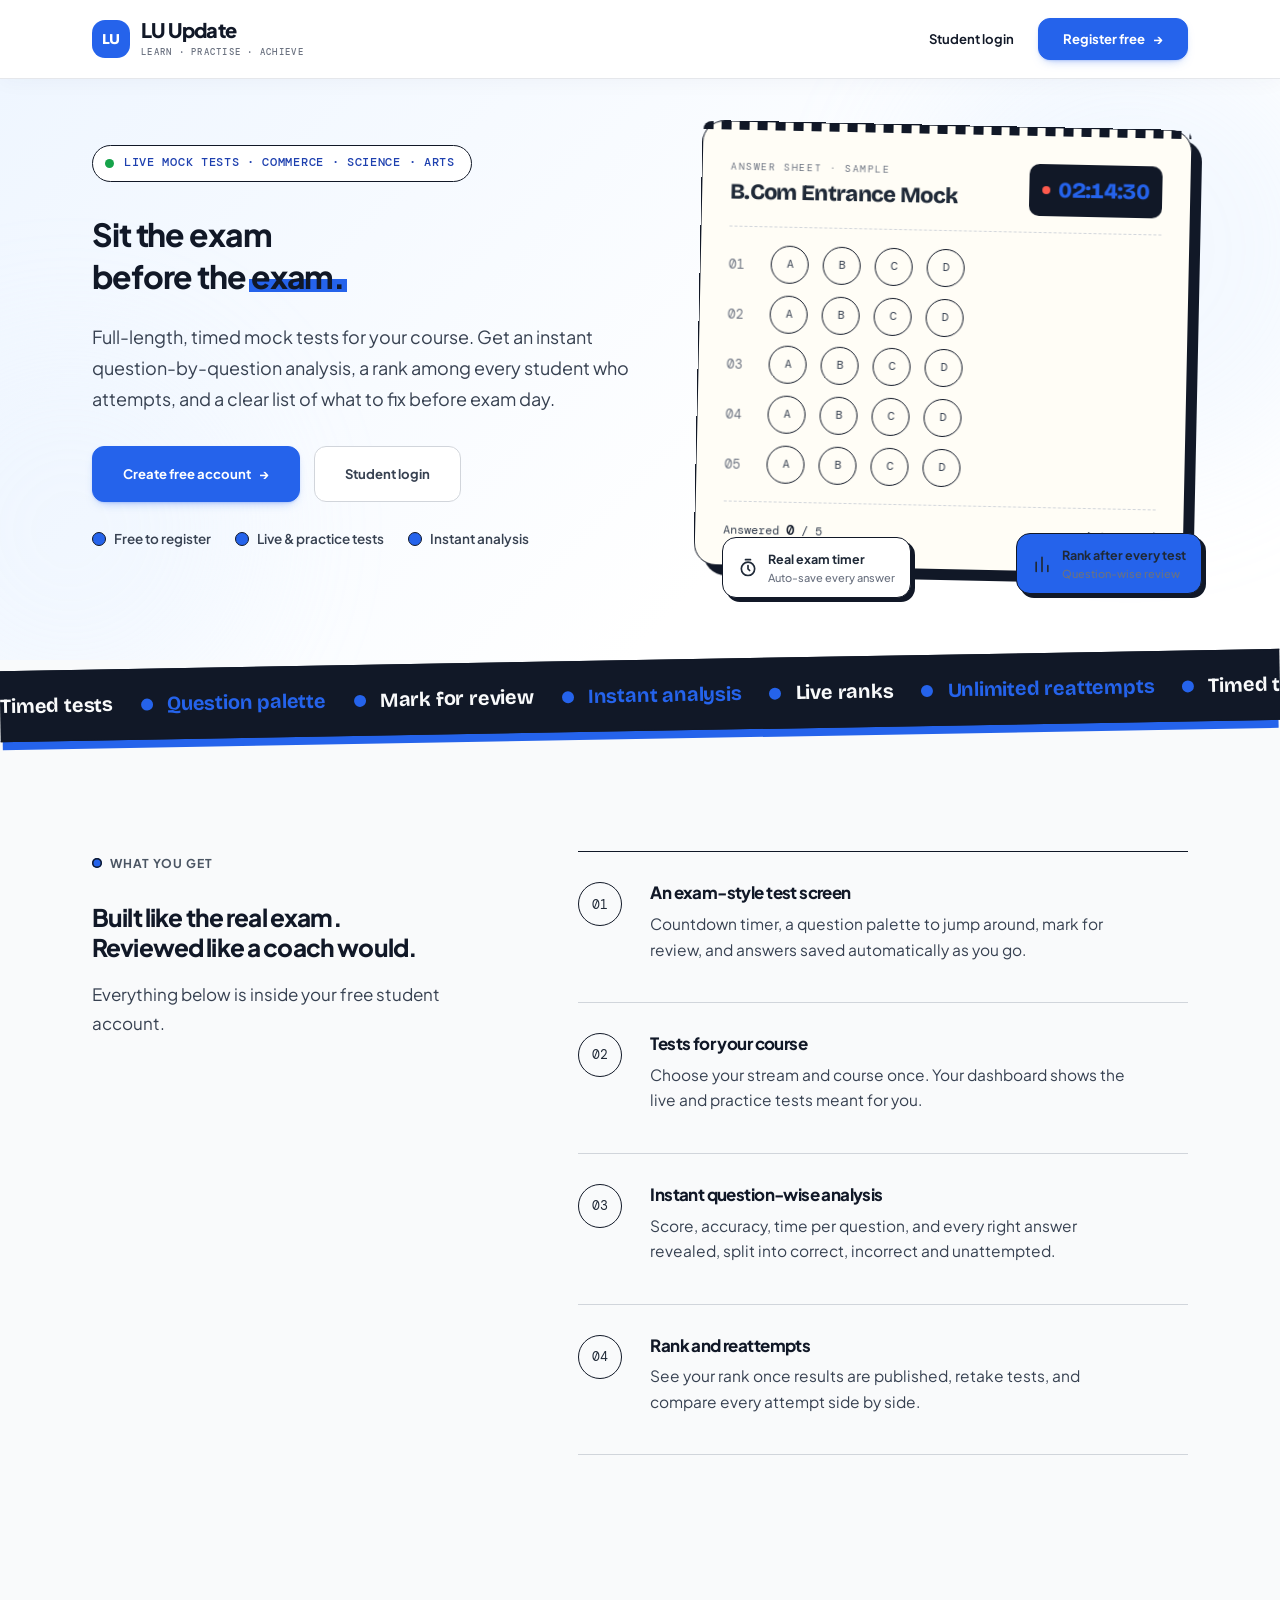
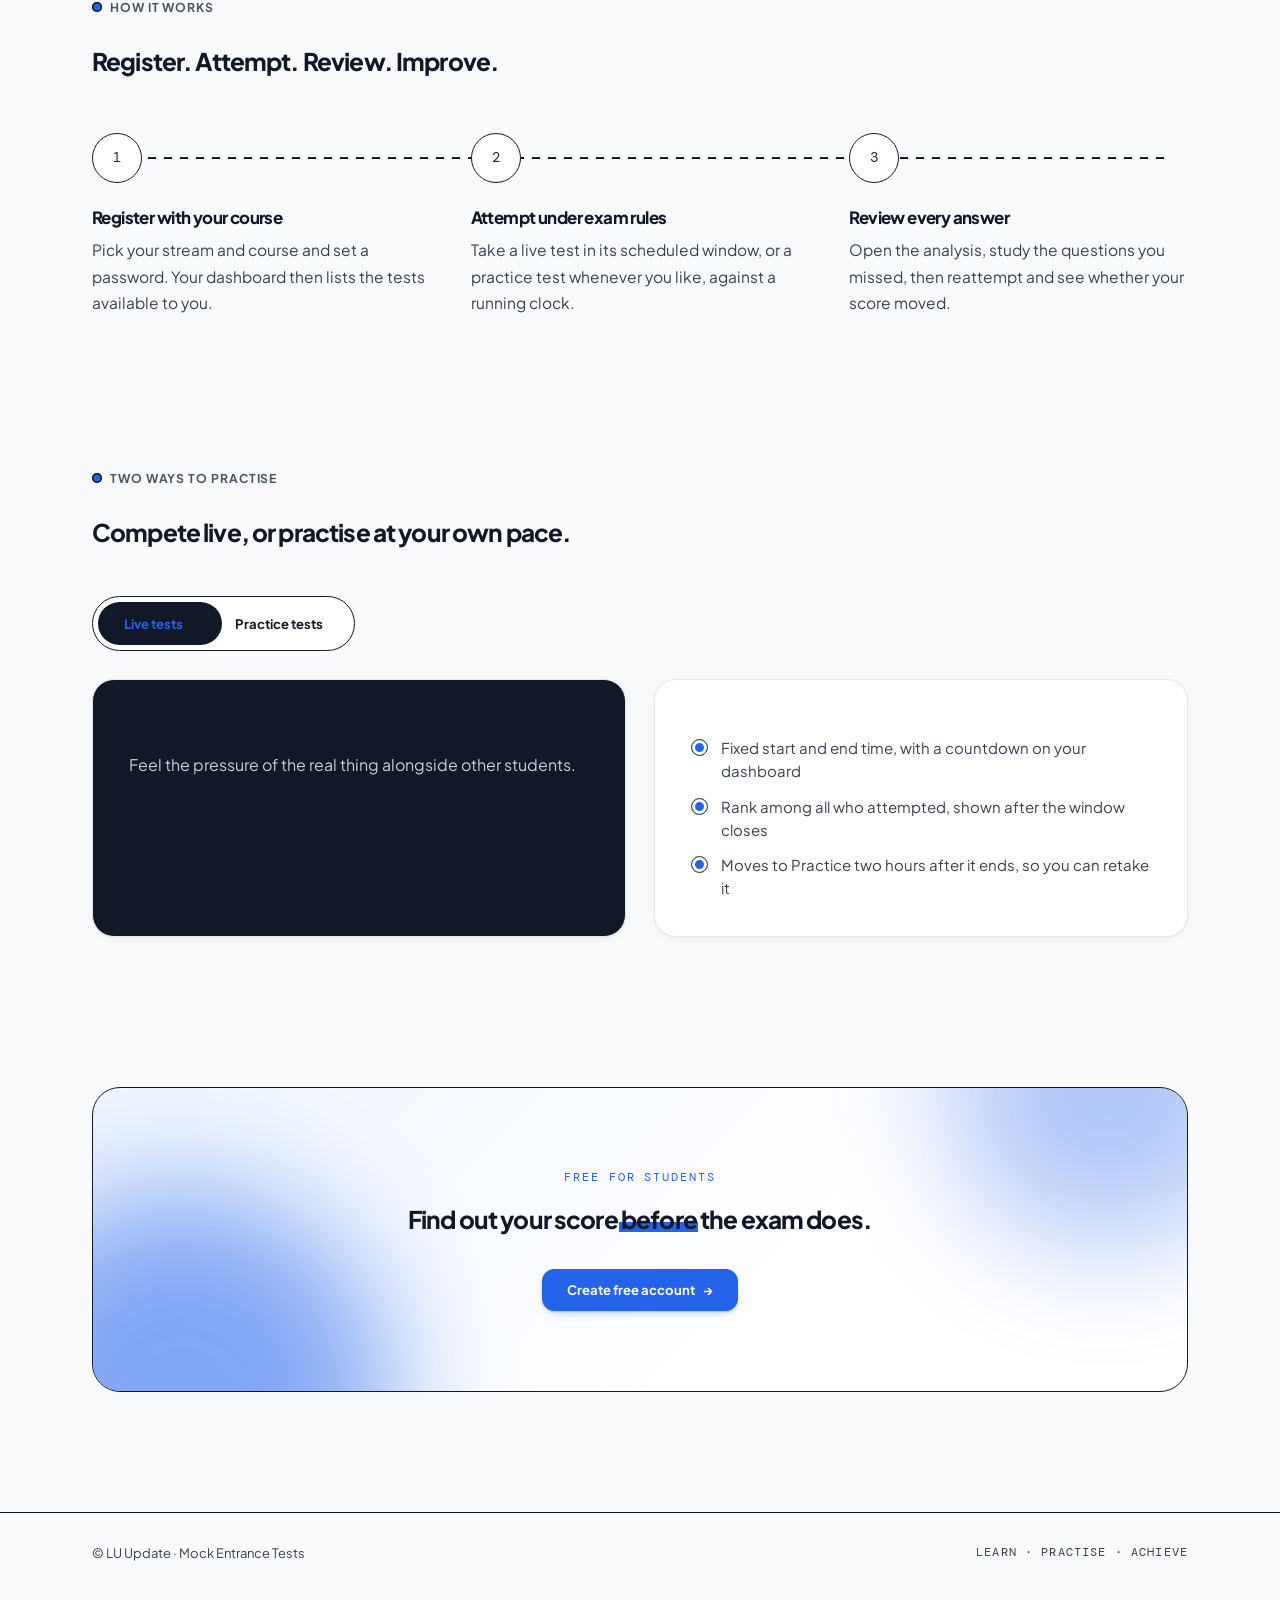
<file: index.html>
<!doctype html>
<html lang="en">
<head>
<meta charset="utf-8">
<meta name="viewport" content="width=device-width,initial-scale=1">
<meta name="theme-color" content="#f4efe3">
<meta name="description" content="Full-length timed mock tests for Commerce, Science and Arts entrance exams, with instant question-by-question analysis and ranks. Register free on LU Update.">
<title>LU Update | All India Mock Entrance Test</title>
<link rel="preconnect" href="https://fonts.googleapis.com">
<link rel="preconnect" href="https://fonts.gstatic.com" crossorigin>
<link href="https://fonts.googleapis.com/css2?family=Bricolage+Grotesque:opsz,wght@12..96,500;12..96,700;12..96,800&family=DM+Mono:wght@400;500&family=Plus+Jakarta+Sans:wght@400;500;600;700;800&display=swap" rel="stylesheet">
<link rel="stylesheet" href="style.css?v=sheet-1">
<link rel="stylesheet" href="theme.css?v=responsive-refresh-20261028-1">
<link rel="stylesheet" href="brand-system.css?v=blue-20261105-1">
<script>document.documentElement.classList.add("js")</script>
<script src="motion.js?v=lightweight-20261027-1" defer></script>
</head>
<body class="lp2">
<header class="lp2-header">
  <div class="lp2-wrap">
    <a class="brand" href="index.html" aria-label="LU Update home"><span class="brand-bubble">LU</span><span class="brand-text"><strong>LU Update</strong><small>LEARN · PRACTISE · ACHIEVE</small></span></a>
    <nav class="lp2-nav" aria-label="Student navigation"><a class="link" href="login.html">Student login</a><a class="btn primary" href="register.html">Register free <span aria-hidden="true">→</span></a></nav>
  </div>
</header>

<main>
<section class="lp2-hero">
  <div class="lp2-blob b1" aria-hidden="true"></div><div class="lp2-blob b2" aria-hidden="true"></div>
  <div class="lp2-wrap lp2-hero-grid">
    <div>
      <p class="lp2-pill"><i></i>LIVE MOCK TESTS · COMMERCE · SCIENCE · ARTS</p>
      <h1><span class="line"><span>Sit the exam</span></span><span class="line"><span>before the <span class="hl">exam.</span></span></span></h1>
      <p class="lp2-lead">Full-length, timed mock tests for your course. Get an instant question-by-question analysis, a rank among every student who attempts, and a clear list of what to fix before exam day.</p>
      <div class="lp2-actions"><a class="btn primary" href="register.html">Create free account <span aria-hidden="true">→</span></a><a class="btn secondary" href="login.html">Student login</a></div>
      <div class="lp2-trust"><span><i></i>Free to register</span><span><i></i>Live &amp; practice tests</span><span><i></i>Instant analysis</span></div>
    </div>

    <div class="omr-stage" aria-label="Animated preview of an answer sheet">
      <div class="omr" aria-hidden="true">
        <div class="omr-head"><div><small>ANSWER SHEET · SAMPLE</small><b>B.Com Entrance Mock</b></div><span class="omr-clock"><b>02:14:30</b></span></div>
        <div class="omr-rows">
          <div class="omr-row"><span class="q">01</span><i>A</i><i>B</i><i>C</i><i>D</i></div>
          <div class="omr-row"><span class="q">02</span><i>A</i><i>B</i><i>C</i><i>D</i></div>
          <div class="omr-row"><span class="q">03</span><i>A</i><i>B</i><i>C</i><i>D</i></div>
          <div class="omr-row"><span class="q">04</span><i>A</i><i>B</i><i>C</i><i>D</i></div>
          <div class="omr-row"><span class="q">05</span><i>A</i><i>B</i><i>C</i><i>D</i></div>
        </div>
        <div class="omr-foot"><span>Answered <b class="omr-count">0</b> / 5</span><span>Auto-saved</span></div>
        <div class="omr-stamp">SUBMITTED<small>RANK &amp; ANALYSIS READY</small></div>
      </div>
      <div class="omr-float f1" aria-hidden="true"><svg viewBox="0 0 24 24"><circle cx="12" cy="13" r="8"/><path d="M12 9v4l2 2M9 2h6"/></svg><span>Real exam timer<small>Auto-save every answer</small></span></div>
      <div class="omr-float f2" aria-hidden="true"><svg viewBox="0 0 24 24"><path d="M5 21V10M12 21V4M19 21v-7"/></svg><span>Rank after every test<small>Question-wise review</small></span></div>
    </div>
  </div>
</section>

<div class="lp2-marquee" aria-hidden="true"><div class="lp2-marquee-track">
  <span>Timed tests</span><span>Question palette</span><span>Mark for review</span><span>Instant analysis</span><span>Live ranks</span><span>Unlimited reattempts</span><span>Timed tests</span><span>Question palette</span><span>Mark for review</span><span>Instant analysis</span><span>Live ranks</span><span>Unlimited reattempts</span>
</div></div>

<section class="lp2-section">
  <div class="lp2-wrap lp2-split">
    <div class="sticky"><p class="eyebrow">WHAT YOU GET</p><h2>Built like the real exam. Reviewed like a coach would.</h2><p class="lp2-sub">Everything below is inside your free student account.</p></div>
    <div class="lp2-list">
      <article class="lp2-item"><span class="num">01</span><div><h3>An exam-style test screen</h3><p>Countdown timer, a question palette to jump around, mark for review, and answers saved automatically as you go.</p></div><span class="arr" aria-hidden="true">→</span></article>
      <article class="lp2-item"><span class="num">02</span><div><h3>Tests for your course</h3><p>Choose your stream and course once. Your dashboard shows the live and practice tests meant for you.</p></div><span class="arr" aria-hidden="true">→</span></article>
      <article class="lp2-item"><span class="num">03</span><div><h3>Instant question-wise analysis</h3><p>Score, accuracy, time per question, and every right answer revealed, split into correct, incorrect and unattempted.</p></div><span class="arr" aria-hidden="true">→</span></article>
      <article class="lp2-item"><span class="num">04</span><div><h3>Rank and reattempts</h3><p>See your rank once results are published, retake tests, and compare every attempt side by side.</p></div><span class="arr" aria-hidden="true">→</span></article>
    </div>
  </div>
</section>

<section class="lp2-section">
  <div class="lp2-wrap">
    <p class="eyebrow">HOW IT WORKS</p><h2>Register. Attempt. Review. Improve.</h2>
    <div class="lp2-steps">
      <article class="lp2-step"><span class="dot">1</span><h3>Register with your course</h3><p>Pick your stream and course and set a password. Your dashboard then lists the tests available to you.</p></article>
      <article class="lp2-step"><span class="dot">2</span><h3>Attempt under exam rules</h3><p>Take a live test in its scheduled window, or a practice test whenever you like, against a running clock.</p></article>
      <article class="lp2-step"><span class="dot">3</span><h3>Review every answer</h3><p>Open the analysis, study the questions you missed, then reattempt and see whether your score moved.</p></article>
    </div>
  </div>
</section>

<section class="lp2-section">
  <div class="lp2-wrap">
    <p class="eyebrow">TWO WAYS TO PRACTISE</p><h2>Compete live, or practise at your own pace.</h2>
    <div class="lp2-tabs" role="tablist"><span class="pill" aria-hidden="true"></span><button type="button" role="tab" aria-selected="true">Live tests</button><button type="button" role="tab" aria-selected="false">Practice tests</button></div>
    <div class="lp2-panels">
      <div class="lp2-panel on">
        <article class="lp2-card dark"><h3>Everyone, same window</h3><p>Feel the pressure of the real thing alongside other students.</p></article>
        <article class="lp2-card"><ul><li>Fixed start and end time, with a countdown on your dashboard</li><li>Rank among all who attempted, shown after the window closes</li><li>Moves to Practice two hours after it ends, so you can retake it</li></ul></article>
      </div>
      <div class="lp2-panel">
        <article class="lp2-card dark"><h3>Any time you are ready</h3><p>Open whenever you want, as many times as you want.</p></article>
        <article class="lp2-card"><ul><li>Same timer and same question palette as a live test</li><li>Resume an attempt if you were interrupted</li><li>Retake and compare attempts to see your progress</li></ul></article>
      </div>
    </div>
  </div>
</section>

<section class="lp2-cta-wrap"><div class="lp2-wrap"><div class="lp2-cta"><p class="kick">FREE FOR STUDENTS</p><h2>Find out your score <span class="hl">before</span> the exam does.</h2><a class="btn btn-gold" href="register.html">Create free account <span aria-hidden="true">→</span></a></div></div></section>
</main>

<footer class="lp2-footer"><div class="lp2-wrap"><span>© LU Update · Mock Entrance Tests</span><span class="mono">LEARN · PRACTISE · ACHIEVE</span></div></footer>
</body>
</html>
</file>
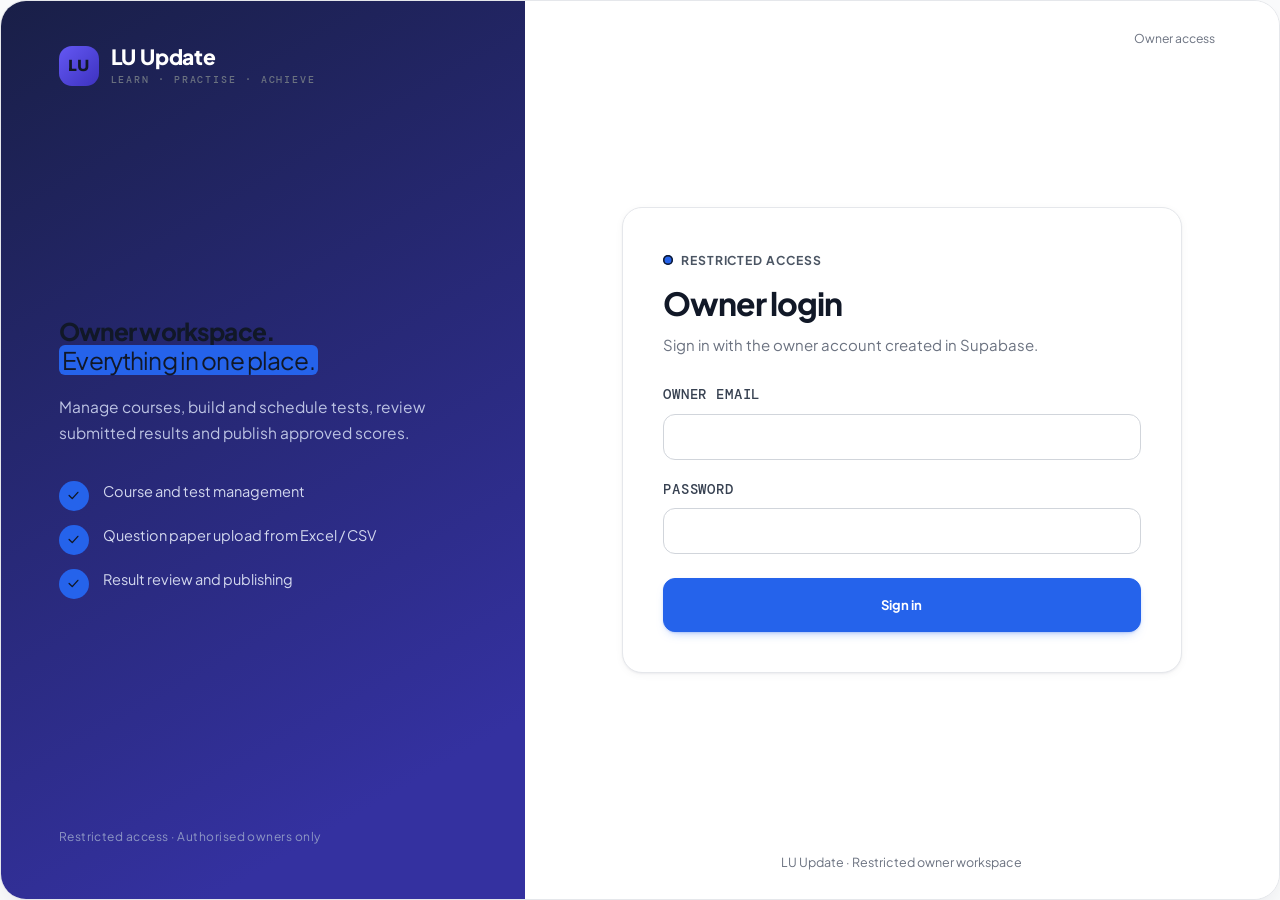
<file: admin.html>
<!doctype html><html lang="en"><head><meta charset="utf-8"><meta name="viewport" content="width=device-width,initial-scale=1"><meta name="theme-color" content="#f4efe3"><title>Owner Login | LU Update</title><link rel="preconnect" href="https://fonts.googleapis.com"><link rel="preconnect" href="https://fonts.gstatic.com" crossorigin><link href="https://fonts.googleapis.com/css2?family=Bricolage+Grotesque:opsz,wght@12..96,500;12..96,700;12..96,800&family=DM+Mono:wght@400;500&family=Plus+Jakarta+Sans:wght@400;500;600;700;800&display=swap" rel="stylesheet"><link rel="stylesheet" href="style.css?v=premium-1"><link rel="stylesheet" href="theme.css?v=responsive-refresh-20261028-1">
<link rel="stylesheet" href="brand-system.css?v=blue-20261105-1"><script>document.documentElement.classList.add("js")</script><script src="motion.js?v=sheet-1" defer></script><script src="config.js"></script><script type="module" src="app.js"></script></head><body class="auth-page"><div class="auth-shell"><aside class="auth-aside"><a class="brand" href="index.html"><span class="brand-mark">LU</span><span class="brand-text"><strong>LU Update</strong><small>LEARN · PRACTISE · ACHIEVE</small></span></a><div><h2>Owner workspace. <em>Everything in one place.</em></h2><p class="lede">Manage courses, build and schedule tests, review submitted results and publish approved scores.</p><ul class="auth-points"><li><span class="pt"><svg viewBox="0 0 24 24" aria-hidden="true"><path d="m5 12 5 5 9-10"></path></svg></span><span>Course and test management</span></li><li><span class="pt"><svg viewBox="0 0 24 24" aria-hidden="true"><path d="m5 12 5 5 9-10"></path></svg></span><span>Question paper upload from Excel / CSV</span></li><li><span class="pt"><svg viewBox="0 0 24 24" aria-hidden="true"><path d="m5 12 5 5 9-10"></path></svg></span><span>Result review and publishing</span></li></ul></div><p class="foot">Restricted access · Authorised owners only</p></aside><div class="auth-main"><div class="auth-top"><a class="brand mobile-brand" href="index.html"><span class="brand-mark">LU</span><span class="brand-text"><strong>LU Update</strong></span></a><span></span><span class="muted">Owner access</span></div><main class="auth-body"><form class="card auth-card" id="admin-login-form"><p class="eyebrow">RESTRICTED ACCESS</p><h1>Owner login</h1><p class="muted">Sign in with the owner account created in Supabase.</p><div id="message" class="status"></div><div class="field"><label for="email">Owner email</label><input id="email" type="email" required autocomplete="username"></div><div class="field"><label for="password">Password</label><input id="password" type="password" required autocomplete="current-password"></div><button class="btn primary full" type="submit">Sign in</button></form></main><footer>LU Update · Restricted owner workspace</footer></div></div></body></html>
</file>
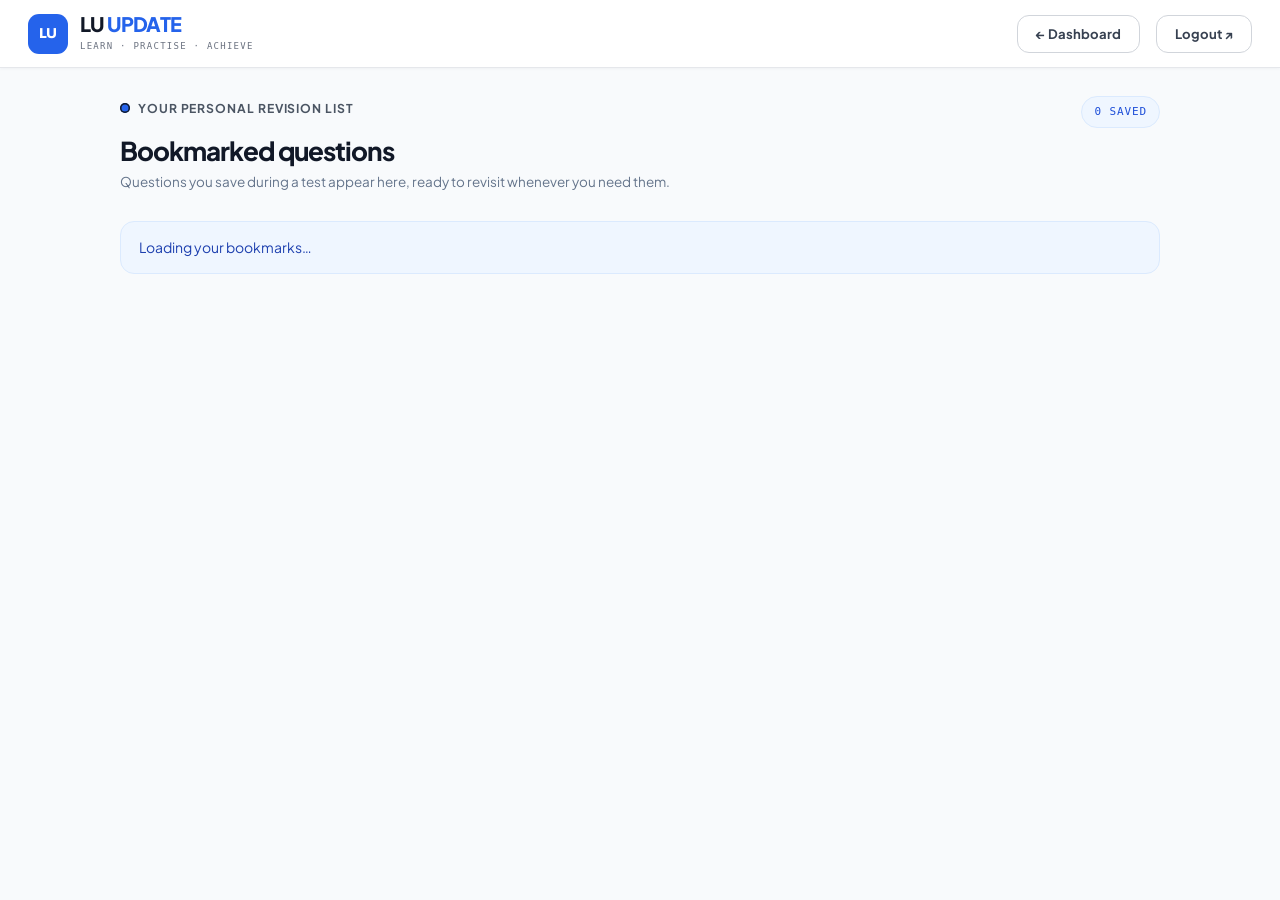
<file: bookmarks.html>
<!doctype html>
<html lang="en"><head><meta charset="utf-8"><meta name="viewport" content="width=device-width,initial-scale=1"><meta name="theme-color" content="#0d1430"><title>Bookmarked Questions | LU Update</title><link rel="preconnect" href="https://fonts.googleapis.com"><link rel="preconnect" href="https://fonts.gstatic.com" crossorigin><link href="https://fonts.googleapis.com/css2?family=Bricolage+Grotesque:opsz,wght@0,9..144,400;0,9..144,500;0,9..144,600;1,9..144,400&family=Plus+Jakarta+Sans:wght@400;500;600;700;800&display=swap" rel="stylesheet"><link rel="stylesheet" href="style.css?v=bookmarks-1"><link rel="stylesheet" href="theme.css?v=responsive-refresh-20261028-1">
<link rel="stylesheet" href="brand-system.css?v=blue-20261105-1"><link rel="stylesheet" href="student-clean.css?v=20261110-1"><script src="config.js?v=automatic-results-1"></script><script type="module" src="bookmarks.js?v=bookmarks-1"></script></head>
<body class="student-app"><header class="student-top"><a class="student-brand" href="dashboard.html"><span class="student-brand-mark">LU</span><span>LU <b>UPDATE</b><small>LEARN · PRACTISE · ACHIEVE</small></span></a><div class="student-top-actions"><a class="btn secondary" href="dashboard.html">← Dashboard</a><button class="btn secondary" id="logout">Logout ↗</button></div></header><main class="exam-wrap bookmarks-wrap"><div class="exam-title-row"><div><p class="eyebrow">YOUR PERSONAL REVISION LIST</p><h1>Bookmarked questions</h1><p class="exam-muted">Questions you save during a test appear here, ready to revisit whenever you need them.</p></div><span id="bookmark-count" class="student-chip">0 SAVED</span></div><div id="bookmark-message" class="exam-status">Loading your bookmarks…</div><section id="bookmark-list" class="bookmark-list"></section></main></body></html>
</file>
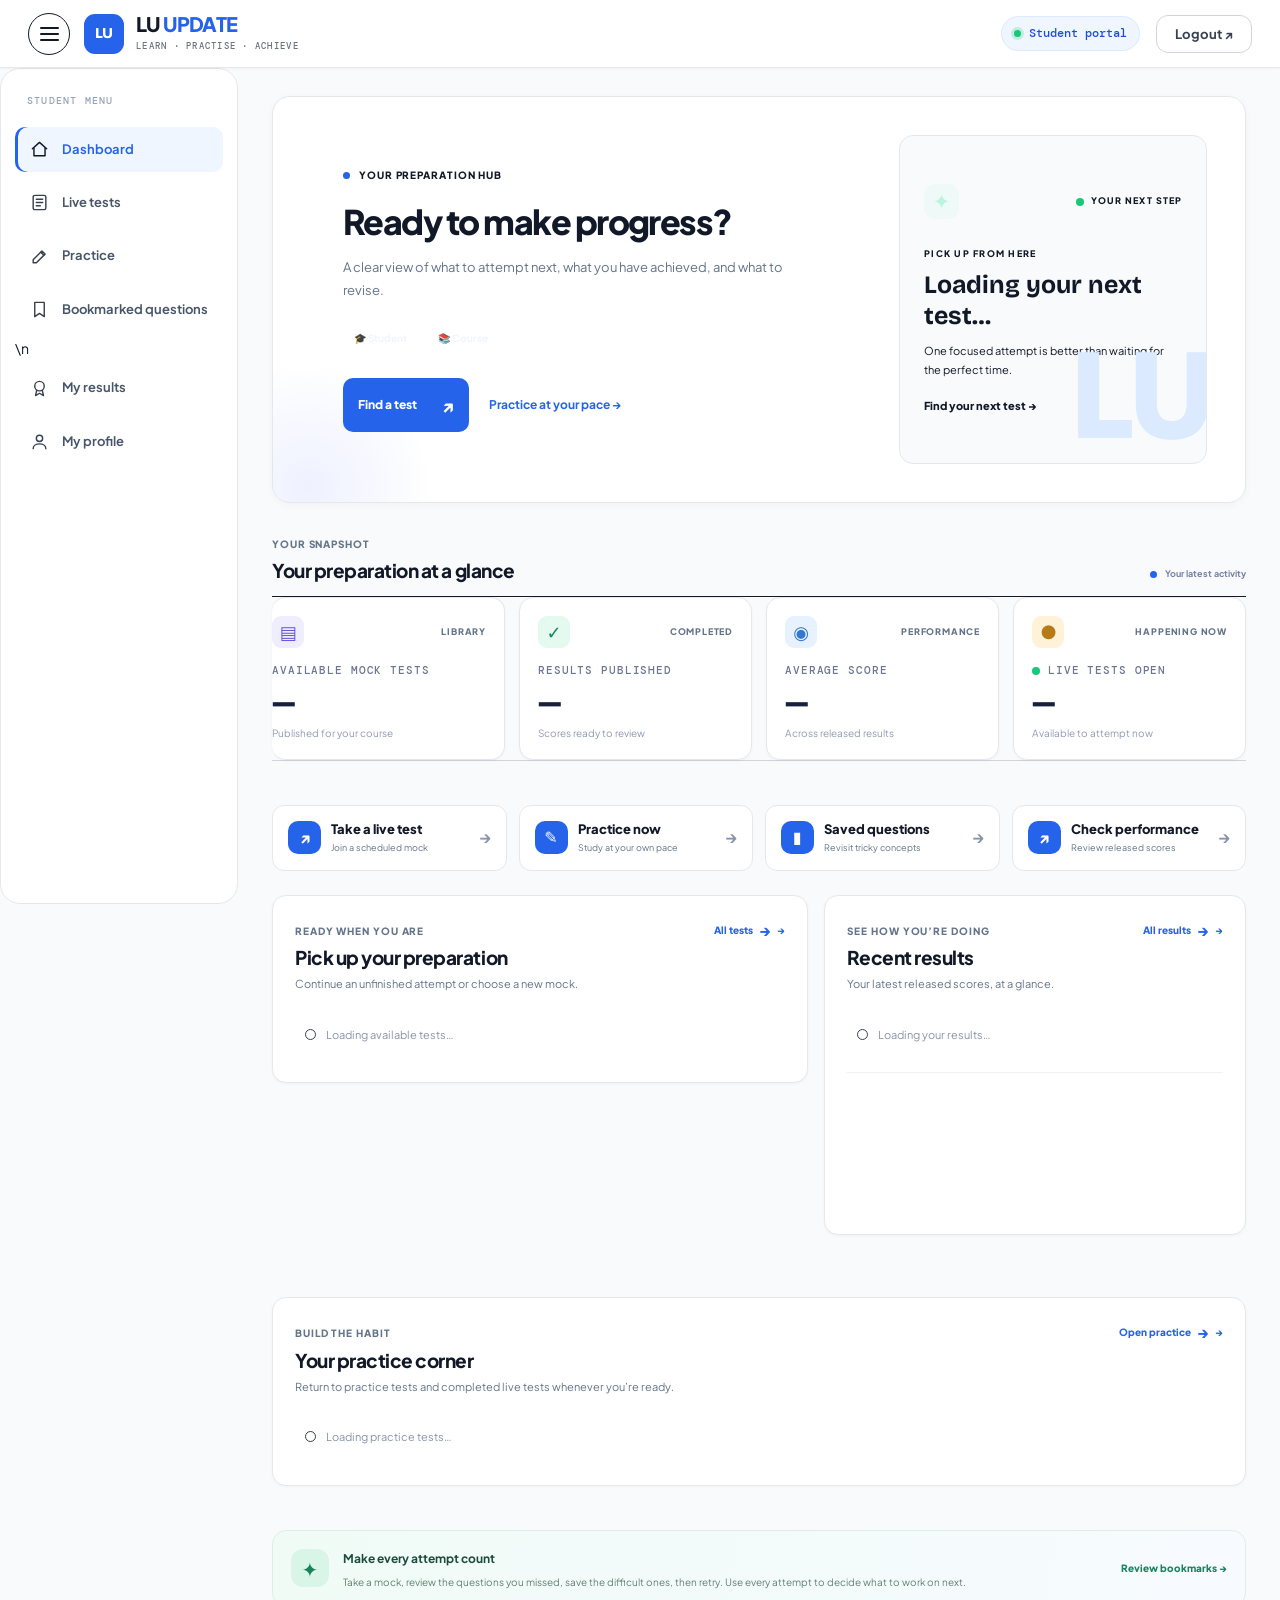
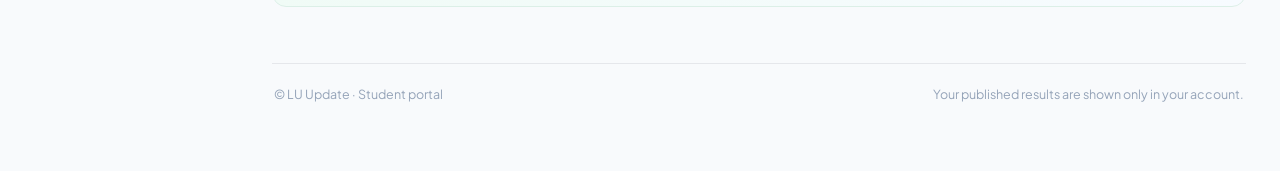
<file: dashboard.html>
<!doctype html>
<html lang="en">
<head>
<meta charset="utf-8"><meta name="viewport" content="width=device-width,initial-scale=1"><meta name="theme-color" content="#0d1430"><title>Student Dashboard | LU Update</title><link rel="preconnect" href="https://fonts.googleapis.com"><link rel="preconnect" href="https://fonts.gstatic.com" crossorigin><link href="https://fonts.googleapis.com/css2?family=Bricolage+Grotesque:opsz,wght@12..96,500;12..96,700;12..96,800&family=DM+Mono:wght@400;500&family=Fraunces:ital,opsz,wght@0,9..144,400;0,9..144,500;0,9..144,600;1,9..144,400&family=Plus+Jakarta+Sans:wght@400;500;600;700;800&display=swap" rel="stylesheet"><link rel="stylesheet" href="style.css?v=dashboard-command-centre-20261028-1"><link rel="stylesheet" href="theme.css?v=dashboard-refinement-20261028-2">
<link rel="stylesheet" href="brand-system.css?v=blue-20261105-1"><link rel="stylesheet" href="student-clean.css?v=20261110-1">
<script src="config.js?v=automatic-results-1"></script><script type="module" src="app.js?v=single-exam-window-20261027-1"></script>
</head>
<body class="student-app">
<header class="student-top"><button type="button" class="sidebar-toggle" id="student-sidebar-toggle" aria-label="Collapse sidebar" aria-controls="student-sidebar" aria-expanded="true"><span></span><span></span><span></span></button><a class="student-brand" href="index.html"><span class="student-brand-mark">LU</span><span>LU <b>UPDATE</b><small>LEARN · PRACTISE · ACHIEVE</small></span></a><div class="student-top-actions"><span class="student-online">Student portal</span><button class="btn secondary" id="logout">Logout ↗</button></div></header>
<div class="student-layout">
<aside class="student-sidebar" id="student-sidebar">
<div class="student-nav-title">STUDENT MENU</div>
<a class="student-nav active" href="#overview" data-view="overview"><span><svg class="ico" viewBox="0 0 24 24" aria-hidden="true"><path d="m3 11 9-8 9 8"/><path d="M5 10v10h14V10"/></svg></span> Dashboard</a>
<a class="student-nav" href="#tests" data-view="tests"><span><svg class="ico" viewBox="0 0 24 24" aria-hidden="true"><rect x="4" y="3" width="16" height="18" rx="2"/><path d="M8 8h8M8 12h8M8 16h5"/></svg></span> Live tests</a>
<a class="student-nav" href="#practice" data-view="practice"><span><svg class="ico" viewBox="0 0 24 24" aria-hidden="true"><path d="M4 20h4L19 9l-4-4L4 16v4Z"/><path d="m13.5 6.5 4 4"/></svg></span> Practice</a>
<a class="student-nav" href="bookmarks.html"><span><svg class="ico" viewBox="0 0 24 24" aria-hidden="true"><path d="M6 3h12v18l-6-4-6 4Z"/></svg></span> Bookmarked questions</a>\n<a class="student-nav" href="#results" data-view="results"><span><svg class="ico" viewBox="0 0 24 24" aria-hidden="true"><circle cx="12" cy="9" r="6"/><path d="m8.5 14-1.5 7 5-3 5 3-1.5-7"/></svg></span> My results</a>
<a class="student-nav" href="#profile" data-view="profile"><span><svg class="ico" viewBox="0 0 24 24" aria-hidden="true"><circle cx="12" cy="8" r="4"/><path d="M4 21c0-4 4-6 8-6s8 2 8 6"/></svg></span> My profile</a>
<div class="student-side-help"><strong>Keep moving forward</strong><p>Build a steady routine, attempt tests when available, and review your released results.</p></div>
</aside>
<main class="student-main">
<div id="message" class="status"></div>
<section class="student-view active" id="view-overview" data-view-panel="overview">
  <section id="student-overview" class="dash-welcome">
    <div class="dash-welcome-main">
      <div class="dash-kicker"><span class="dash-kicker-dot"></span> YOUR PREPARATION HUB</div>
      <h1 id="welcome">Ready to make progress?</h1>
      <p>A clear view of what to attempt next, what you have achieved, and what to revise.</p>
      <div class="dash-course-tags"><span id="hero-stream-badge">🎓 Student</span><span id="hero-course-badge">📚 Course</span></div>
      <div class="dash-welcome-actions"><a href="#tests" data-open-view="tests" class="dash-primary-action">Find a test <span>↗</span></a><a href="#practice" data-open-view="practice" class="dash-text-action">Practice at your pace →</a></div>
    </div>
    <div class="dash-focus-card">
      <div class="dash-focus-top"><span class="dash-focus-symbol">✦</span><span id="hero-live-label" class="dash-focus-label"><span class="live-status-dot" aria-hidden="true"></span><span id="hero-live-text">YOUR NEXT STEP</span></span></div>
      <span class="dash-focus-caption">PICK UP FROM HERE</span>
      <strong id="hero-course">Loading your next test…</strong>
      <p>One focused attempt is better than waiting for the perfect time.</p>
      <a href="#tests" id="hero-cta" data-open-view="tests">Find your next test →</a>
      <div class="dash-focus-decoration" aria-hidden="true">LU</div>
    </div>
  </section>

  <section class="dash-section-heading"><div><span class="dash-section-eyebrow">YOUR SNAPSHOT</span><h2>Your preparation at a glance</h2></div><span class="dash-live-note"><i></i> Your latest activity</span></section>
  <section class="student-stat-grid dashboard-stats dash-stats">
    <article class="student-stat dash-stat-card"><div class="dash-stat-top"><span class="dash-stat-icon dash-violet">▤</span><span class="dash-stat-tag">LIBRARY</span></div><span>Available mock tests</span><strong id="stat-tests">—</strong><small>Published for your course</small></article>
    <article class="student-stat dash-stat-card"><div class="dash-stat-top"><span class="dash-stat-icon dash-mint">✓</span><span class="dash-stat-tag">COMPLETED</span></div><span>Results published</span><strong id="stat-results">—</strong><small>Scores ready to review</small></article>
    <article class="student-stat dash-stat-card"><div class="dash-stat-top"><span class="dash-stat-icon dash-blue">◉</span><span class="dash-stat-tag">PERFORMANCE</span></div><span>Average score</span><strong id="stat-average">—</strong><small>Across released results</small></article>
    <article class="student-stat dash-stat-card dash-stat-live"><div class="dash-stat-top"><span class="dash-stat-icon dash-amber">●</span><span class="dash-stat-tag">HAPPENING NOW</span></div><span>Live tests open</span><strong id="stat-live">—</strong><small>Available to attempt now</small></article>
  </section>

  <section class="dash-quick-actions" aria-label="Quick actions">
    <a href="#tests" data-open-view="tests" class="dash-quick-link"><span class="dash-quick-icon">↗</span><span><strong>Take a live test</strong><small>Join a scheduled mock</small></span><b>→</b></a>
    <a href="#practice" data-open-view="practice" class="dash-quick-link"><span class="dash-quick-icon dash-quick-green">✎</span><span><strong>Practice now</strong><small>Study at your own pace</small></span><b>→</b></a>
    <a href="bookmarks.html" class="dash-quick-link"><span class="dash-quick-icon dash-quick-orange">▮</span><span><strong>Saved questions</strong><small>Revisit tricky concepts</small></span><b>→</b></a>
    <a href="#results" data-open-view="results" class="dash-quick-link"><span class="dash-quick-icon dash-quick-blue">↗</span><span><strong>Check performance</strong><small>Review released scores</small></span><b>→</b></a>
  </section>

  <div class="student-grid dashboard-overview-grid dash-content-grid">
    <section class="student-panel dash-panel"><div class="student-panel-head"><div><span class="dash-section-eyebrow">READY WHEN YOU ARE</span><h2>Pick up your preparation</h2><p>Continue an unfinished attempt or choose a new mock.</p></div><a href="#tests" data-open-view="tests" class="student-panel-link">All tests <span>→</span></a></div><div id="overview-tests"><div class="student-results-empty">Loading available tests…</div></div></section>
    <section class="student-panel dash-panel dash-results-panel"><div class="student-panel-head"><div><span class="dash-section-eyebrow">SEE HOW YOU’RE DOING</span><h2>Recent results</h2><p>Your latest released scores, at a glance.</p></div><a href="#results" data-open-view="results" class="student-panel-link">All results <span>→</span></a></div><div id="overview-results"><div class="student-results-empty">Loading your results…</div></div><div id="results-chart" class="results-mini-chart" aria-label="Recent result percentages"></div></section>
  </div>

  <section class="student-panel practice-overview-panel dash-panel dash-practice-panel"><div class="student-panel-head"><div><span class="dash-section-eyebrow">BUILD THE HABIT</span><h2>Your practice corner</h2><p>Return to practice tests and completed live tests whenever you’re ready.</p></div><a href="#practice" data-open-view="practice" class="student-panel-link">Open practice <span>→</span></a></div><div id="overview-practice" class="practice-overview-grid"><div class="student-results-empty">Loading practice tests…</div></div></section>
  <section class="dash-study-nudge"><span class="dash-nudge-icon">✦</span><div><strong>Make every attempt count</strong><p>Take a mock, review the questions you missed, save the difficult ones, then retry. Use every attempt to decide what to work on next.</p></div><a href="bookmarks.html">Review bookmarks →</a></section>
</section>
<section class="student-view" id="view-tests" data-view-panel="tests">
<section id="tests-section" class="student-panel"><div class="student-panel-head"><div><div class="student-label">TEST CENTRE</div><h2>Live tests</h2><p>Upcoming and recently completed live tests appear here. Tests move to Practice two hours after their scheduled end.</p></div><span class="student-chip">LIVE TESTS</span></div><div class="student-filter-row"><input id="test-search" type="search" placeholder="Search live tests…" aria-label="Search live tests"><select id="test-subject-filter" aria-label="Filter live tests by subject"><option value="all">All subjects</option></select></div><div id="tests"><div class="item">Loading tests…</div></div><div id="test-filter-empty" class="student-results-empty" hidden>No tests match your search. Try another title or filter.</div></section>
</section>
<section class="student-view" id="view-practice" data-view-panel="practice">
 <section class="practice-hero">
  <div class="practice-hero-copy"><span class="practice-eyebrow">SELF-PACED PREPARATION</span><h1>Practice tests</h1><p>All published practice tests and completed live tests are available here. Attempt them at your own pace and review your performance.</p></div>
  <div class="practice-hero-stats"><div><strong id="practice-count-total">—</strong><span>Total tests</span></div><div><strong id="practice-count-practice">—</strong><span>Practice</span></div><div><strong id="practice-count-past">—</strong><span>Past live tests</span></div></div>
 </section>
 <section id="practice-section" class="practice-content-panel">
  <div class="practice-toolbar"><div class="practice-tabs" role="group" aria-label="Filter practice tests"><button type="button" class="practice-tab active" data-practice-filter="all">All tests <span id="practice-tab-total">—</span></button><button type="button" class="practice-tab" data-practice-filter="practice">Practice <span id="practice-tab-practice">—</span></button><button type="button" class="practice-tab" data-practice-filter="past">Past live tests <span id="practice-tab-past">—</span></button></div><label class="practice-search"><span aria-hidden="true"><svg class="ico" viewBox="0 0 24 24" aria-hidden="true"><circle cx="11" cy="11" r="7"/><path d="m20 20-3.5-3.5"/></svg></span><input id="practice-search" type="search" placeholder="Search tests" aria-label="Search practice tests"></label><select id="practice-subject-filter" class="practice-subject-filter" aria-label="Filter practice tests by subject"><option value="all">All subjects</option></select></div>
  <div id="practice-tests"><div class="item">Loading published practice tests…</div></div><div id="practice-empty-filter" class="student-results-empty" hidden>No tests match this filter. Try another search.</div>
 </section>
</section>
<section class="student-view" id="view-results" data-view-panel="results">
<section id="results-section" class="student-panel"><div class="student-panel-head"><div><div class="student-label">PERFORMANCE</div><h2>My published results</h2><p>Your released scores and ranks appear here.</p></div><span class="student-chip">MY RESULTS</span></div><div id="results"><div class="student-results-empty">Loading your published results…</div></div></section>
</section>
<section class="student-view" id="view-profile" data-view-panel="profile">
<div class="profile-breadcrumb"><span>Dashboard</span><b>/</b><strong>My profile</strong></div>
<section class="profile-hero">
 <div class="profile-hero-cover"></div>
 <div class="profile-hero-main">
  <div class="profile-avatar" id="profile-avatar">S</div>
  <div class="profile-identity"><span class="profile-eyebrow">ACCOUNT DETAILS</span><h1 id="profile-banner-name">My profile</h1><p id="profile-line">Your course · Stream · City</p></div>
  <div class="profile-completion"><div class="profile-ring"><strong id="profile-completion-percent">—</strong></div><div><strong>Profile complete</strong><span id="profile-completion-count">Checking your details</span></div></div>
  <button class="btn primary profile-edit-hero" type="button" id="edit-profile-btn"><svg class="ico" viewBox="0 0 24 24" aria-hidden="true"><path d="M4 20h4L19 9l-4-4L4 16v4Z"/></svg> Edit profile</button>
 </div>
 <div class="profile-hero-foot">Review your registration details and keep your information up to date.</div>
</section>
<div class="profile-columns">
 <div class="profile-primary-column">
  <section class="student-panel profile-info-panel"><div class="student-panel-head"><div><h2>Personal information</h2></div></div>
   <div id="profile-view" class="student-profile-grid profile-detail-grid">
    <div class="student-profile-field"><span>Full name</span><strong id="profile-name">Loading…</strong></div>
    <div class="student-profile-field"><span>Date of birth <em>🔒 Locked</em></span><strong id="profile-dob">—</strong></div>
    <div class="student-profile-field"><span>City</span><strong id="profile-city">—</strong></div>
    <div class="student-profile-field"><span>State</span><strong id="profile-state">—</strong></div>
   </div>
  </section>
  <section class="student-panel profile-info-panel"><div class="student-panel-head"><div><h2>Academic details</h2></div></div>
   <div class="student-profile-grid profile-detail-grid">
    <div class="student-profile-field"><span>Course / entrance exam</span><strong id="profile-course">—</strong></div>
    <div class="student-profile-field"><span>Stream</span><strong id="profile-stream">—</strong></div>
    <div class="student-profile-field"><span>Highest qualification</span><strong id="profile-qualification">—</strong></div>
   </div>
  </section>
  <form id="profile-edit-form" hidden class="student-panel profile-edit-panel">
   <div class="student-panel-head"><div><h2>Edit profile details</h2><p>Update your personal and academic information below.</p></div></div>
   <div class="student-profile-form-grid">
    <label>Full name<input id="edit-full-name" maxlength="120" required></label>
    <label>Mobile number (cannot edit)<input id="edit-mobile" disabled></label>
    <label>Date of birth (cannot edit)<input id="edit-dob" type="date" disabled></label>
    <label>Stream<select id="edit-stream" required><option value="Commerce">Commerce</option><option value="Science">Science</option><option value="Arts">Arts</option></select></label>
    <label>Search course<input id="edit-course-search" type="search" placeholder="Type to find your course" autocomplete="off"></label>
    <label>Course / entrance exam<select id="edit-course" required disabled><option value="">Choose stream first</option></select></label>
    <label>Highest qualification<input id="edit-qualification" maxlength="100" required></label>
    <label>City<input id="edit-city" maxlength="100" required></label>
    <label>State<input id="edit-state" maxlength="100" required></label>
    <label class="student-consent"><input id="edit-marketing" type="checkbox"> I agree to receive LU Update announcements and learning updates.</label>
   </div>
   <div class="student-profile-form-actions"><button class="btn primary" type="submit" id="save-profile-btn">Save changes</button><button class="btn secondary" type="button" id="cancel-profile-btn">Cancel</button></div>
   <p class="student-profile-note">Mobile number and date of birth cannot be changed here because they are linked to your login.</p>
  </form>
 </div>
 <aside class="profile-secondary-column">
  <section class="student-panel profile-side-card"><div class="profile-side-title"><span><svg class="ico" viewBox="0 0 24 24" aria-hidden="true"><circle cx="12" cy="8" r="4"/><path d="M4 21c0-4 4-6 8-6s8 2 8 6"/></svg></span><h2>Login details</h2></div>
   <div class="profile-login-label">Mobile number <em>Locked</em></div><strong class="profile-login-value" id="profile-mobile">—</strong>
   <div class="profile-profile-note">Your mobile number and date of birth are protected account details and cannot be edited here.</div>
  </section>
  <section class="student-panel profile-side-card"><div class="profile-side-title"><span><svg class="ico" viewBox="0 0 24 24" aria-hidden="true"><rect x="3" y="5" width="18" height="14" rx="2"/><path d="m3 7 9 6 9-6"/></svg></span><h2>Communications</h2></div>
   <div class="profile-communication-row"><div><strong>LU Update communications</strong><span id="profile-marketing">—</span></div><span class="profile-status-pill" id="profile-communication-status">—</span></div>
   <p class="profile-communication-help">Manage learning updates and announcements using Edit profile.</p>
  </section>
  <section class="profile-tip-card"><strong>Keep moving forward</strong><p>Build a steady routine, attempt tests regularly and review your results.</p></section>
 </aside>
</div>
</section>
<footer class="student-footer"><span>© LU Update · Student portal</span><span>Your published results are shown only in your account.</span></footer>
</main></div>
<script>
(function(){
 const search=document.getElementById('test-search'),filter=document.getElementById('test-filter'),subjectFilter=document.getElementById('test-subject-filter'),list=document.getElementById('tests'),empty=document.getElementById('test-filter-empty');
 function applyFilter(){if(!list)return;const q=(search?.value||'').trim().toLowerCase(),kind=filter?.value||'all',subject=subjectFilter?.value||'all';let shown=0;[...list.children].forEach(card=>{const text=(card.textContent||'').toLowerCase();const isPractice=text.includes('practice');const matchesText=text.includes(q);const matchesType=kind==='all'||(kind==='practice'?isPractice:!isPractice);const matchesSubject=subject==='all'||(card.querySelector('.student-test-card-head')?.textContent||'').includes(subject);const visible=matchesText&&matchesType&&matchesSubject;card.hidden=!visible;if(visible&&!text.includes('loading tests')&&!text.includes('no published tests'))shown++});if(empty)empty.hidden=shown>0||(!q&&kind==='all')}
 if(search)search.addEventListener('input',applyFilter);if(filter)filter.addEventListener('change',applyFilter);if(subjectFilter)subjectFilter.addEventListener('change',applyFilter);
 if(list){new MutationObserver(applyFilter).observe(list,{childList:true,subtree:true});}
 function showView(name){document.querySelectorAll('[data-view-panel]').forEach(panel=>panel.classList.toggle('active',panel.dataset.viewPanel===name));document.querySelectorAll('.student-nav').forEach(link=>link.classList.toggle('active',link.dataset.view===name));window.scrollTo({top:0,behavior:'smooth'});history.replaceState(null,'','#'+name)}document.addEventListener('click',function(e){const link=e.target.closest('[data-view],[data-open-view]');if(!link)return;const name=link.dataset.view||link.dataset.openView;if(!name)return;e.preventDefault();showView(name)});
})();
</script>
</body></html>
</file>
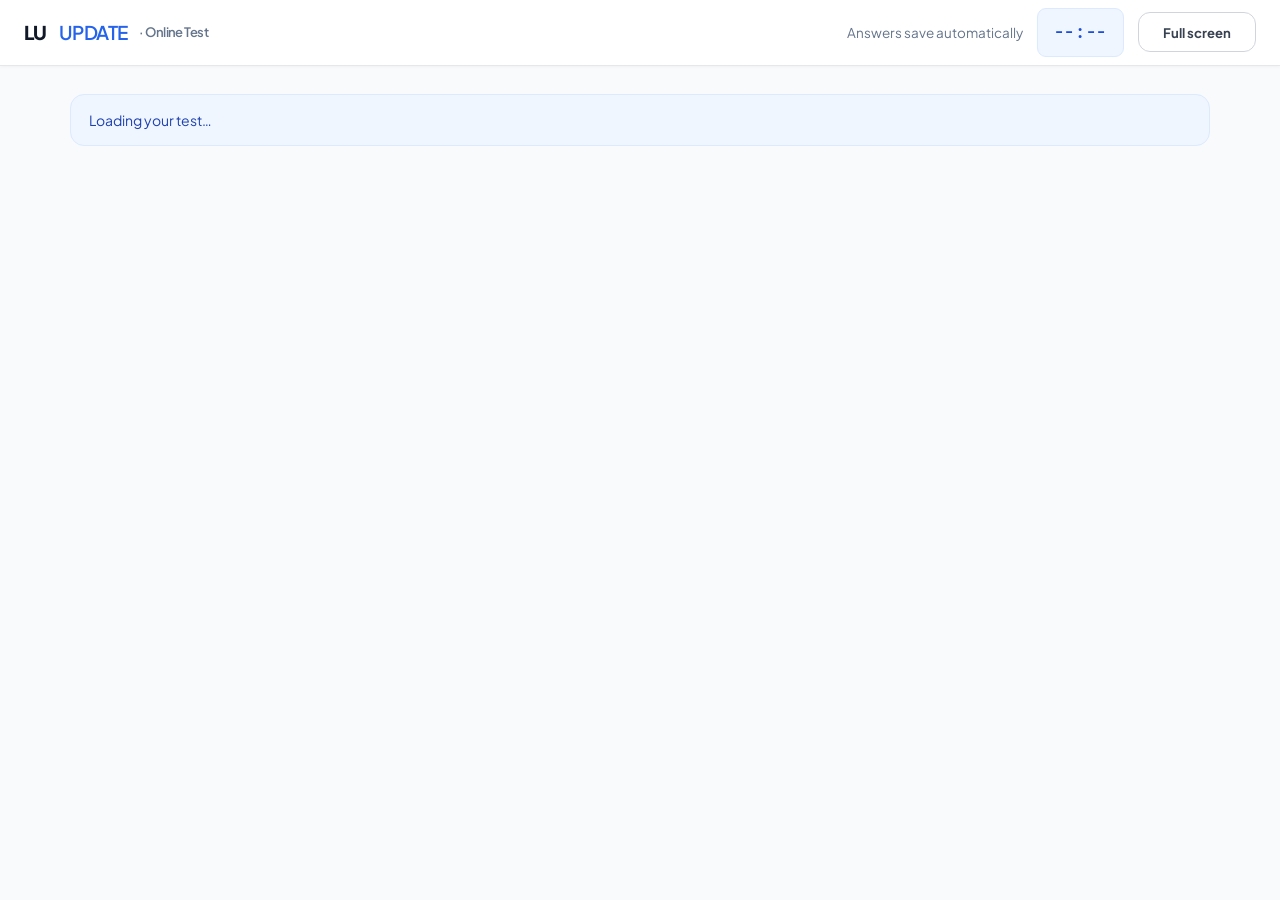
<file: exam.html>
<!doctype html>
<html lang="en"><head><meta charset="utf-8"><meta name="viewport" content="width=device-width,initial-scale=1"><meta name="theme-color" content="#0d1430"><title>LU Update | Online Test</title><link rel="preconnect" href="https://fonts.googleapis.com"><link rel="preconnect" href="https://fonts.gstatic.com" crossorigin><link href="https://fonts.googleapis.com/css2?family=Bricolage+Grotesque:opsz,wght@12..96,500;12..96,700;12..96,800&family=DM+Mono:wght@400;500&family=Fraunces:ital,opsz,wght@0,9..144,400;0,9..144,500;0,9..144,600;1,9..144,400&family=Plus+Jakarta+Sans:wght@400;500;600;700;800&display=swap" rel="stylesheet"><link rel="stylesheet" href="style.css?v=question-time-visible-20261027-3"><link rel="stylesheet" href="theme.css?v=responsive-refresh-20261028-1">
<link rel="stylesheet" href="brand-system.css?v=blue-20261105-1"><link rel="stylesheet" href="student-clean.css?v=20261110-1"><script src="config.js?v=automatic-results-1"></script><script type="module" src="exam.js?v=loading-stage-diagnostics-20261028-1"></script></head>
<body class="exam-app"><header class="exam-top"><a class="exam-brand" href="dashboard.html">LU <b>UPDATE</b> <span class="exam-muted">· Online Test</span></a><div class="exam-top-meta"><span id="save-status" class="exam-muted">Answers save automatically</span><span id="exam-clock" class="exam-clock">--:--</span><button id="exam-fullscreen" class="btn secondary" type="button">Full screen</button><button id="top-submit-test" class="btn primary exam-hidden" type="button">Submit test</button></div></header>
<main class="exam-wrap"><div id="exam-message" class="exam-status">Loading your test…</div>
<section id="exam-workspace" class="exam-hidden"><div class="exam-title-row"><div><h1 id="exam-test-title">Test</h1><div id="exam-test-meta" class="exam-muted"></div></div><div id="exam-progress" class="exam-muted"></div></div>
<div class="exam-grid"><section class="exam-card" id="question-area"><div id="question-kicker" class="exam-question-kicker"></div><div id="question-time-taken" class="exam-muted question-time-taken">Time on this question: 0m 0s</div><div id="tab-switch-warning" class="exam-status exam-hidden" role="alert" aria-live="polite"></div><h2 id="question-text" class="exam-question-text"></h2><div id="question-table"></div><div id="question-options" class="exam-options"></div><div class="exam-actions"><button id="previous-question" class="btn secondary" type="button">← Previous</button><button id="clear-answer" class="btn secondary" type="button">Clear answer</button><button id="mark-review" class="btn secondary" type="button">Mark for review</button><button id="bookmark-question" class="btn secondary bookmark-question" type="button" aria-pressed="false">☆ Bookmark question</button><button id="next-question" class="btn primary" type="button">Next →</button></div></section>
<aside class="exam-card exam-question-panel"><h2>Question panel</h2><p class="exam-muted">Select a number to jump to that question.</p><div id="question-numbers" class="exam-number-grid"></div><div class="exam-legend"><span>Current question</span><span>Answered</span><span style="color:#8a4d00">Marked for review</span></div><button id="submit-test" class="btn primary exam-submit" type="button">Submit test</button><p class="exam-muted">You can submit at any time. Unanswered questions receive no marks.</p></aside></div></section>
<section id="analysis-workspace" class="exam-card exam-hidden"><div class="exam-title-row"><div><h1 id="analysis-title">Test analysis</h1><p class="exam-muted">Your submitted answers compared with the correct answers.</p></div><a href="dashboard.html" class="btn secondary">Back to dashboard</a></div><div id="analysis-score" class="analysis-score"></div><div id="analysis-stats" class="analysis-stats"></div><section class="analysis-chart-card analysis-time-card"><div class="analysis-chart-heading"><div><span class="analysis-chart-eyebrow">TIME MANAGEMENT</span><h2>How you used your time</h2></div><span class="analysis-chart-badge">Pacing</span></div><div id="analysis-time-management"></div></section><section class="analysis-chart-card analysis-comparison-card"><div class="analysis-chart-heading"><div><span class="analysis-chart-eyebrow">ATTEMPT COMPARISON</span><h2>Progress since your previous attempt</h2></div><span class="analysis-chart-badge">Same test</span></div><div id="analysis-comparison-summary"></div></section><div class="analysis-insights"><section class="analysis-chart-card"><div class="analysis-chart-heading"><div><span class="analysis-chart-eyebrow">ANSWER BREAKDOWN</span><h2>How you performed</h2></div><span class="analysis-chart-badge">This attempt</span></div><div id="analysis-breakdown-chart" class="analysis-breakdown-chart"></div><div id="analysis-breakdown-legend" class="analysis-breakdown-legend"></div></section><section class="analysis-chart-card"><div class="analysis-chart-heading"><div><span class="analysis-chart-eyebrow">PROGRESS TRACKER</span><h2>Score across attempts</h2></div><span class="analysis-chart-badge">Same test</span></div><div id="analysis-score-trend" class="analysis-score-trend"></div></section></div><h2 class="analysis-history-title">Compare all attempts</h2><p class="exam-muted">Each submission is saved separately. Select an earlier attempt to compare performance.</p><div id="analysis-history" class="analysis-history"></div><div class="analysis-grid"><section class="exam-card analysis-detail"><div id="analysis-question-kicker" class="exam-question-kicker"></div><h2 id="analysis-question-text"></h2><div id="analysis-question-time" class="exam-muted question-time-taken">Time spent on this question: 0s</div><div id="analysis-question-table"></div><div id="analysis-question-options"></div><div id="analysis-question-note" class="analysis-note"></div><div class="exam-actions"><button id="analysis-previous" class="btn secondary" type="button">← Previous</button><button id="analysis-next" class="btn primary" type="button">Next →</button></div></section><aside class="exam-card analysis-question-panel"><h2>Question analysis</h2><p class="exam-muted">Green: correct · Red: incorrect · Purple: unattempted. Select a number to review.</p><div id="analysis-numbers" class="analysis-numbers"></div><div class="exam-legend"><span>Current question</span><span>Correct answer</span></div></aside></div></section>
</main></body></html>
</file>
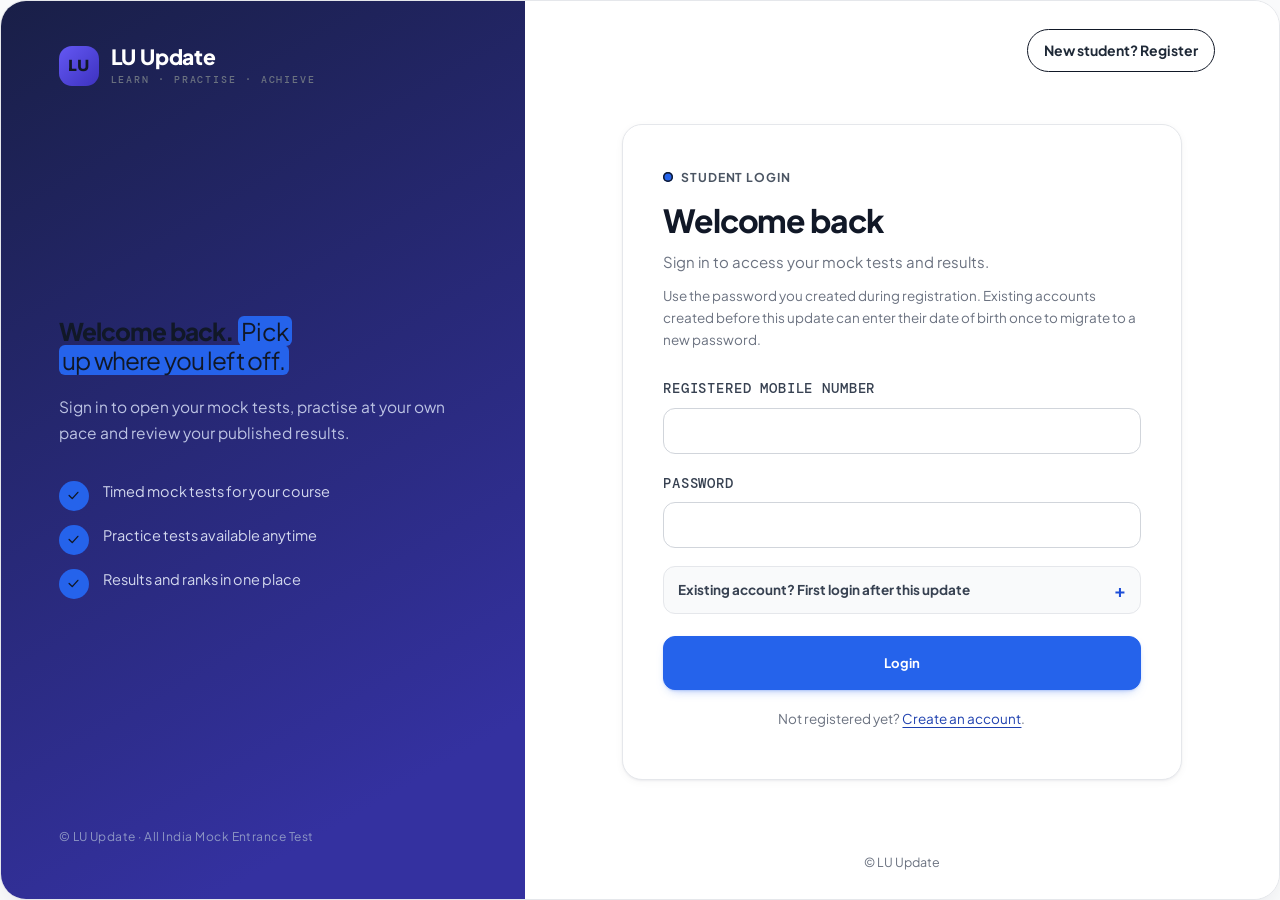
<file: login.html>
<!doctype html><html lang="en"><head><meta charset="utf-8"><meta name="viewport" content="width=device-width,initial-scale=1"><meta name="theme-color" content="#f4efe3"><title>Student Login | LU Update</title><link rel="preconnect" href="https://fonts.googleapis.com"><link rel="preconnect" href="https://fonts.gstatic.com" crossorigin><link href="https://fonts.googleapis.com/css2?family=Bricolage+Grotesque:opsz,wght@12..96,500;12..96,700;12..96,800&family=DM+Mono:wght@400;500&family=Plus+Jakarta+Sans:wght@400;500;600;700;800&display=swap" rel="stylesheet"><link rel="stylesheet" href="style.css?v=premium-1"><link rel="stylesheet" href="theme.css?v=responsive-refresh-20261028-1">
<link rel="stylesheet" href="brand-system.css?v=blue-20261105-1"><script src="config.js"></script><script type="module" src="app.js?v=student-password-1"></script></head><body class="auth-page"><div class="auth-shell"><aside class="auth-aside"><a class="brand" href="index.html"><span class="brand-mark">LU</span><span class="brand-text"><strong>LU Update</strong><small>LEARN · PRACTISE · ACHIEVE</small></span></a><div><h2>Welcome back. <em>Pick up where you left off.</em></h2><p class="lede">Sign in to open your mock tests, practise at your own pace and review your published results.</p><ul class="auth-points"><li><span class="pt"><svg viewBox="0 0 24 24" aria-hidden="true"><path d="m5 12 5 5 9-10"></path></svg></span><span>Timed mock tests for your course</span></li><li><span class="pt"><svg viewBox="0 0 24 24" aria-hidden="true"><path d="m5 12 5 5 9-10"></path></svg></span><span>Practice tests available anytime</span></li><li><span class="pt"><svg viewBox="0 0 24 24" aria-hidden="true"><path d="m5 12 5 5 9-10"></path></svg></span><span>Results and ranks in one place</span></li></ul></div><p class="foot">© LU Update · All India Mock Entrance Test</p></aside><div class="auth-main"><div class="auth-top"><a class="brand mobile-brand" href="index.html"><span class="brand-mark">LU</span><span class="brand-text"><strong>LU Update</strong></span></a><span></span><a class="alt" href="register.html">New student? Register</a></div><main class="auth-body"><form class="card auth-card" id="login-form"><p class="eyebrow">STUDENT LOGIN</p><h1>Welcome back</h1><p class="muted">Sign in to access your mock tests and results.</p><p class="small muted">Use the password you created during registration. Existing accounts created before this update can enter their date of birth once to migrate to a new password.</p><div id="message" class="status"></div><div class="field"><label for="mobile">Registered mobile number</label><input id="mobile" inputmode="numeric" pattern="[0-9]{10}" maxlength="10" required autocomplete="tel-national"></div><div class="field"><label for="password">Password</label><input id="password" type="password" autocomplete="current-password" required></div><details class="small muted" style="margin:0 0 16px"><summary>Existing account? First login after this update</summary><div class="field" style="margin-top:12px"><label for="legacy-dob">Date of birth (for older accounts only)</label><input id="legacy-dob" type="date" autocomplete="bday"></div></details><button class="btn primary full" type="submit">Login</button><p class="small muted">Not registered yet? <a href="register.html">Create an account</a>.</p></form></main><footer>© LU Update</footer></div></div></body></html>
</file>
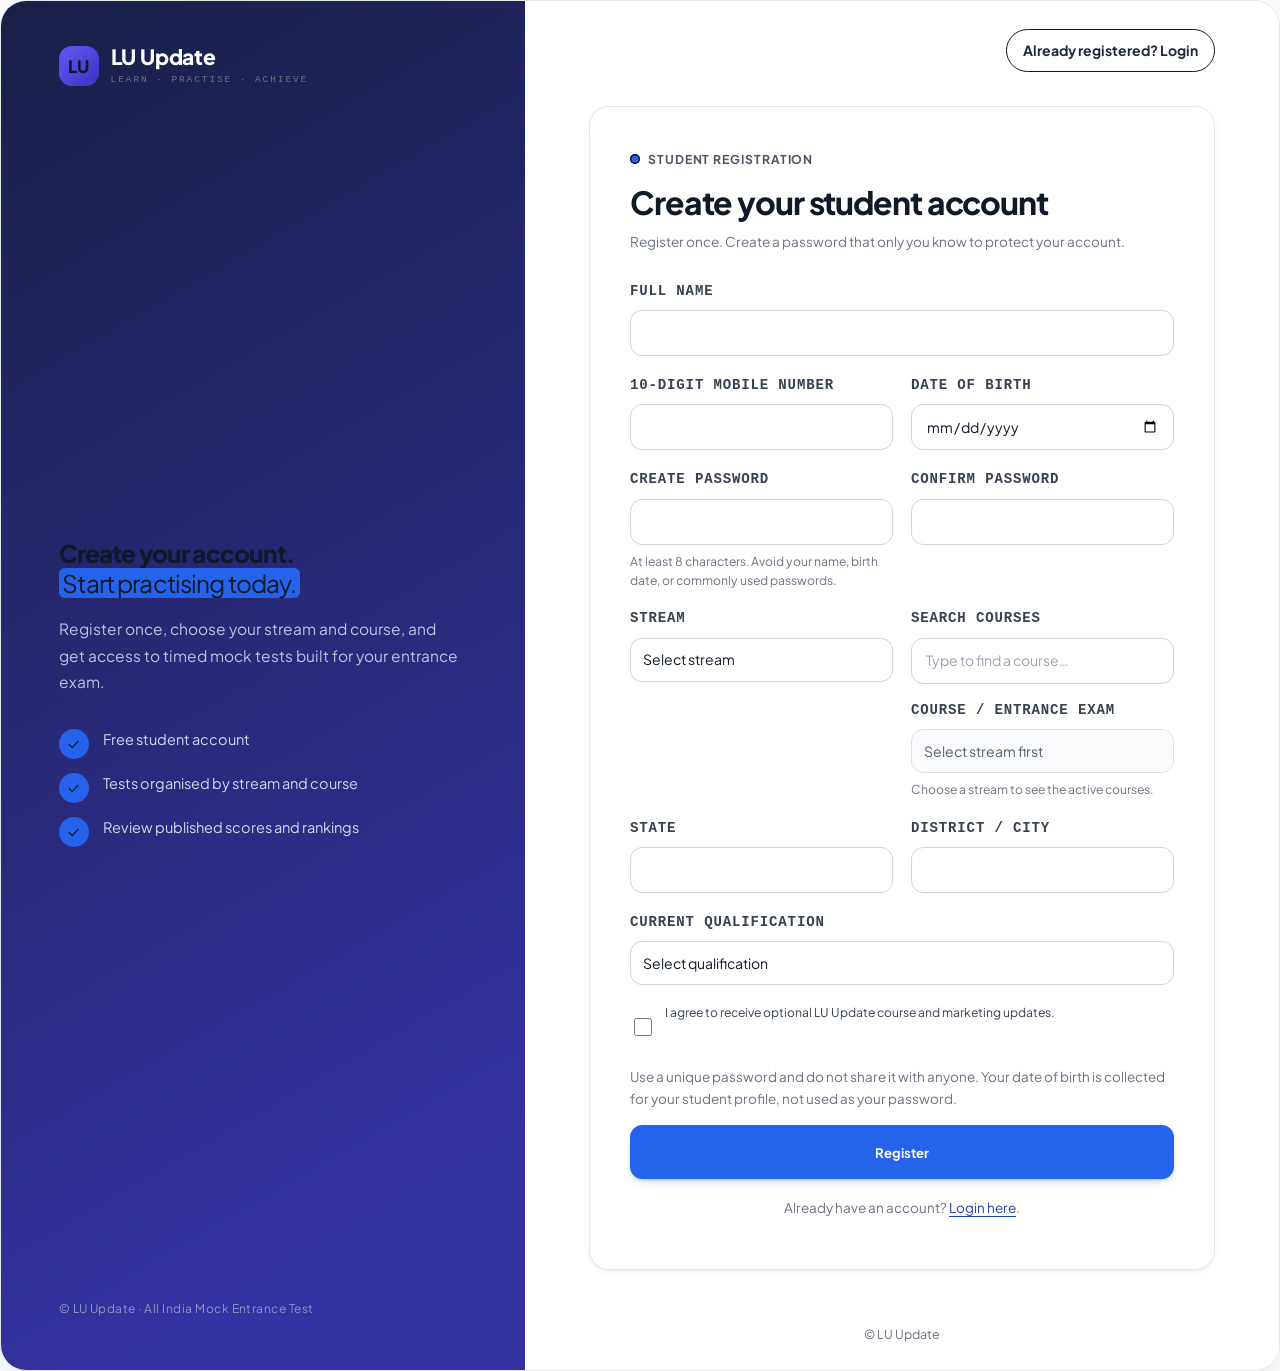
<file: register.html>
<!doctype html><html lang="en"><head><meta charset="utf-8"><meta name="viewport" content="width=device-width,initial-scale=1"><meta name="theme-color" content="#0d1430"><title>Register | LU Update</title><link rel="preconnect" href="https://fonts.googleapis.com"><link rel="preconnect" href="https://fonts.gstatic.com" crossorigin><link href="https://fonts.googleapis.com/css2?family=Fraunces:ital,opsz,wght@0,9..144,400;0,9..144,500;0,9..144,600;1,9..144,400&family=Plus+Jakarta+Sans:wght@400;500;600;700;800&display=swap" rel="stylesheet"><link rel="stylesheet" href="style.css?v=searchable-courses-1"><link rel="stylesheet" href="theme.css?v=responsive-refresh-20261028-1">
<link rel="stylesheet" href="brand-system.css?v=blue-20261105-1"><script src="config.js?v=course-dropdown-fix-2"></script><script type="module" src="app.js?v=student-name-search-2"></script></head><body class="auth-page"><div class="auth-shell"><aside class="auth-aside"><a class="brand" href="index.html"><span class="brand-mark">LU</span><span class="brand-text"><strong>LU Update</strong><small>LEARN · PRACTISE · ACHIEVE</small></span></a><div><h2>Create your account. <em>Start practising today.</em></h2><p class="lede">Register once, choose your stream and course, and get access to timed mock tests built for your entrance exam.</p><ul class="auth-points"><li><span class="pt"><svg viewBox="0 0 24 24" aria-hidden="true"><path d="m5 12 5 5 9-10"></path></svg></span><span>Free student account</span></li><li><span class="pt"><svg viewBox="0 0 24 24" aria-hidden="true"><path d="m5 12 5 5 9-10"></path></svg></span><span>Tests organised by stream and course</span></li><li><span class="pt"><svg viewBox="0 0 24 24" aria-hidden="true"><path d="m5 12 5 5 9-10"></path></svg></span><span>Review published scores and rankings</span></li></ul></div><p class="foot">© LU Update · All India Mock Entrance Test</p></aside><div class="auth-main"><div class="auth-top"><a class="brand mobile-brand" href="index.html"><span class="brand-mark">LU</span><span class="brand-text"><strong>LU Update</strong></span></a><span></span><a class="alt" href="login.html">Already registered? Login</a></div><main class="auth-body"><form class="card auth-card wide" id="register-form"><p class="eyebrow">STUDENT REGISTRATION</p><h1>Create your student account</h1><p class="muted small">Register once. Create a password that only you know to protect your account.</p><div id="message" class="status"></div><div class="field"><label for="full_name">Full name</label><input id="full_name" required maxlength="100" autocomplete="name"></div><div class="form-grid"><div class="field"><label for="mobile">10-digit mobile number</label><input id="mobile" inputmode="numeric" pattern="[0-9]{10}" maxlength="10" required autocomplete="tel-national"></div><div class="field"><label for="dob">Date of birth</label><input id="dob" type="date" required autocomplete="bday"></div><div class="field"><label for="password">Create password</label><input id="password" type="password" required minlength="8" autocomplete="new-password" aria-describedby="password-help"><small class="muted small" id="password-help">At least 8 characters. Avoid your name, birth date, or commonly used passwords.</small></div><div class="field"><label for="confirm-password">Confirm password</label><input id="confirm-password" type="password" required minlength="8" autocomplete="new-password"></div><div class="field"><label for="stream">Stream</label><select id="stream" required><option value="">Select stream</option><option>Commerce</option><option>Science</option><option>Arts</option></select></div><div class="field"><label for="course-search">Search courses</label><input id="course-search" type="search" placeholder="Type to find a course…" autocomplete="off"><label for="course">Course / entrance exam</label><select id="course" required disabled><option value="">Select stream first</option></select><small class="muted small" id="course-help">Choose a stream to see the active courses.</small></div><div class="field"><label for="state">State</label><input id="state" required></div><div class="field"><label for="city">District / city</label><input id="city" required></div></div><div class="field"><label for="qualification">Current qualification</label><select id="qualification" required><option value="">Select qualification</option><option>Class 10</option><option>Class 12</option><option>Undergraduate</option><option>Graduate</option><option>Postgraduate</option><option>Other</option></select></div><label class="small"><input id="marketing" type="checkbox"> I agree to receive optional LU Update course and marketing updates.</label><p class="small muted">Use a unique password and do not share it with anyone. Your date of birth is collected for your student profile, not used as your password.</p><button class="btn primary full" type="submit">Register</button><p class="small muted">Already have an account? <a href="login.html">Login here</a>.</p></form></main><footer>© LU Update</footer></div></div></body></html>
</file>
<file: style.css>
/* =====================================================================
   LU Update — Premium design system
   Ink navy · brass gold · warm ivory. Visual layer only: every ID,
   class hook, data-attribute and script in the project is unchanged.
   ===================================================================== */

/* ---------- 1. Tokens ---------- */
:root{
  --ink-950:#080d20;--ink-900:#0d1430;--ink-800:#141c42;--ink-700:#1f2958;--ink-600:#2d3873;
  --canvas:#f6f4ee;--canvas-2:#efece3;--surface:#ffffff;--surface-2:#faf9f5;
  --line:#e8e4d9;--line-2:#dad5c6;
  --text:#171e3d;--text-2:#485073;--muted:#7a8098;
  --brand:#4b43dc;--brand-700:#3b34b8;--brand-100:#e3e1fb;--brand-50:#f0effd;
  --gold:#c18a2e;--gold-400:#d9a64a;--gold-300:#e8c27c;--gold-100:#f6e8c8;--gold-50:#fbf4e2;
  --ok:#0f7d58;--ok-50:#e4f5ed;--ok-line:#b6e3cd;
  --warn:#a45a08;--warn-50:#fdf0db;--warn-line:#f1d3a1;
  --bad:#b1261d;--bad-50:#fdecea;--bad-line:#f2c2bd;
  --r-xs:8px;--r-sm:11px;--r-md:15px;--r-lg:20px;--r-xl:28px;
  --shadow-1:0 1px 2px rgb(13 20 48/.04),0 6px 18px -6px rgb(13 20 48/.08);
  --shadow-2:0 2px 4px rgb(13 20 48/.04),0 20px 44px -16px rgb(13 20 48/.22);
  --shadow-gold:0 8px 22px -8px rgb(193 138 46/.55);
  --font-display:"Fraunces","Iowan Old Style",Georgia,serif;
  --font-ui:"Plus Jakarta Sans",ui-sans-serif,system-ui,-apple-system,"Segoe UI",Roboto,sans-serif;
  --ease:cubic-bezier(.2,.7,.2,1);
  color-scheme:light;
}

/* ---------- 2. Base ---------- */
*,*::before,*::after{box-sizing:border-box}
html{-webkit-text-size-adjust:100%;scroll-behavior:smooth}
body{margin:0;min-height:100vh;font-family:var(--font-ui);font-size:15px;line-height:1.6;color:var(--text);background:var(--canvas);-webkit-font-smoothing:antialiased;text-rendering:optimizeLegibility;font-synthesis:none}
h1,h2,h3,h4{margin:0;line-height:1.2;color:var(--text)}
p{margin:0}
a{color:var(--brand);text-underline-offset:3px}
img,svg{max-width:100%}
button,input,select,textarea{font:inherit;color:inherit}
:focus-visible{outline:2px solid var(--brand);outline-offset:2px;border-radius:6px}
::selection{background:var(--gold-100);color:var(--ink-900)}
[hidden]{display:none!important}
.hidden{display:none!important}
.muted{color:var(--muted)}
.small{font-size:13px;line-height:1.6}
.full{width:100%}
.row{display:flex;justify-content:space-between;align-items:center;gap:14px}
.ico{width:18px;height:18px;flex:none;fill:none;stroke:currentColor;stroke-width:1.8;stroke-linecap:round;stroke-linejoin:round}
@media(prefers-reduced-motion:reduce){*,*::before,*::after{animation-duration:.01ms!important;animation-iteration-count:1!important;transition-duration:.01ms!important;scroll-behavior:auto!important}}

/* ---------- 3. Buttons ---------- */
.btn{display:inline-flex;align-items:center;justify-content:center;gap:8px;min-height:44px;padding:0 20px;border:1px solid transparent;border-radius:var(--r-sm);font-size:14px;font-weight:700;letter-spacing:.005em;line-height:1;text-decoration:none;white-space:nowrap;cursor:pointer;transition:transform .18s var(--ease),box-shadow .18s var(--ease),background .18s,border-color .18s,color .18s}
.btn:active{transform:translateY(1px)}
.btn.primary,.primary{background:linear-gradient(180deg,var(--brand),var(--brand-700));color:#fff;box-shadow:0 1px 0 rgb(255 255 255/.18) inset,0 8px 18px -8px rgb(75 67 220/.7)}
.btn.primary:hover{transform:translateY(-1px);box-shadow:0 1px 0 rgb(255 255 255/.18) inset,0 12px 22px -8px rgb(75 67 220/.75)}
.btn.secondary,.secondary{background:var(--surface);color:var(--ink-800);border-color:var(--line-2)}
.btn.secondary:hover{border-color:var(--ink-700);background:var(--surface-2);transform:translateY(-1px)}
.btn.success,.success{background:linear-gradient(180deg,#14956a,var(--ok));color:#fff}
.btn:disabled,.btn[disabled]{opacity:.5;cursor:not-allowed;transform:none!important;box-shadow:none!important}
.btn.full{width:100%}
.btn-sm{min-height:36px;padding:0 14px;font-size:13px}

/* ---------- 4. Forms ---------- */
.field{display:flex;flex-direction:column;gap:7px;margin-bottom:18px;min-width:0}
.field>label,.field>span{font-size:13px;font-weight:700;color:var(--text)}
.field small{font-size:12.5px;line-height:1.5}
input:not([type=checkbox]):not([type=radio]):not([type=file]):not([type=range]),select,textarea{width:100%;min-height:46px;padding:11px 14px;border:1px solid var(--line-2);border-radius:var(--r-sm);background:var(--surface);font-size:15px;color:var(--text);transition:border-color .15s,box-shadow .15s,background .15s;appearance:none;-webkit-appearance:none}
select{background-image:url("data:image/svg+xml,%3Csvg xmlns='http://www.w3.org/2000/svg' width='14' height='14' viewBox='0 0 24 24' fill='none' stroke='%237a8098' stroke-width='2.2' stroke-linecap='round' stroke-linejoin='round'%3E%3Cpath d='m6 9 6 6 6-6'/%3E%3C/svg%3E");background-repeat:no-repeat;background-position:right 14px center;padding-right:38px}
select[multiple]{background-image:none;padding-right:14px}
input::placeholder,textarea::placeholder{color:#a3a8bb}
input:hover:not(:disabled),select:hover:not(:disabled),textarea:hover:not(:disabled){border-color:#bfbaa8}
input:focus,select:focus,textarea:focus{outline:none;border-color:var(--brand);box-shadow:0 0 0 4px rgb(75 67 220/.14)}
input:disabled,select:disabled,textarea:disabled{background:var(--canvas);color:var(--muted);cursor:not-allowed}
input[type=checkbox],input[type=radio]{width:18px;height:18px;accent-color:var(--brand);flex:none;cursor:pointer}
input[type=file]{width:100%;padding:12px;border:1.5px dashed var(--line-2);border-radius:var(--r-sm);background:var(--surface-2);font-size:13px;cursor:pointer}
input[type=file]::file-selector-button{margin-right:12px;padding:8px 14px;border:0;border-radius:8px;background:var(--ink-800);color:#fff;font-weight:700;font-size:12.5px;cursor:pointer}
.form-grid{display:grid;grid-template-columns:1fr 1fr;gap:0 18px}
label.small{display:flex;align-items:flex-start;gap:10px;margin:4px 0 14px;color:var(--text-2)}
label.small input{margin-top:2px}
details{border:1px solid var(--line);border-radius:var(--r-sm);background:var(--surface-2);padding:12px 14px}
details>summary{cursor:pointer;font-weight:700;color:var(--text-2);list-style:none;display:flex;align-items:center;justify-content:space-between;gap:10px}
details>summary::-webkit-details-marker{display:none}
details>summary::after{content:"+";font-size:18px;line-height:1;color:var(--gold)}
details[open]>summary::after{content:"–"}

/* ---------- 5. Status, items, cards ---------- */
.status{display:none;padding:13px 16px;border-radius:var(--r-sm);margin:0 0 18px;font-size:14px;line-height:1.55;overflow-wrap:anywhere;border:1px solid transparent}
.status.show{display:block}
.status.ok{background:var(--ok-50);color:var(--ok);border-color:var(--ok-line)}
.status.error{background:var(--bad-50);color:var(--bad);border-color:var(--bad-line)}
.status form{margin-top:12px;color:var(--text)}
.status .field{margin-bottom:12px}
.card{background:var(--surface);border:1px solid var(--line);border-radius:var(--r-lg);padding:clamp(24px,4vw,40px);box-shadow:var(--shadow-2)}
.item{padding:18px 20px;border:1px solid var(--line);border-radius:var(--r-md);background:var(--surface);margin:10px 0;box-shadow:0 1px 2px rgb(13 20 48/.03)}
.item h3{font-size:15px;font-weight:700;margin:0 0 5px}
.item p{font-size:13.5px}
.eyebrow{display:inline-flex;align-items:center;gap:8px;margin:0 0 14px;font-size:11.5px;font-weight:800;letter-spacing:.16em;text-transform:uppercase;color:var(--gold)}
.eyebrow::before{content:"";width:18px;height:1.5px;background:currentColor;border-radius:2px}
footer{text-align:center;padding:26px;color:var(--muted);font-size:12.5px}

/* =====================================================================
   6. Brand mark (shared)
   ===================================================================== */
.brand-mark{display:grid;place-items:center;width:40px;height:40px;border-radius:12px;background:linear-gradient(145deg,var(--ink-700),var(--ink-950));color:var(--gold-300);font-family:var(--font-display);font-size:17px;font-weight:600;letter-spacing:.01em;box-shadow:inset 0 0 0 1px rgb(232 194 124/.35),0 6px 14px -6px rgb(13 20 48/.5);flex:none}
.brand{display:inline-flex;align-items:center;gap:12px;text-decoration:none;color:var(--text)}
.brand-text{display:flex;flex-direction:column;line-height:1.1}
.brand-text strong{font-family:var(--font-display);font-size:21px;font-weight:600;letter-spacing:-.01em}
.brand-text small{margin-top:5px;font-size:9.5px;font-weight:800;letter-spacing:.2em;color:var(--gold)}

/* =====================================================================
   7. Public landing page
   ===================================================================== */
.lp{background:var(--canvas)}
.lp-hero{position:relative;overflow:hidden;color:#fff;background:radial-gradient(900px 520px at 85% 8%,#2b3580 0%,transparent 60%),radial-gradient(700px 480px at 0% 100%,#1a2250 0%,transparent 60%),var(--ink-900)}
.lp-hero::before{content:"";position:absolute;inset:0;background-image:linear-gradient(rgb(255 255 255/.045) 1px,transparent 1px),linear-gradient(90deg,rgb(255 255 255/.045) 1px,transparent 1px);background-size:56px 56px;mask-image:radial-gradient(ellipse at 70% 30%,#000 0%,transparent 70%);-webkit-mask-image:radial-gradient(ellipse at 70% 30%,#000 0%,transparent 70%);pointer-events:none}
.lp-ring{position:absolute;border:1px solid rgb(232 194 124/.16);border-radius:50%;pointer-events:none}
.lp-ring.one{width:720px;height:720px;right:-260px;top:-300px}
.lp-ring.two{width:480px;height:480px;right:-140px;top:-170px;border-color:rgb(255 255 255/.08)}
.lp-header{position:relative;z-index:2;max-width:1220px;margin:0 auto;padding:26px 32px;display:flex;align-items:center;justify-content:space-between;gap:24px}
.lp-header .brand{color:#fff}
.lp-header .brand-text strong{color:#fff}
.lp-nav{display:flex;align-items:center;gap:10px}
.lp-nav .link{padding:10px 16px;border-radius:999px;color:#d6daf0;font-size:14px;font-weight:700;text-decoration:none;transition:color .15s,background .15s}
.lp-nav .link:hover{color:#fff;background:rgb(255 255 255/.08)}
.btn-gold{background:linear-gradient(180deg,var(--gold-300),var(--gold-400));color:var(--ink-900);border-color:rgb(255 255 255/.25);box-shadow:var(--shadow-gold),inset 0 1px 0 rgb(255 255 255/.5)}
.btn-gold:hover{transform:translateY(-2px);box-shadow:0 14px 28px -10px rgb(193 138 46/.7),inset 0 1px 0 rgb(255 255 255/.5)}
.btn-ghost{background:rgb(255 255 255/.06);color:#fff;border:1px solid rgb(255 255 255/.28);backdrop-filter:blur(6px)}
.btn-ghost:hover{background:rgb(255 255 255/.13);border-color:rgb(255 255 255/.5);transform:translateY(-2px)}
.btn-lg{min-height:54px;padding:0 28px;font-size:15px;border-radius:14px}
.btn-pill{border-radius:999px}
.lp-hero-inner{position:relative;z-index:1;max-width:1220px;margin:0 auto;padding:54px 32px 92px;display:grid;grid-template-columns:minmax(0,1.08fr) minmax(340px,.92fr);align-items:center;gap:72px}
.lp-copy{display:flex;flex-direction:column;align-items:flex-start;gap:26px}
.lp-pill{display:inline-flex;align-items:center;gap:10px;padding:8px 16px 8px 12px;border:1px solid rgb(232 194 124/.35);border-radius:999px;background:rgb(232 194 124/.08);color:var(--gold-300);font-size:11.5px;font-weight:800;letter-spacing:.14em}
.lp-pill i{width:7px;height:7px;border-radius:50%;background:var(--gold-300);box-shadow:0 0 0 4px rgb(232 194 124/.2)}
.lp-copy h1{max-width:720px;font-family:var(--font-display);font-weight:500;font-size:clamp(42px,5.6vw,76px);line-height:1.02;letter-spacing:-.022em;word-spacing:.06em;color:#fff}
.lp-copy h1 em{font-style:italic;font-weight:400;background:linear-gradient(95deg,var(--gold-300),#f4dca8 60%,var(--gold-400));-webkit-background-clip:text;background-clip:text;color:transparent;padding-right:.08em}
.lp-lead{max-width:560px;font-size:17.5px;line-height:1.75;color:#c6cbe6}
.lp-actions{display:flex;flex-wrap:wrap;gap:14px}
.lp-trust{display:flex;flex-wrap:wrap;gap:12px 26px;margin-top:6px;color:#b4bad9;font-size:13.5px;font-weight:600}
.lp-trust span{display:inline-flex;align-items:center;gap:9px}
.lp-trust svg{width:16px;height:16px;stroke:var(--gold-300);fill:none;stroke-width:2.4;stroke-linecap:round;stroke-linejoin:round}

/* hero exam card */
.lp-stage{position:relative;display:grid;place-items:center;padding:20px 0}
.lp-stage::before{content:"";position:absolute;width:420px;height:420px;border-radius:50%;background:radial-gradient(circle,rgb(99 91 255/.45),transparent 65%);filter:blur(30px)}
.lp-card{position:relative;width:100%;max-width:470px;padding:26px;background:linear-gradient(180deg,#fffefb,#f8f5ec);color:var(--ink-900);border-radius:24px;box-shadow:0 2px 0 rgb(255 255 255/.6) inset,0 50px 90px -30px rgb(3 6 20/.85),0 0 0 1px rgb(255 255 255/.5);display:flex;flex-direction:column;gap:20px;transform:rotate(1.2deg)}
.lp-card-top{display:flex;align-items:center;justify-content:space-between;gap:12px;font-size:11px;font-weight:800;letter-spacing:.16em;color:var(--muted)}
.lp-timed{display:inline-flex;align-items:center;gap:8px;padding:8px 14px;border-radius:999px;background:var(--ink-900);color:var(--gold-300);font-size:12.5px;letter-spacing:.02em;font-variant-numeric:tabular-nums}
.lp-timed svg{width:15px;height:15px;fill:none;stroke:currentColor;stroke-width:2;stroke-linecap:round;stroke-linejoin:round}
.lp-q{display:flex;flex-direction:column;gap:10px}
.lp-q i{display:block;height:12px;border-radius:6px;background:#dcd7c8}
.lp-q i:nth-child(1){width:94%}.lp-q i:nth-child(2){width:68%}
.lp-opts{display:flex;flex-direction:column;gap:10px}
.lp-opt{display:flex;align-items:center;gap:14px;padding:12px 14px;border:1.5px solid #ddd8c9;background:#fffdf8;border-radius:13px}
.lp-opt b{display:grid;place-items:center;width:28px;height:28px;border-radius:9px;border:1.5px solid #c5c0b0;color:#6d7391;font-size:12px;font-weight:800;flex:none}
.lp-opt span{height:9px;border-radius:5px;background:#e6e1d3;flex:1;max-width:64%}
.lp-opt:nth-child(3) span{max-width:78%}.lp-opt:nth-child(4) span{max-width:52%}
.lp-opt.sel{background:var(--ink-900);border-color:var(--ink-900);box-shadow:0 10px 20px -10px rgb(13 20 48/.7)}
.lp-opt.sel b{background:var(--gold-300);border-color:var(--gold-300);color:var(--ink-900)}
.lp-opt.sel span{background:rgb(255 255 255/.4);max-width:50%}
.lp-palette{display:grid;grid-template-columns:repeat(10,1fr);gap:6px}
.lp-palette i{aspect-ratio:1;border-radius:7px;background:#e2ddce}
.lp-palette i.done{background:var(--ink-800)}
.lp-palette i.flag{background:var(--gold-300)}
.lp-palette i.now{background:var(--brand);box-shadow:0 0 0 3px rgb(75 67 220/.25)}
.lp-card-foot{display:flex;justify-content:space-between;gap:12px;font-size:11.5px;font-weight:700;color:var(--muted)}
.lp-chip{position:absolute;display:flex;align-items:center;gap:11px;padding:12px 16px;border-radius:16px;background:rgb(20 28 66/.88);backdrop-filter:blur(14px);border:1px solid rgb(255 255 255/.14);box-shadow:0 20px 40px -14px rgb(3 6 20/.7);color:#fff;font-size:12.5px;font-weight:700}
.lp-chip small{display:block;margin-top:2px;font-size:11px;font-weight:500;color:#aab1d6}
.lp-chip .dot{display:grid;place-items:center;width:34px;height:34px;border-radius:11px;background:rgb(232 194 124/.16);color:var(--gold-300)}
.lp-chip .dot svg{width:17px;height:17px;fill:none;stroke:currentColor;stroke-width:2;stroke-linecap:round;stroke-linejoin:round}
.lp-chip{z-index:2}.lp-chip.a{top:-14px;left:-26px}.lp-chip.b{bottom:-20px;right:-18px}
.lp-hero-foot{position:relative;z-index:1;max-width:1220px;margin:0 auto;padding:20px 32px 26px;border-top:1px solid rgb(255 255 255/.1);display:flex;justify-content:space-between;gap:16px;color:#98a0c8;font-size:11.5px;font-weight:800;letter-spacing:.18em}
.lp-hero-foot i{font-style:normal;color:var(--gold-300);padding:0 8px}

/* sections */
.lp-section{max-width:1220px;margin:0 auto;padding:96px 32px 24px}
.lp-head{display:flex;align-items:flex-end;justify-content:space-between;gap:24px;margin-bottom:44px}
.lp-head h2{margin-top:6px;font-family:var(--font-display);font-weight:500;font-size:clamp(32px,4vw,50px);line-height:1.08;letter-spacing:-.03em;color:var(--ink-900)}
.lp-head p.side{max-width:300px;color:var(--text-2);font-size:14px;font-weight:600}
.lp-features{display:grid;grid-template-columns:repeat(4,minmax(0,1fr));gap:18px}
.lp-feature{padding:28px 24px 26px;background:var(--surface);border:1px solid var(--line);border-radius:var(--r-lg);box-shadow:var(--shadow-1);transition:transform .25s var(--ease),box-shadow .25s var(--ease),border-color .25s}
.lp-feature:hover{transform:translateY(-4px);box-shadow:var(--shadow-2);border-color:var(--gold-300)}
.lp-feature .tile{display:grid;place-items:center;width:50px;height:50px;border-radius:15px;background:var(--ink-900);color:var(--gold-300);margin-bottom:22px;box-shadow:inset 0 0 0 1px rgb(232 194 124/.3)}
.lp-feature .tile svg{width:24px;height:24px;fill:none;stroke:currentColor;stroke-width:1.7;stroke-linecap:round;stroke-linejoin:round}
.lp-feature h3{font-size:17px;font-weight:800;margin-bottom:6px;letter-spacing:-.01em}
.lp-feature p{color:var(--text-2);font-size:14px;line-height:1.6}
.lp-steps-wrap{max-width:1220px;margin:0 auto;padding:72px 32px 24px}
.lp-steps-head{max-width:680px;margin-bottom:42px}
.lp-steps-head h2{margin-top:6px;font-family:var(--font-display);font-weight:500;font-size:clamp(32px,4vw,50px);line-height:1.08;letter-spacing:-.03em;color:var(--ink-900)}
.lp-steps{display:grid;grid-template-columns:repeat(3,minmax(0,1fr));gap:20px}
.lp-step{position:relative;overflow:hidden;display:flex;flex-direction:column;align-items:flex-start;gap:14px;padding:34px 30px 32px;background:var(--surface);border:1px solid var(--line);border-radius:var(--r-lg)}
.lp-step .no{font-family:var(--font-display);font-size:62px;line-height:.9;font-weight:400;letter-spacing:-.04em;color:var(--gold);opacity:.9}
.lp-step h3{font-size:19px;font-weight:800;letter-spacing:-.01em}
.lp-step p{color:var(--text-2);font-size:14.5px;line-height:1.7}
.lp-step.dark{background:linear-gradient(160deg,var(--ink-800),var(--ink-950));border-color:var(--ink-900);box-shadow:var(--shadow-2)}
.lp-step.dark h3{color:#fff}.lp-step.dark p{color:#c0c6e4}.lp-step.dark .no{color:var(--gold-300)}
.lp-step.dark::after{content:"";position:absolute;right:-70px;bottom:-70px;width:200px;height:200px;border:1px solid rgb(232 194 124/.2);border-radius:50%;box-shadow:0 0 0 30px rgb(232 194 124/.04)}
.lp-cta-wrap{max-width:1220px;margin:0 auto;padding:72px 32px 100px}
.lp-cta{position:relative;overflow:hidden;display:flex;align-items:center;justify-content:space-between;gap:32px;padding:58px 54px;border-radius:var(--r-xl);background:radial-gradient(600px 300px at 100% 0%,#2f3a86,transparent 70%),var(--ink-900);color:#fff;box-shadow:var(--shadow-2)}
.lp-cta::before{content:"";position:absolute;left:0;right:0;top:0;height:3px;background:linear-gradient(90deg,transparent,var(--gold-300),transparent)}
.lp-cta .kick{font-size:11.5px;font-weight:800;letter-spacing:.18em;color:var(--gold-300)}
.lp-cta h2{margin-top:14px;max-width:620px;font-family:var(--font-display);font-weight:500;font-size:clamp(30px,4vw,48px);line-height:1.08;letter-spacing:-.03em;color:#fff}
.lp-footer{background:var(--ink-950);color:#aab1d6;padding:30px max(32px,calc((100vw - 1156px)/2));display:flex;align-items:center;justify-content:space-between;gap:18px;font-size:12.5px}
.lp-footer .brand-text strong{font-size:19px;color:#fff}
.lp-footer .tag{color:var(--gold-300);font-weight:800;letter-spacing:.12em;font-size:11.5px}
@keyframes rise{from{opacity:0;transform:translateY(18px)}to{opacity:1;transform:none}}
.lp-copy>*{animation:rise .7s var(--ease) both}
.lp-copy>*:nth-child(2){animation-delay:.07s}.lp-copy>*:nth-child(3){animation-delay:.14s}.lp-copy>*:nth-child(4){animation-delay:.21s}.lp-copy>*:nth-child(5){animation-delay:.28s}
.lp-stage{animation:rise .9s .15s var(--ease) both}

/* =====================================================================
   8. Auth pages (login, register, owner login)
   ===================================================================== */
.auth-page{background:var(--canvas)}
.auth-shell{display:grid;grid-template-columns:minmax(380px,.82fr) minmax(0,1.18fr);min-height:100vh}
.auth-aside{position:relative;overflow:hidden;display:flex;flex-direction:column;justify-content:space-between;gap:48px;padding:44px clamp(32px,4.5vw,68px);color:#fff;background:radial-gradient(700px 460px at 100% 0%,#2b3580 0%,transparent 62%),radial-gradient(500px 400px at 0% 100%,#18214f,transparent 70%),var(--ink-900)}
.auth-aside::before{content:"";position:absolute;inset:0;background-image:linear-gradient(rgb(255 255 255/.04) 1px,transparent 1px),linear-gradient(90deg,rgb(255 255 255/.04) 1px,transparent 1px);background-size:52px 52px;mask-image:linear-gradient(180deg,#000,transparent 80%);-webkit-mask-image:linear-gradient(180deg,#000,transparent 80%);pointer-events:none}
.auth-aside::after{content:"";position:absolute;width:520px;height:520px;right:-240px;bottom:-200px;border:1px solid rgb(232 194 124/.18);border-radius:50%;box-shadow:0 0 0 46px rgb(232 194 124/.03)}
.auth-aside>*{position:relative;z-index:1}
.auth-aside .brand{color:#fff}.auth-aside .brand-text strong{color:#fff}
.auth-aside h2{max-width:420px;font-family:var(--font-display);font-weight:500;font-size:clamp(32px,3.4vw,46px);line-height:1.08;letter-spacing:-.03em;color:#fff}
.auth-aside h2 em{font-style:italic;font-weight:400;color:var(--gold-300)}
.auth-aside .lede{max-width:400px;margin-top:18px;color:#bcc3e3;font-size:15.5px;line-height:1.7}
.auth-points{display:grid;gap:14px;margin:34px 0 0;padding:0;list-style:none}
.auth-points li{display:flex;align-items:flex-start;gap:14px;color:#d3d8ee;font-size:14.5px;line-height:1.5}
.auth-points .pt{display:grid;place-items:center;width:30px;height:30px;border-radius:10px;background:rgb(232 194 124/.12);border:1px solid rgb(232 194 124/.3);color:var(--gold-300);flex:none}
.auth-points .pt svg{width:15px;height:15px;fill:none;stroke:currentColor;stroke-width:2.2;stroke-linecap:round;stroke-linejoin:round}
.auth-aside .foot{font-size:12px;color:#8e97c4;letter-spacing:.04em}
.auth-main{display:flex;flex-direction:column;min-width:0;padding:28px clamp(20px,5vw,72px) 0}
.auth-top{display:flex;justify-content:space-between;align-items:center;gap:16px;font-size:14px;color:var(--text-2)}
.auth-top .mobile-brand{display:none}
.auth-top a.alt{font-weight:700;text-decoration:none;padding:9px 16px;border:1px solid var(--line-2);border-radius:999px;background:var(--surface);color:var(--ink-800);transition:border-color .15s,transform .15s}
.auth-top a.alt:hover{border-color:var(--ink-700);transform:translateY(-1px)}
.auth-body{flex:1;display:flex;align-items:center;justify-content:center;padding:34px 0}
.auth-card{width:100%;max-width:560px}
.auth-card.wide{max-width:720px}
.auth-card h1{font-family:var(--font-display);font-weight:500;font-size:clamp(30px,3.4vw,40px);letter-spacing:-.03em;line-height:1.1;margin-bottom:10px}
.auth-card>.muted{font-size:15px;line-height:1.65;color:var(--text-2)}
.auth-card>.muted.small{font-size:13.5px}
.auth-card .status{margin-top:20px}
.auth-card .status+.field,.auth-card .status+.form-grid{margin-top:26px}.auth-card .status:not(.show){margin:0}.auth-card>.muted{margin-top:0}.auth-card>.small.muted{margin-top:10px}
.auth-card .btn.primary.full{min-height:52px;font-size:15px;margin-top:6px}
.auth-card>.small.muted:last-child{margin-top:18px;text-align:center}
.auth-card details{margin:0 0 18px}
.auth-note{display:flex;gap:12px;padding:14px 16px;margin:20px 0 4px;border-radius:var(--r-sm);background:var(--gold-50);border:1px solid var(--gold-100);color:#6f5316;font-size:13px;line-height:1.6}
.auth-note svg{width:18px;height:18px;flex:none;margin-top:2px;fill:none;stroke:var(--gold);stroke-width:2;stroke-linecap:round;stroke-linejoin:round}
.auth-main footer{padding:20px 0 26px}

/* =====================================================================
   9. Application shells (student + owner)
   ===================================================================== */
.student-app,.owner-app{background:var(--canvas)}
.student-top,.owner-topbar{position:sticky;top:0;z-index:30;height:68px;padding:0 clamp(16px,3vw,36px);display:flex;align-items:center;justify-content:space-between;gap:16px;background:rgb(255 255 255/.86);backdrop-filter:saturate(1.6) blur(14px);-webkit-backdrop-filter:saturate(1.6) blur(14px);border-bottom:1px solid var(--line)}
.student-brand,.owner-brand{display:flex;align-items:center;gap:12px;text-decoration:none;color:var(--text);font-family:var(--font-display);font-size:20px;font-weight:600;letter-spacing:-.01em;line-height:1.1}
.student-brand b,.owner-brand b{font-weight:600;color:var(--gold)}
.student-brand small,.owner-brand small{display:block;margin-top:5px;font-family:var(--font-ui);font-size:9px;font-weight:800;letter-spacing:.2em;color:var(--muted)}
.student-brand-mark,.owner-brand-mark{display:grid;place-items:center;width:40px;height:40px;border-radius:12px;background:linear-gradient(145deg,var(--ink-700),var(--ink-950));color:var(--gold-300);font-family:var(--font-display);font-size:17px;font-weight:600;box-shadow:inset 0 0 0 1px rgb(232 194 124/.35),0 6px 14px -6px rgb(13 20 48/.5)}
.student-top-actions,.owner-top-actions{display:flex;align-items:center;gap:16px}
.student-online,.owner-secure{display:inline-flex;align-items:center;gap:8px;padding:7px 13px;border-radius:999px;background:var(--ok-50);color:var(--ok);font-size:12.5px;font-weight:700}
.student-online::before{content:"";width:7px;height:7px;border-radius:50%;background:#18c77a;box-shadow:0 0 0 3px rgb(24 199 122/.22)}
.owner-secure i{width:7px;height:7px;border-radius:50%;background:#18c77a;box-shadow:0 0 0 3px rgb(24 199 122/.22)}
.student-top .btn,.owner-topbar .btn{min-height:38px;padding:0 16px;font-size:13px}

.student-layout,.owner-layout{display:grid;grid-template-columns:252px minmax(0,1fr);min-height:calc(100vh - 68px)}
.student-layout{max-width:1640px;margin:0 auto}
.student-sidebar,.owner-sidebar{position:sticky;top:68px;height:calc(100vh - 68px);display:flex;flex-direction:column;gap:4px;padding:26px 14px 20px;background:var(--ink-900);background-image:radial-gradient(260px 260px at 0% 0%,rgb(75 67 220/.22),transparent 70%);overflow:auto}
.student-layout,.owner-layout{background:linear-gradient(90deg,var(--ink-900) 0,var(--ink-900) 252px,transparent 252px)}
.student-nav-title,.owner-side-label{padding:0 14px 12px;font-size:10.5px;font-weight:800;letter-spacing:.2em;color:#6f78a8}
.student-nav,.owner-nav{position:relative;display:flex;align-items:center;gap:13px;width:100%;padding:12px 14px;border:0;border-radius:12px;background:transparent;color:#aeb5da;font-size:14px;font-weight:600;text-align:left;text-decoration:none;cursor:pointer;transition:background .18s,color .18s}
.student-nav span,.owner-nav span{display:grid;place-items:center;width:20px;height:20px;flex:none;color:#7f88bb;transition:color .18s}
.student-nav svg,.owner-nav svg{width:19px;height:19px;fill:none;stroke:currentColor;stroke-width:1.8;stroke-linecap:round;stroke-linejoin:round}
.student-nav:hover,.owner-nav:hover{background:rgb(255 255 255/.06);color:#fff}
.student-nav:hover span,.owner-nav:hover span{color:var(--gold-300)}
.student-nav.active,.owner-nav.active{background:rgb(255 255 255/.1);color:#fff;box-shadow:inset 0 0 0 1px rgb(255 255 255/.06)}
.student-nav.active span,.owner-nav.active span{color:var(--gold-300)}
.student-nav.active::before,.owner-nav.active::before{content:"";position:absolute;left:-14px;top:10px;bottom:10px;width:3px;border-radius:0 3px 3px 0;background:var(--gold-300)}
.student-side-help{margin-top:auto;padding:18px;border-radius:16px;background:linear-gradient(160deg,rgb(255 255 255/.09),rgb(255 255 255/.03));border:1px solid rgb(232 194 124/.22)}
.student-side-help strong{display:block;font-family:var(--font-display);font-size:16px;font-weight:500;color:var(--gold-300)}
.student-side-help p{margin-top:8px;font-size:12.5px;line-height:1.65;color:#a9b1d8}
.owner-side-bottom{margin-top:auto;display:flex;align-items:center;gap:12px;padding:16px 8px 0;border-top:1px solid rgb(255 255 255/.1)}
.owner-avatar{display:grid;place-items:center;width:38px;height:38px;border-radius:12px;background:rgb(232 194 124/.14);color:var(--gold-300);font-weight:800;font-size:12px;border:1px solid rgb(232 194 124/.3)}
.owner-side-bottom strong{display:block;color:#fff;font-size:13px}
.owner-side-bottom small{display:block;margin-top:2px;color:#8d96c4;font-size:11.5px}

.student-main,.owner-main{width:100%;min-width:0;margin:0 auto;padding:34px clamp(18px,3.2vw,48px) 20px}
.student-main{max-width:1380px}
.owner-main{max-width:1500px}
.student-view{display:none}
.student-view.active{display:block;animation:rise .45s var(--ease) both}
.student-footer,.owner-footer{display:flex;justify-content:space-between;gap:12px;margin-top:28px;padding:20px 2px 26px;border-top:1px solid var(--line);color:var(--muted);font-size:12.5px}

/* ---- student hero ---- */
.student-hero{position:relative;overflow:hidden;display:flex;align-items:center;justify-content:space-between;gap:28px;padding:36px 40px;margin-bottom:22px;border-radius:var(--r-xl);color:#fff;background:radial-gradient(520px 300px at 92% 0%,#3a46a0,transparent 70%),radial-gradient(400px 260px at 0% 120%,#242f78,transparent 70%),var(--ink-900);box-shadow:var(--shadow-2)}
.student-hero::before{content:"";position:absolute;width:420px;height:420px;right:6%;top:-250px;border:1px solid rgb(232 194 124/.22);border-radius:50%;box-shadow:0 0 0 44px rgb(255 255 255/.025),0 0 0 92px rgb(255 255 255/.02);pointer-events:none}
.student-hero::after{content:"";position:absolute;left:0;right:0;top:0;height:2px;background:linear-gradient(90deg,transparent,var(--gold-300),transparent);opacity:.7}
.student-hero-copy{position:relative;z-index:1;min-width:0}
.student-hero-badges{display:flex;flex-wrap:wrap;gap:8px;margin-bottom:18px}
.student-hero-badges span{padding:6px 13px;border-radius:999px;background:rgb(255 255 255/.1);border:1px solid rgb(255 255 255/.16);color:#e8ebfb;font-size:12px;font-weight:700}
.student-hero .eyebrow{display:none}
.student-hero h1{font-family:var(--font-display);font-weight:500;font-size:clamp(26px,3vw,38px);line-height:1.1;letter-spacing:-.03em;color:#fff;margin-bottom:12px}
.student-hero p{max-width:520px;color:#bdc4e6;font-size:15px;line-height:1.7}
.student-course-pill{position:relative;z-index:1;flex:none;min-width:240px;padding:20px 22px;border-radius:var(--r-lg);background:rgb(255 255 255/.08);border:1px solid rgb(255 255 255/.16);backdrop-filter:blur(10px);box-shadow:inset 0 1px 0 rgb(255 255 255/.12)}
.student-course-pill small{display:flex;align-items:center;gap:8px;font-size:10.5px;font-weight:800;letter-spacing:.16em;color:var(--gold-300)}
.student-course-pill strong{display:block;margin-top:9px;font-family:var(--font-display);font-weight:500;font-size:21px;line-height:1.25;color:#fff}
.student-course-pill a{display:inline-flex;align-items:center;margin-top:16px;padding:11px 16px;border-radius:11px;background:linear-gradient(180deg,var(--gold-300),var(--gold-400));color:var(--ink-900);font-size:13px;font-weight:800;text-decoration:none;box-shadow:var(--shadow-gold);transition:transform .18s}
.student-course-pill a:hover{transform:translateY(-2px)}
.live-status-dot{display:inline-block;width:8px;height:8px;border-radius:50%;background:#2fe6a6;animation:pulse 1.6s ease-out infinite}
.live-status-label{display:inline-flex;align-items:center;gap:8px}
@keyframes pulse{0%{box-shadow:0 0 0 0 rgb(47 230 166/.6)}70%,100%{box-shadow:0 0 0 9px rgb(47 230 166/0)}}

/* ---- stat tiles ---- */
.student-stat-grid{display:grid;grid-template-columns:repeat(4,minmax(0,1fr));gap:16px;margin-bottom:22px}
.student-stat,.owner-stat{position:relative;overflow:hidden;min-width:0;padding:22px;background:var(--surface);border:1px solid var(--line);border-radius:var(--r-lg);box-shadow:var(--shadow-1);transition:transform .22s var(--ease),box-shadow .22s var(--ease),border-color .22s}
.student-stat:hover,.owner-stat:hover{transform:translateY(-3px);box-shadow:var(--shadow-2);border-color:var(--line-2)}
.student-stat-icon,.owner-stat-icon{display:grid;place-items:center;width:42px;height:42px;margin-bottom:18px;border-radius:13px;font-size:18px}
.student-stat-icon svg,.owner-stat-icon svg{width:20px;height:20px;fill:none;stroke:currentColor;stroke-width:1.9;stroke-linecap:round;stroke-linejoin:round}
.student-stat-icon.purple,.owner-stat-icon.purple{background:var(--brand-50);color:var(--brand)}
.student-stat-icon.blue,.owner-stat-icon.blue{background:#e6f0fb;color:#1f6fc4}
.student-stat-icon.green,.owner-stat-icon.green{background:var(--ok-50);color:var(--ok)}
.student-stat-icon.orange,.owner-stat-icon.amber{background:var(--warn-50);color:var(--warn)}
.student-stat>span,.owner-stat>span{display:block;font-size:13px;font-weight:700;color:var(--text-2)}
.student-stat strong,.owner-stat strong{display:block;margin:6px 0 4px;font-family:var(--font-display);font-weight:500;font-size:40px;line-height:1.05;letter-spacing:-.03em;color:var(--ink-900);font-variant-numeric:lining-nums}
.student-stat small,.owner-stat small{font-size:12.5px;color:var(--muted);line-height:1.5}
.student-stat:nth-child(4)>span{display:flex;align-items:center;gap:8px}
.student-stat:nth-child(4)>span::before{content:"";width:8px;height:8px;border-radius:50%;background:#18c77a;animation:pulse 1.6s ease-out infinite}

/* ---- panels ---- */
.student-grid{display:grid;grid-template-columns:minmax(0,1.3fr) minmax(300px,.9fr);gap:20px;align-items:start}
.student-panel,.owner-panel{padding:26px 28px;margin:0 0 20px;background:var(--surface);border:1px solid var(--line);border-radius:var(--r-lg);box-shadow:var(--shadow-1);scroll-margin-top:90px}
.student-panel-head,.owner-panel-head{display:flex;align-items:flex-start;justify-content:space-between;gap:16px;margin-bottom:22px}
.student-panel-head h2,.owner-panel-head h2{font-family:var(--font-display);font-weight:500;font-size:24px;line-height:1.2;letter-spacing:-.02em;color:var(--ink-900)}
.student-panel-head p,.owner-panel-head p{margin-top:6px;font-size:14px;line-height:1.6;color:var(--text-2)}
.student-label,.owner-section-kicker,.owner-side-label.k{display:block;margin-bottom:6px;font-size:11px;font-weight:800;letter-spacing:.18em;color:var(--gold)}
.student-chip,.owner-panel-tag{display:inline-flex;align-items:center;padding:6px 12px;border-radius:999px;background:var(--brand-50);color:var(--brand-700);font-size:11px;font-weight:800;letter-spacing:.08em;white-space:nowrap;border:1px solid var(--brand-100)}
.student-panel-link{font-size:13px;font-weight:700;color:var(--brand);text-decoration:none;white-space:nowrap;padding:6px 0}
.student-panel-link::after{content:" →"}
.student-panel-link:hover{text-decoration:underline}
.student-results-empty,.chart-empty,.course-picker-empty{padding:26px 20px;border:1.5px dashed var(--line-2);border-radius:var(--r-md);background:var(--surface-2);color:var(--muted);font-size:14px;line-height:1.7;text-align:center}
.student-tip{margin-top:6px;padding:16px 20px;border-radius:var(--r-md);background:var(--gold-50);border:1px solid var(--gold-100);color:#6b5217;font-size:14px;line-height:1.65}
.student-tip strong{color:#54400f}

/* overview rows */
.overview-test-row,.overview-result-row{display:flex;align-items:center;gap:14px;padding:14px 0;border-bottom:1px solid var(--line)}
.overview-test-row:first-child,.overview-result-row:first-child{padding-top:2px}
.overview-test-row:last-child,.overview-result-row:last-child{border-bottom:0;padding-bottom:2px}
.overview-test-icon{display:grid;place-items:center;width:42px;height:42px;flex:none;border-radius:13px;background:var(--brand-50);border:1px solid var(--brand-100);font-size:18px}
.overview-test-info{min-width:0;flex:1}
.overview-test-info strong{display:block;font-size:14.5px;font-weight:700;color:var(--ink-900);overflow:hidden;text-overflow:ellipsis;white-space:nowrap}
.overview-test-info small{display:block;margin-top:3px;font-size:12.5px;color:var(--muted)}
.overview-test-info small:has(+ .live-test-dot){color:var(--ok);font-weight:700}
.overview-action{flex:none;padding:9px 16px;border:1px solid var(--line-2);border-radius:10px;background:var(--surface);color:var(--ink-800);font-size:13px;font-weight:700;cursor:pointer;transition:all .18s}
.overview-action:hover{background:var(--ink-900);border-color:var(--ink-900);color:#fff}
.live-test-dot{display:inline-block;vertical-align:middle;width:8px;height:8px;margin-left:6px;border-radius:50%;background:#18c77a;animation:pulse 1.6s ease-out infinite}
.result-ring{position:relative;display:grid;place-items:center;width:48px;height:48px;flex:none;border-radius:50%;background:conic-gradient(var(--ok) var(--result-pct),#e8e4d9 0)}
.result-ring::after{content:"";position:absolute;inset:5px;border-radius:50%;background:var(--surface)}
.result-ring b{position:relative;z-index:1;font-size:11.5px;font-weight:800;color:var(--ink-900)}
.results-mini-chart{display:flex;align-items:flex-end;gap:14px;height:130px;margin-top:18px;padding-top:18px;border-top:1px solid var(--line)}
.result-bar-wrap{flex:1;min-width:0;height:100%;display:flex;flex-direction:column;align-items:center;justify-content:flex-end;gap:6px}
.result-bar-wrap>span{font-size:12px;font-weight:800;color:var(--ink-800)}
.result-bar-wrap>small{max-width:100%;font-size:10.5px;color:var(--muted);overflow:hidden;text-overflow:ellipsis;white-space:nowrap}
.result-bar{width:100%;max-width:46px;min-height:8px;border-radius:9px 9px 4px 4px;background:linear-gradient(180deg,var(--gold-300),var(--brand));transition:height .6s var(--ease)}
.chart-empty{width:100%;padding:14px;font-size:13px}
.practice-overview-grid{display:grid;grid-template-columns:repeat(2,minmax(0,1fr));gap:12px}
.practice-overview-item{display:flex;align-items:center;gap:14px;min-width:0;padding:16px;border:1px solid var(--line);border-radius:var(--r-md);background:var(--surface-2);transition:border-color .18s,transform .18s,background .18s}
.practice-overview-item:hover{border-color:var(--gold-300);background:var(--surface);transform:translateY(-2px)}
.practice-overview-item>span{font-size:22px}
.practice-overview-item>div{flex:1;min-width:0}
.practice-overview-item strong{display:block;font-size:14px;color:var(--ink-900);overflow:hidden;text-overflow:ellipsis;white-space:nowrap}
.practice-overview-item small{display:block;margin-top:2px;font-size:12.5px;color:var(--muted)}
.practice-overview-item a{flex:none;font-size:12.5px;font-weight:700;color:var(--brand);text-decoration:none}
.practice-overview-grid>.student-results-empty{grid-column:1/-1}

/* test cards */
#tests,#practice-tests{display:grid;grid-template-columns:repeat(auto-fill,minmax(min(100%,420px),1fr));gap:16px}
#tests>.item,#practice-tests>.item{margin:0}
.student-test-card{display:flex;flex-direction:column;gap:14px;margin:0;padding:22px;background:var(--surface);border:1px solid var(--line);border-radius:var(--r-lg);box-shadow:var(--shadow-1);transition:transform .22s var(--ease),box-shadow .22s var(--ease),border-color .22s}
.student-test-card:hover{transform:translateY(-3px);box-shadow:var(--shadow-2);border-color:var(--gold-300)}
.student-test-card-head{display:flex;align-items:flex-start;justify-content:space-between;gap:14px}
.student-test-card h3{font-family:var(--font-display);font-weight:500;font-size:20px;line-height:1.25;letter-spacing:-.015em;margin:0 0 6px}
.student-test-card p{margin:3px 0;font-size:13.5px}
.student-test-card>p.small{padding-top:12px;margin-top:2px;border-top:1px dashed var(--line-2);font-size:12.5px}
.test-availability{display:inline-flex;align-self:flex-start;align-items:center;gap:8px;padding:7px 12px;border-radius:9px;background:var(--canvas);color:var(--text-2);font-size:12.5px;font-weight:700}
.test-availability::before{content:"";width:7px;height:7px;border-radius:50%;background:currentColor;opacity:.7}
.test-availability.live,.test-availability.anytime{background:var(--ok-50);color:var(--ok)}
.test-availability.ending{background:var(--warn-50);color:var(--warn)}
.test-availability.upcoming{background:var(--brand-50);color:var(--brand-700)}
.test-availability.ended{background:var(--bad-50);color:var(--bad)}
.student-test-actions{display:flex;flex-wrap:wrap;gap:10px;margin-top:auto}
.student-test-actions .btn{min-height:42px;padding:0 18px;font-size:13.5px}
.student-filter-row{display:flex;gap:12px;margin-bottom:18px}
.student-filter-row input,.student-filter-row select{min-height:46px}
.student-question-card{padding:20px;margin:12px 0;border:1px solid var(--line);border-radius:var(--r-md);background:var(--surface)}

/* practice page */
.practice-hero{position:relative;overflow:hidden;display:flex;align-items:center;justify-content:space-between;gap:28px;padding:34px 38px;margin-bottom:22px;border-radius:var(--r-xl);color:#fff;background:radial-gradient(520px 300px at 95% 0%,#3a46a0,transparent 70%),var(--ink-900);box-shadow:var(--shadow-2)}
.practice-hero::after{content:"";position:absolute;width:380px;height:380px;right:10%;top:-230px;border:1px solid rgb(232 194 124/.22);border-radius:50%;box-shadow:0 0 0 40px rgb(255 255 255/.025);pointer-events:none}
.practice-hero-copy{position:relative;z-index:1;max-width:600px}
.practice-eyebrow{display:block;margin-bottom:12px;font-size:11px;font-weight:800;letter-spacing:.2em;color:var(--gold-300)}
.practice-hero h1{font-family:var(--font-display);font-weight:500;font-size:clamp(28px,3.2vw,42px);letter-spacing:-.03em;color:#fff;margin-bottom:10px}
.practice-hero p{color:#bdc4e6;font-size:14.5px;line-height:1.7}
.practice-hero-stats{position:relative;z-index:1;flex:none;display:grid;grid-template-columns:repeat(3,minmax(92px,1fr));gap:10px}
.practice-hero-stats>div{padding:16px 16px 14px;border-radius:var(--r-md);background:rgb(255 255 255/.08);border:1px solid rgb(255 255 255/.14);backdrop-filter:blur(8px)}
.practice-hero-stats strong{display:block;font-family:var(--font-display);font-weight:500;font-size:32px;line-height:1;color:#fff}
.practice-hero-stats span{display:block;margin-top:8px;font-size:11.5px;font-weight:600;color:#b4bbe0}
.practice-content-panel{margin-bottom:20px}
.practice-toolbar{display:flex;align-items:center;justify-content:space-between;gap:14px;margin-bottom:18px;flex-wrap:wrap}
.practice-tabs{display:inline-flex;gap:4px;padding:5px;background:var(--canvas-2);border-radius:14px;flex-wrap:wrap}
.practice-tab{display:inline-flex;align-items:center;gap:8px;padding:10px 16px;border:0;border-radius:10px;background:transparent;color:var(--text-2);font-size:13.5px;font-weight:700;cursor:pointer;transition:all .18s}
.practice-tab span{padding:2px 8px;border-radius:999px;background:rgb(13 20 48/.07);font-size:11.5px}
.practice-tab:hover{color:var(--ink-900)}
.practice-tab.active{background:var(--surface);color:var(--ink-900);box-shadow:0 1px 3px rgb(13 20 48/.12)}
.practice-tab.active span{background:var(--ink-900);color:var(--gold-300)}
.practice-search{display:flex;align-items:center;gap:10px;min-width:240px;width:min(340px,100%);padding:0 14px;background:var(--surface);border:1px solid var(--line-2);border-radius:var(--r-sm);color:var(--muted);transition:border-color .15s,box-shadow .15s}
.practice-search:focus-within{border-color:var(--brand);box-shadow:0 0 0 4px rgb(75 67 220/.14)}
.practice-search>span{font-size:20px;line-height:1}
.practice-search input{min-height:44px!important;padding:0!important;border:0!important;box-shadow:none!important;background:transparent!important}
.practice-guidance-grid{display:grid;grid-template-columns:repeat(2,minmax(0,1fr));gap:16px;margin:26px 0 8px}
.practice-guidance-card{padding:24px 26px;border-radius:var(--r-lg);background:var(--surface);border:1px solid var(--line)}
.practice-guidance-card strong{display:block;margin-bottom:10px;font-family:var(--font-display);font-weight:500;font-size:19px;color:var(--ink-900)}
.practice-guidance-card p,.practice-guidance-card li{font-size:14px;line-height:1.75;color:var(--text-2)}
.practice-guidance-card ol{margin:0;padding-left:20px}
.practice-guidance-card:first-child{background:linear-gradient(160deg,var(--ink-800),var(--ink-950));border-color:var(--ink-900)}
.practice-guidance-card:first-child strong{color:var(--gold-300)}
.practice-guidance-card:first-child li{color:#c7cdea}

/* results list (student) */
#results{display:grid;gap:12px}
#results .item{margin:0;display:flex;flex-direction:column;gap:4px;border-left:3px solid var(--gold-300)}
#results .item h3{font-family:var(--font-display);font-weight:500;font-size:18px}

/* ---- profile ---- */
.profile-breadcrumb{display:flex;align-items:center;gap:10px;margin:0 0 20px;font-size:13px;color:var(--muted)}
.profile-breadcrumb b{color:var(--line-2);font-weight:400}.profile-breadcrumb strong{color:var(--ink-900)}
.profile-hero{overflow:hidden;margin-bottom:22px;border-radius:var(--r-xl);background:var(--surface);border:1px solid var(--line);box-shadow:var(--shadow-1)}
.profile-hero-cover{height:120px;background:radial-gradient(420px 200px at 85% 0%,#3d49a6,transparent 70%),linear-gradient(120deg,var(--ink-900),var(--ink-700));position:relative}
.profile-hero-cover::after{content:"";position:absolute;left:0;right:0;bottom:0;height:2px;background:linear-gradient(90deg,transparent,var(--gold-300),transparent);opacity:.7}
.profile-hero-main{display:flex;align-items:center;gap:22px;padding:0 32px 26px;position:relative}
.profile-avatar{display:grid;place-items:center;width:100px;height:100px;flex:none;margin-top:-50px;border-radius:50%;border:5px solid var(--surface);background:linear-gradient(145deg,var(--ink-700),var(--ink-950));color:var(--gold-300);font-family:var(--font-display);font-size:40px;font-weight:500;box-shadow:0 10px 24px -8px rgb(13 20 48/.5)}
.profile-identity{flex:1;min-width:0;padding-top:12px}
.profile-eyebrow{font-size:11px;font-weight:800;letter-spacing:.18em;color:var(--gold)}
.profile-identity h1{margin:6px 0 4px;font-family:var(--font-display);font-weight:500;font-size:32px;letter-spacing:-.025em}
.profile-identity p{font-size:14px;color:var(--text-2);overflow-wrap:anywhere}
.profile-completion{display:flex;align-items:center;gap:14px;margin-left:auto;padding-top:12px}
.profile-completion>div:last-child strong{display:block;font-size:14px}
.profile-completion>div:last-child span{display:block;margin-top:2px;font-size:12.5px;color:var(--muted)}
.profile-ring{display:grid;place-items:center;width:64px;height:64px;flex:none;border:7px solid transparent;border-radius:50%;background:linear-gradient(var(--surface),var(--surface)) padding-box,conic-gradient(var(--gold) var(--profile-progress,0%),#ebe7da 0) border-box;transition:background .4s}
.profile-ring strong{font-size:13px;font-weight:800;color:var(--ink-900)}
.profile-hero-foot{padding:15px 32px;border-top:1px solid var(--line);background:var(--surface-2);color:var(--text-2);font-size:13.5px}
.profile-columns{display:grid;grid-template-columns:minmax(0,1.8fr) minmax(280px,.8fr);gap:22px;align-items:start}
.profile-primary-column,.profile-secondary-column{min-width:0}
.profile-detail-grid,.student-profile-grid{display:grid;grid-template-columns:repeat(2,minmax(0,1fr));gap:14px}
.student-profile-field{min-width:0;padding:16px 18px;border:1px solid var(--line);border-radius:var(--r-md);background:var(--surface-2)}
.student-profile-field span{display:block;margin-bottom:6px;font-size:12px;font-weight:700;color:var(--muted)}
.student-profile-field strong{display:block;font-size:15.5px;font-weight:700;color:var(--ink-900);overflow-wrap:anywhere}
.student-profile-field em{margin-left:6px;padding:2px 7px;border-radius:6px;background:var(--gold-50);color:#7a5a16;font-style:normal;font-size:10.5px;font-weight:800}
.student-profile-note,.profile-profile-note{margin-top:16px;padding:13px 16px;border-radius:var(--r-sm);background:var(--canvas);color:var(--text-2);font-size:13px;line-height:1.65}
.student-profile-form-grid{display:grid;grid-template-columns:repeat(2,minmax(0,1fr));gap:18px}
.student-profile-form-grid label{display:flex;flex-direction:column;gap:7px;min-width:0;font-size:13px;font-weight:700}
.student-profile-form-grid .student-consent{grid-column:1/-1;flex-direction:row;align-items:center;gap:10px;font-weight:600;color:var(--text-2)}
.student-profile-form-actions{display:flex;justify-content:flex-end;gap:10px;margin-top:22px}
.profile-side-title{display:flex;align-items:center;gap:12px;margin-bottom:18px}
.profile-side-title>span{display:grid;place-items:center;width:34px;height:34px;border-radius:11px;background:var(--brand-50);color:var(--brand);font-size:16px}
.profile-side-title h2{font-family:var(--font-display);font-weight:500;font-size:20px}
.profile-login-label{display:flex;align-items:center;gap:10px;margin-bottom:6px;font-size:12.5px;font-weight:700;color:var(--muted)}
.profile-login-label em{padding:2px 8px;border-radius:6px;background:var(--canvas);font-style:normal;font-size:10.5px;font-weight:800;color:var(--text-2)}
.profile-login-value{display:block;font-size:20px;font-weight:800;letter-spacing:.02em;color:var(--ink-900)}
.profile-communication-row{display:flex;align-items:center;justify-content:space-between;gap:12px;padding:14px 16px;border-radius:var(--r-sm);background:var(--surface-2);border:1px solid var(--line)}
.profile-communication-row strong{display:block;font-size:14px}.profile-communication-row span{font-size:12.5px;color:var(--muted)}
.profile-status-pill{padding:5px 11px;border-radius:999px;background:var(--ok-50);color:var(--ok)!important;font-size:12px!important;font-weight:800;white-space:nowrap}
.profile-communication-help{margin-top:12px;font-size:12.5px;line-height:1.65;color:var(--muted)}
.profile-tip-card{padding:24px;border-radius:var(--r-lg);color:#fff;background:linear-gradient(160deg,var(--ink-800),var(--ink-950));border:1px solid var(--ink-900)}
.profile-tip-card strong{display:block;font-family:var(--font-display);font-weight:500;font-size:20px;color:var(--gold-300)}
.profile-tip-card p{margin-top:8px;font-size:13.5px;line-height:1.7;color:#bcc3e3}

/* =====================================================================
   10. Owner workspace
   ===================================================================== */
.owner-welcome{display:flex;align-items:center;justify-content:space-between;gap:20px;margin-bottom:26px}
.owner-welcome h1{font-family:var(--font-display);font-weight:500;font-size:clamp(30px,3.4vw,42px);letter-spacing:-.03em;color:var(--ink-900)}
.owner-welcome p:not(.eyebrow){margin-top:8px;color:var(--text-2);font-size:15px}
.owner-welcome .eyebrow{margin-bottom:10px}
.owner-date-chip{display:inline-flex;align-items:center;gap:9px;padding:10px 16px;border:1px solid var(--line-2);border-radius:999px;background:var(--surface);color:var(--text-2);font-size:13px;font-weight:700;white-space:nowrap}
.owner-date-chip span{color:#18c77a;font-size:10px}
.owner-stat-grid{display:grid;grid-template-columns:repeat(4,minmax(0,1fr));gap:16px;margin-bottom:24px}
.owner-quick-actions{display:flex;align-items:center;justify-content:space-between;gap:20px;padding:26px 30px;margin-bottom:24px;border-radius:var(--r-lg);color:#fff;background:linear-gradient(120deg,var(--ink-900),var(--ink-700))}
.owner-quick-actions h2{margin-top:8px;font-family:var(--font-display);font-weight:500;font-size:22px;color:#fff}
.owner-quick-actions .owner-section-kicker{color:var(--gold-300)}
.owner-action-buttons{display:flex;flex-wrap:wrap;gap:10px}
.owner-action-buttons .btn{min-height:40px;padding:0 16px;font-size:13px}
.owner-quick-actions .owner-action-buttons .secondary{background:rgb(255 255 255/.08);border-color:rgb(255 255 255/.25);color:#fff}
.owner-panel-head .owner-section-kicker{margin-bottom:8px}
.owner-inline-form{display:grid;grid-template-columns:1fr .7fr auto;align-items:end;gap:16px;padding:20px;background:var(--surface-2);border:1px solid var(--line);border-radius:var(--r-md)}
.owner-inline-form .field{margin:0}
.owner-form-grid{display:grid;grid-template-columns:repeat(2,minmax(0,1fr));gap:2px 18px}
.owner-form-grid .field{margin-bottom:14px}
.owner-form-foot{display:flex;align-items:center;justify-content:space-between;gap:18px;padding-top:20px;margin-top:6px;border-top:1px solid var(--line)}
.owner-form-foot p{max-width:620px;margin:0;font-size:13px;line-height:1.65;color:var(--muted)}
.owner-subhead{display:flex;align-items:center;justify-content:space-between;gap:12px;flex-wrap:wrap;margin:30px 0 14px;padding-top:24px;border-top:1px solid var(--line)}
.owner-subhead h3{font-family:var(--font-display);font-weight:500;font-size:21px}
.owner-record-list{margin-top:18px}
.owner-record-list .item,#courses .item{display:flex;align-items:center;justify-content:space-between;gap:14px;flex-wrap:wrap;margin:10px 0}
.owner-info-banner{display:flex;gap:14px;padding:18px;border-radius:var(--r-md);background:var(--brand-50);border:1px solid var(--brand-100);color:var(--text-2)}
.owner-table-wrap{overflow:auto;border:1px solid var(--line);border-radius:var(--r-md);background:var(--surface)}
.owner-table{width:100%;min-width:640px;border-collapse:collapse;font-size:14px}
.owner-table th{position:sticky;top:0;padding:14px 16px;background:var(--canvas);color:var(--text-2);font-size:11.5px;font-weight:800;letter-spacing:.1em;text-transform:uppercase;text-align:left;border-bottom:1px solid var(--line)}
.owner-table td{padding:14px 16px;border-top:1px solid var(--line);color:var(--text-2)}
.owner-table tbody tr:first-child td{border-top:0}
.owner-table tbody tr:hover td{background:var(--surface-2)}
.owner-table td:first-child{font-weight:700;color:var(--ink-900)}
.owner-settings-grid{display:grid;grid-template-columns:repeat(2,minmax(0,1fr));gap:14px}
.owner-settings-grid>div{padding:20px;border:1px solid var(--line);border-radius:var(--r-md);background:var(--surface-2)}
.owner-settings-grid span{display:block;font-size:12.5px;font-weight:700;color:var(--muted)}
.owner-settings-grid strong{display:block;margin:8px 0 6px;font-family:var(--font-display);font-weight:500;font-size:22px;color:var(--ink-900)}
.owner-settings-grid small{font-size:12.5px;color:var(--muted)}
.owner-app .status{margin-top:0}

/* imports + builder */
.course-import-workspace,.question-import-workspace{margin:22px 0;padding:24px;border:1px solid var(--line);border-radius:var(--r-md);background:var(--surface-2)}
.course-import-heading{display:flex;align-items:flex-start;justify-content:space-between;gap:16px;margin-bottom:18px}
.course-import-heading h3{margin:6px 0;font-family:var(--font-display);font-weight:500;font-size:20px}
.course-import-heading p,.course-import-help{margin:0;font-size:13px;line-height:1.65;color:var(--muted)}
.course-import-controls{display:grid;grid-template-columns:minmax(220px,1fr) auto auto;align-items:end;gap:12px}
.course-import-controls .field{margin:0}
.course-import-controls .btn{min-height:46px}
.course-import-help{margin-top:12px}
.course-import-status,.question-upload-status{margin:14px 0 0;padding:11px 14px;border-radius:var(--r-sm);background:var(--surface);border:1px solid var(--line);color:var(--text-2);font-size:13px;line-height:1.6}
.course-import-status.success,.question-upload-status.success{background:var(--ok-50);border-color:var(--ok-line);color:var(--ok);font-weight:700}
.course-import-status.error,.question-upload-status.error{background:var(--bad-50);border-color:var(--bad-line);color:var(--bad)}
.course-import-preview-valid{color:var(--ok);font-weight:800}
.course-import-preview-invalid{color:var(--bad);font-weight:800}
.course-import-workspace .owner-table{min-width:460px}
.course-import-workspace .owner-table-wrap{margin-top:14px}
.question-import-top{display:grid;grid-template-columns:minmax(180px,.8fr) minmax(260px,1.4fr) auto;gap:16px;align-items:end}
.question-import-top .field{margin:0}
.question-save-row{display:flex;align-items:center;justify-content:space-between;gap:14px;margin:14px 0;padding:16px 18px;border:1px solid var(--line);border-radius:var(--r-sm);background:var(--surface)}
.question-format-details{margin-top:24px;padding:0;border:0;border-top:1px solid var(--line);border-radius:0;background:none;padding-top:14px;font-size:13px;color:var(--muted)}
#question-import-preview .item{background:var(--ok-50);border-color:var(--ok-line)}
#tests-section #test-form{padding:24px;background:var(--surface-2);border:1px solid var(--line);border-radius:var(--r-md)}
#admin-tests{display:grid;gap:16px}
.test-admin-row{margin:0!important;padding:24px!important;border:1px solid var(--line)!important;border-radius:var(--r-lg)!important;background:var(--surface)!important;box-shadow:var(--shadow-1);transition:border-color .2s,box-shadow .2s}
.test-admin-row:hover{border-color:var(--line-2)!important;box-shadow:var(--shadow-2)}
.test-admin-row h3{font-family:var(--font-display);font-weight:500;font-size:21px!important;letter-spacing:-.015em}
.test-admin-row>div:first-child strong{align-self:flex-start;padding:7px 12px;border-radius:999px;background:var(--canvas);color:var(--text-2);font-size:11px;font-weight:800;letter-spacing:.1em}
.test-admin-row .owner-action-buttons{padding-top:14px}
.test-admin-row .owner-action-buttons .btn{min-height:38px;padding:0 15px;font-size:13px}
.test-admin-row .delete-test-btn{color:var(--bad);border-color:var(--bad-line);background:var(--bad-50)}
.test-admin-row .delete-test-btn:hover{background:#fbdcd8;border-color:#e89c95}
.test-admin-row button:disabled{opacity:.45}
.question-upload-card{margin-top:18px;padding:18px;border:1px solid var(--line);border-radius:var(--r-md);background:var(--surface-2)}
.question-upload-card .field{margin:0 0 12px}
.question-upload-card .owner-action-buttons{align-items:center}
.question-upload-status{display:inline-block;margin:0}
.schedule-test-form{margin:0 0 14px!important;padding:22px!important;border-radius:var(--r-lg)!important;border:1px solid var(--line)!important}
.schedule-test-form h3{font-family:var(--font-display);font-weight:500;font-size:20px!important}

/* course picker */
.course-picker{position:relative}
.course-picker-trigger{display:flex;align-items:center;justify-content:space-between;gap:12px;width:100%;min-height:46px;padding:11px 14px;border:1px solid var(--line-2);border-radius:var(--r-sm);background:var(--surface);color:var(--text);font-size:14.5px;text-align:left;cursor:pointer;transition:border-color .15s,box-shadow .15s}
.course-picker-trigger:hover,.course-picker-trigger[aria-expanded="true"]{border-color:var(--brand);box-shadow:0 0 0 4px rgb(75 67 220/.12)}
.course-picker-chevron{color:var(--muted)}
.course-picker-menu{position:absolute;top:calc(100% + 8px);left:0;right:0;z-index:40;overflow:hidden;background:var(--surface);border:1px solid var(--line-2);border-radius:var(--r-md);box-shadow:var(--shadow-2)}
.course-picker-menu-head{display:flex;align-items:center;justify-content:space-between;padding:13px 16px;border-bottom:1px solid var(--line);font-size:13.5px}
.course-picker-menu-head button{padding:7px 14px;border:0;border-radius:8px;background:var(--ink-900);color:#fff;font-size:12.5px;font-weight:700;cursor:pointer}
.course-picker-options{max-height:240px;overflow:auto;padding:8px}
.course-picker-option{display:flex;align-items:center;gap:12px;padding:11px 12px;border-radius:10px;font-size:14px;cursor:pointer}
.course-picker-option:hover{background:var(--brand-50)}

/* =====================================================================
   11. Exam + analysis
   ===================================================================== */
.exam-app{background:var(--canvas)}
.exam-top{position:sticky;top:0;z-index:30;display:flex;align-items:center;justify-content:space-between;gap:16px;padding:12px clamp(14px,3vw,36px);background:var(--ink-900);color:#fff;border-bottom:1px solid rgb(255 255 255/.08)}
.exam-brand{display:flex;align-items:center;gap:12px;text-decoration:none;color:#fff;font-family:var(--font-display);font-size:19px;font-weight:600}
.exam-brand b{font-weight:600;color:var(--gold-300)}
.exam-brand .exam-muted{color:#98a0c8;font-family:var(--font-ui);font-size:13px;font-weight:600}
.exam-top-meta{display:flex;align-items:center;gap:14px}
.exam-top .exam-muted{color:#98a0c8}
.exam-clock{display:inline-flex;align-items:center;gap:8px;padding:9px 16px;border-radius:12px;background:rgb(232 194 124/.12);border:1px solid rgb(232 194 124/.35);color:var(--gold-300);font-size:17px;font-weight:800;letter-spacing:.04em;font-variant-numeric:tabular-nums}
.exam-clock.warning{background:rgb(255 140 60/.16);border-color:rgb(255 150 70/.6);color:#ffb067;animation:blink 1.2s ease-in-out infinite}
@keyframes blink{50%{opacity:.65}}
.exam-top .btn.primary{min-height:40px;font-size:13px;background:linear-gradient(180deg,var(--gold-300),var(--gold-400));color:var(--ink-900);box-shadow:var(--shadow-gold)}
.exam-wrap{max-width:1440px;margin:0 auto;padding:28px clamp(12px,3vw,36px) 40px}
.exam-hidden{display:none!important}
.exam-muted{color:var(--muted);font-size:13.5px;line-height:1.6}
.exam-status{padding:14px 18px;margin-bottom:18px;border-radius:var(--r-sm);background:var(--brand-50);border:1px solid var(--brand-100);color:var(--brand-700);font-size:14px;line-height:1.6}
.exam-status.error{background:var(--bad-50);border-color:var(--bad-line);color:var(--bad)}
.exam-title-row{display:flex;align-items:flex-start;justify-content:space-between;gap:18px;margin-bottom:22px}
.exam-title-row h1{margin-bottom:6px;font-family:var(--font-display);font-weight:500;font-size:clamp(26px,3vw,38px);letter-spacing:-.03em}
.exam-title-row #exam-progress{padding:8px 14px;border-radius:999px;background:var(--surface);border:1px solid var(--line-2);font-weight:700;color:var(--text-2);white-space:nowrap}
.exam-grid,.analysis-grid{display:grid;grid-template-columns:minmax(0,1fr) 300px;gap:20px;align-items:start}
.exam-card{padding:clamp(18px,2.4vw,32px);background:var(--surface);border:1px solid var(--line);border-radius:var(--r-lg);box-shadow:var(--shadow-1)}
.exam-question-kicker{display:inline-flex;margin-bottom:18px;padding:6px 14px;border-radius:999px;background:var(--ink-900);color:var(--gold-300);font-size:11.5px;font-weight:800;letter-spacing:.14em}
.exam-question-text{margin:0 0 26px;font-family:var(--font-ui);font-weight:600;font-size:clamp(18px,1.9vw,22px);line-height:1.65;letter-spacing:-.005em;white-space:pre-wrap;overflow-wrap:anywhere;color:var(--ink-900)}
.exam-options{display:grid;gap:12px}
.exam-option{display:flex;align-items:flex-start;gap:14px;padding:16px 18px;border:1.5px solid var(--line);border-radius:var(--r-md);background:var(--surface);font-size:15.5px;line-height:1.6;cursor:pointer;transition:border-color .15s,background .15s,box-shadow .15s,transform .15s}
.exam-option:hover{border-color:var(--ink-600);background:var(--surface-2);transform:translateX(2px)}
.exam-option:has(input:checked){border-color:var(--brand);background:var(--brand-50);box-shadow:0 0 0 4px rgb(75 67 220/.1)}
.exam-option input{margin-top:3px;width:20px;height:20px}
.exam-option b{color:var(--brand-700);margin-right:4px}
.exam-actions{display:flex;flex-wrap:wrap;justify-content:space-between;gap:10px;margin-top:30px;padding-top:22px;border-top:1px solid var(--line)}
.exam-actions .btn{min-height:44px;padding:0 20px;font-size:13.5px}
.exam-actions .marked-for-review{background:var(--warn-50)!important;border-color:#e3a32d!important;color:var(--warn)!important}
.exam-question-panel{position:sticky;top:88px;padding:22px}
.exam-question-panel h2,.analysis-question-panel h2{font-family:var(--font-display);font-weight:500;font-size:20px;margin-bottom:6px}
.exam-number-grid,.analysis-numbers{display:grid;grid-template-columns:repeat(5,minmax(0,1fr));gap:7px;margin:16px 0;max-height:340px;overflow:auto;padding:2px}
.exam-number,.analysis-number{min-height:38px;border:1px solid var(--line-2);border-radius:10px;background:var(--surface);color:var(--text-2);font-size:13px;font-weight:700;cursor:pointer;transition:all .15s}
.exam-number:hover,.analysis-number:hover{border-color:var(--ink-700);transform:translateY(-1px)}
.exam-number.answered{background:var(--ok-50);border-color:var(--ok-line);color:var(--ok)}
.exam-number.review-flag{background:var(--warn-50);border-color:#e3a32d;color:var(--warn)}
.exam-number.current,.exam-number.current.answered{background:var(--ink-900);border-color:var(--ink-900);color:var(--gold-300)}
.exam-number.review-flag.current{outline:2px solid #e3a32d;outline-offset:2px}
.exam-legend{display:grid;grid-template-columns:1fr 1fr;gap:8px 10px;color:var(--text-2);font-size:12px}
.exam-legend span::before{content:"";display:inline-block;width:10px;height:10px;margin-right:7px;border-radius:3px;background:var(--ok-50);border:1px solid var(--ok-line);vertical-align:-1px}
.exam-legend span:first-child::before{background:var(--ink-900);border-color:var(--ink-900)}
.exam-legend span:nth-child(3)::before{background:var(--warn-50);border-color:#e3a32d}
.exam-submit{width:100%;margin:18px 0 12px;min-height:50px}

/* analysis */
.analysis-score{display:flex;flex-direction:column;gap:6px;padding:28px 32px;margin-bottom:20px;border-radius:var(--r-lg);color:#fff;background:radial-gradient(420px 220px at 100% 0%,#3a46a0,transparent 70%),var(--ink-900)}
.analysis-score .exam-muted{color:#b4bbe0}
.analysis-score>strong:not(.analysis-rank){font-family:var(--font-display);font-weight:500;font-size:clamp(40px,6vw,64px);line-height:1;letter-spacing:-.03em;color:#fff}
.analysis-rank{display:block;margin:6px 0;font-size:20px!important;font-weight:700;color:var(--gold-300)!important}


.analysis-time-visual{margin-top:22px;padding:18px;border:1px solid var(--line);border-radius:var(--r-md);background:var(--surface-2)}
.analysis-time-chart-title{font-size:13px;font-weight:800;margin-bottom:14px;color:var(--ink-900)}
.analysis-time-bar{display:flex;width:100%;height:24px;border-radius:8px;overflow:hidden;background:var(--canvas)}
.analysis-time-used{display:block;height:100%;background:var(--brand-600)}
.analysis-time-unused{display:block;height:100%;background:var(--line)}
.analysis-time-legend{display:flex;flex-wrap:wrap;gap:16px;margin:12px 0 22px;font-size:12px;color:var(--muted)}
.analysis-time-legend span{display:flex;align-items:center;gap:7px}
.analysis-time-legend i{width:10px;height:10px;border-radius:3px;display:inline-block}
.analysis-time-legend i.used{background:var(--brand-600)}.analysis-time-legend i.unused{background:var(--line)}
.analysis-time-legend b{color:var(--ink-900)}
.analysis-time-budget-chart{display:grid;gap:14px}
.analysis-time-budget-row{display:grid;grid-template-columns:minmax(120px,1fr) minmax(80px,2fr) auto;gap:12px;align-items:center;font-size:12px;color:var(--text-2)}
.analysis-time-budget-track,.analysis-compare-track{height:12px;border-radius:999px;overflow:hidden;background:var(--canvas)}
.analysis-time-budget-track i,.analysis-compare-track i{display:block;height:100%;border-radius:inherit;background:var(--brand-600)}
.analysis-time-budget-track.budget i{background:var(--muted)}
.analysis-time-budget-row b{white-space:nowrap;color:var(--ink-900)}
.analysis-comparison-graphs{display:grid;grid-template-columns:repeat(2,minmax(0,1fr));gap:14px}
.analysis-compare-chart{padding:16px;border:1px solid var(--line);border-radius:var(--r-md);background:var(--surface-2);min-width:0}
.analysis-compare-title{display:flex;align-items:flex-start;justify-content:space-between;gap:10px;margin-bottom:15px;font-size:13px}
.analysis-compare-title>strong{color:var(--ink-900)}
.analysis-compare-title>span{font-size:11px;font-weight:800;white-space:nowrap}
.analysis-compare-title .positive{color:var(--ok)}.analysis-compare-title .negative{color:var(--bad)}.analysis-compare-title .neutral{color:var(--muted)}
.analysis-compare-row{display:grid;grid-template-columns:58px minmax(30px,1fr) auto;gap:8px;align-items:center;margin:11px 0;font-size:11px;color:var(--muted)}
.analysis-compare-row b{font-size:12px;color:var(--ink-900);white-space:nowrap}
.analysis-compare-row.previous .analysis-compare-track i{background:var(--muted)}
@media(max-width:720px){.analysis-comparison-graphs{grid-template-columns:1fr}.analysis-time-budget-row{grid-template-columns:1fr auto}.analysis-time-budget-track{grid-column:1/-1;grid-row:2}}

.analysis-time-card,.analysis-comparison-card{margin:0 0 22px}
.analysis-time-summary{display:grid;grid-template-columns:repeat(3,minmax(0,1fr));gap:14px}
.analysis-time-summary>div,.analysis-comparison-metric{padding:16px;border:1px solid var(--line);border-radius:var(--r-md);background:var(--surface-2);min-width:0}
.analysis-time-label,.analysis-comparison-metric>span{display:block;font-size:12px;font-weight:800;color:var(--muted)}
.analysis-time-summary strong,.analysis-comparison-metric>strong{display:block;margin:8px 0;font-family:var(--font-display);font-size:25px;font-weight:500;color:var(--ink-900)}
.analysis-time-summary small,.analysis-comparison-metric small{display:block;font-size:12px;color:var(--muted);line-height:1.6}
.analysis-time-track{height:10px;margin:18px 0 12px;border-radius:999px;overflow:hidden;background:var(--canvas)}
.analysis-time-track span{display:block;height:100%;border-radius:inherit;background:var(--brand-600)}
.analysis-time-verdict{padding:14px 16px;border-radius:var(--r-md);background:var(--canvas);line-height:1.6}
.analysis-time-verdict strong{color:var(--ink-900)}
.analysis-time-verdict p{margin:4px 0 8px;color:var(--text-2);font-size:13px}
.analysis-time-verdict small{font-size:11.5px;color:var(--muted)}
.analysis-comparison-caption{margin-bottom:12px;font-size:13px;color:var(--muted)}
.analysis-comparison-grid{display:grid;grid-template-columns:repeat(4,minmax(0,1fr));gap:12px}
.analysis-comparison-metric .positive{color:var(--ok);font-weight:800}
.analysis-comparison-metric .negative{color:var(--bad);font-weight:800}
.analysis-comparison-metric .neutral{color:var(--muted);font-weight:800}
.analysis-comparison-metric .analysis-comparison-baseline{margin-top:5px}
.analysis-comparison-empty{padding:16px;border-radius:var(--r-md);background:var(--canvas)}
.analysis-comparison-empty p{margin:6px 0 0;color:var(--muted);font-size:13px}
@media(max-width:720px){.analysis-time-summary{grid-template-columns:1fr}.analysis-comparison-grid{grid-template-columns:repeat(2,minmax(0,1fr))}}

.analysis-stats{display:grid;grid-template-columns:repeat(4,minmax(0,1fr));gap:14px;margin:0 0 28px}
.analysis-stat{padding:18px;border:1px solid var(--line);border-radius:var(--r-md);background:var(--surface-2)}
.analysis-stat span{display:block;font-size:12.5px;font-weight:700;color:var(--muted)}
.analysis-stat strong{display:block;margin-top:8px;font-family:var(--font-display);font-weight:500;font-size:28px;color:var(--ink-900)}
.analysis-history{margin:14px 0 28px;overflow-x:auto;border:1px solid var(--line);border-radius:var(--r-md)}
.analysis-history table{width:100%;border-collapse:collapse;font-size:13.5px;white-space:nowrap}
.analysis-history th{padding:13px 16px;background:var(--canvas);color:var(--text-2);font-size:11.5px;font-weight:800;letter-spacing:.08em;text-transform:uppercase;text-align:left}
.analysis-history td{padding:12px 16px;border-top:1px solid var(--line)}
.analysis-history tr.active td{background:var(--brand-50);font-weight:700}
.analysis-history .btn{min-height:34px;padding:0 14px;font-size:12.5px}
.analysis-question-panel{padding:22px}
.analysis-number.correct{background:var(--ok-50);border-color:var(--ok-line);color:var(--ok)}
.analysis-number.incorrect{background:var(--bad-50);border-color:var(--bad-line);color:var(--bad)}
.analysis-number.unattempted{background:var(--brand-50);border-color:var(--brand-100);color:var(--brand-700)}
.analysis-number.current{outline:2px solid var(--ink-900);outline-offset:2px}
.analysis-detail h2{font-size:clamp(17px,1.8vw,21px);line-height:1.7;font-weight:600;margin-bottom:20px}
.analysis-choice{padding:15px 18px;margin:10px 0;border:1.5px solid var(--line);border-radius:var(--r-md);font-size:15px;line-height:1.65}
.analysis-choice.chosen-correct,.analysis-choice.actual-correct{background:var(--ok-50);border-color:#55b987;color:var(--ok)}
.analysis-choice.chosen-wrong{background:var(--bad-50);border-color:#e58b8b;color:var(--bad)}
.analysis-note{margin-top:18px;padding:16px 18px;border-radius:var(--r-sm);background:var(--canvas);font-size:14px;line-height:1.75}
.analysis-correct{color:var(--ok)}.analysis-wrong{color:var(--bad)}

/* =====================================================================
   12. Responsive
   ===================================================================== */
@media(max-width:1100px){
  .student-stat-grid,.owner-stat-grid{grid-template-columns:repeat(2,minmax(0,1fr))}
  .student-grid{grid-template-columns:minmax(0,1fr)}
  .lp-features{grid-template-columns:repeat(2,minmax(0,1fr))}
  .analysis-stats{grid-template-columns:repeat(2,minmax(0,1fr))}
  .profile-columns{grid-template-columns:minmax(0,1fr)}
}
@media(max-width:960px){
  .lp-hero-inner{grid-template-columns:1fr;gap:56px;padding-top:30px}
  .lp-card{max-width:520px;transform:none}
  .lp-stage{padding:0 12px}
  .lp-chip.a{left:0}.lp-chip.b{right:0}
  .lp-head{flex-direction:column;align-items:flex-start}
  .auth-shell{grid-template-columns:1fr}
  .auth-aside{display:none}
  .auth-top .mobile-brand{display:inline-flex}
  .exam-grid,.analysis-grid{grid-template-columns:1fr}
  .exam-question-panel{position:static}
  .exam-number-grid,.analysis-numbers{grid-template-columns:repeat(10,minmax(0,1fr));max-height:none}

}
@media(max-width:860px){
  .student-layout,.owner-layout{display:block;background:none}
  .student-sidebar,.owner-sidebar{position:sticky;top:68px;z-index:20;height:auto;flex-direction:row;gap:6px;padding:10px 14px;overflow-x:auto;background:var(--ink-900);background-image:none;scrollbar-width:none}
  .student-sidebar::-webkit-scrollbar,.owner-sidebar::-webkit-scrollbar{display:none}
  .student-nav-title,.owner-side-label,.student-side-help,.owner-side-bottom{display:none}
  .student-nav,.owner-nav{width:auto;flex:none;white-space:nowrap;padding:10px 14px;gap:8px;font-size:13px}
  .student-nav.active::before,.owner-nav.active::before{display:none}
  .student-hero,.practice-hero{flex-direction:column;align-items:flex-start;padding:28px 24px}
  .student-course-pill{width:100%}
  .practice-hero-stats{width:100%}
  .owner-quick-actions{flex-direction:column;align-items:flex-start}
  .owner-inline-form{grid-template-columns:1fr 1fr}.owner-inline-form .btn{grid-column:1/-1}
  .practice-overview-grid,.practice-guidance-grid{grid-template-columns:1fr}
  .lp-steps,.lp-features{grid-template-columns:1fr}
  .lp-cta{flex-direction:column;align-items:flex-start;padding:40px 30px}
  .lp-footer{flex-wrap:wrap;justify-content:center;text-align:center}
  .question-import-top,.course-import-controls{grid-template-columns:1fr}
  .profile-hero-main{display:grid;grid-template-columns:76px minmax(0,1fr);gap:14px;padding:0 20px 22px}
  .profile-avatar{width:76px;height:76px;margin-top:-38px;font-size:30px}
  .profile-completion,.profile-edit-hero{grid-column:1/-1;margin:0}
  .profile-edit-hero{width:100%}
  .profile-hero-foot{padding:14px 20px}
  .exam-title-row{flex-direction:column}
}
@media(max-width:640px){
  body{font-size:14.5px}
  .form-grid,.student-profile-form-grid,.owner-form-grid,.owner-settings-grid,.profile-detail-grid,.student-profile-grid{grid-template-columns:1fr}
  .student-profile-form-grid .student-consent{grid-column:auto}
  .student-top,.owner-topbar{height:62px}
  .student-sidebar,.owner-sidebar{top:62px}
  .student-brand small,.owner-brand small,.student-online,.owner-secure{display:none}
  .student-main,.owner-main{padding:20px 14px 12px}
  .student-hero{padding:24px 20px}
  .student-stat-grid,.owner-stat-grid{gap:10px}
  .student-stat,.owner-stat{padding:16px}
  .student-stat strong,.owner-stat strong{font-size:32px}
  .student-panel,.owner-panel{padding:20px 18px}
  .student-panel-head,.owner-panel-head{flex-direction:column;gap:10px}
  .student-filter-row{flex-direction:column}
  .practice-toolbar{align-items:stretch;flex-direction:column}
  .practice-search{width:100%;min-width:0}
  .practice-tabs{display:flex}.practice-tab{flex:1;justify-content:center;padding:10px 8px;font-size:12.5px}
  .practice-hero-stats{gap:8px}.practice-hero-stats strong{font-size:26px}
  .student-test-actions .btn{flex:1}
  .student-profile-form-actions{justify-content:stretch}.student-profile-form-actions .btn{flex:1}
  .owner-inline-form{grid-template-columns:1fr}
  .owner-form-foot,.owner-footer,.student-footer,.question-save-row{flex-direction:column;align-items:flex-start}
  .owner-welcome{flex-direction:column;align-items:flex-start}
  .owner-action-buttons{width:100%}.owner-action-buttons .btn{flex:1}
  .lp-header{padding:18px 18px}
  .lp-nav .link{display:none}
  .lp-hero-inner{padding:20px 20px 64px}
  .lp-copy h1{font-size:42px}
  .lp-lead{font-size:15.5px}
  .lp-actions{width:100%;flex-direction:column}.lp-actions .btn{width:100%}
  .lp-chip{display:none}
  .lp-hero-foot{padding:16px 20px 20px;font-size:10px;letter-spacing:.1em;flex-direction:column;gap:6px}
  .lp-section{padding:64px 20px 12px}.lp-steps-wrap{padding:52px 20px 12px}.lp-cta-wrap{padding:52px 20px 64px}
  .lp-cta .btn{width:100%}
  .auth-main{padding:18px 16px 0}
  .auth-card{padding:24px 20px}
  .exam-top{flex-wrap:wrap}
  .exam-top-meta{gap:8px;flex-wrap:wrap}
  .exam-number-grid,.analysis-numbers{grid-template-columns:repeat(6,minmax(0,1fr))}
  .exam-actions .btn{flex:1 1 45%}
  .exam-option{padding:14px}
  .analysis-score{padding:22px 20px}
  .analysis-stats{gap:10px}.analysis-stat{padding:14px}.analysis-stat strong{font-size:22px}
  .results-mini-chart{gap:8px}
}
@media(max-width:380px){.student-stat-grid,.owner-stat-grid{grid-template-columns:1fr}}

/* Searchable course dropdowns */
.course-picker-search-wrap{padding:10px 12px;border-bottom:1px solid var(--line);background:var(--surface)}.course-picker-search-wrap input{width:100%;min-height:40px;padding:9px 12px;border:1px solid var(--line-2);border-radius:9px;background:var(--surface);color:var(--text)}.course-picker-option[hidden]{display:none!important}#course-search{margin-bottom:8px}

/* Animated collapsible left navigation — student and owner workspaces */
.sidebar-toggle{display:inline-flex;align-items:center;justify-content:center;flex-direction:column;gap:4px;flex:none;width:42px;height:42px;padding:10px;border:1px solid var(--line-2);border-radius:11px;background:var(--surface);color:var(--ink-900);cursor:pointer;transition:background .2s,border-color .2s,transform .2s}
.sidebar-toggle:hover{background:var(--brand-50);border-color:var(--brand)}
.sidebar-toggle span{display:block;width:19px;height:2px;border-radius:2px;background:currentColor;transition:transform .25s ease,opacity .2s ease}
.student-top,.owner-topbar{display:flex;align-items:center;gap:14px}
.student-brand,.owner-brand{flex:none}
.student-top-actions,.owner-top-actions{margin-left:auto}
.student-layout,.owner-layout{grid-template-columns:252px minmax(0,1fr);transition:grid-template-columns .28s ease}
.student-sidebar,.owner-sidebar{min-width:0;transition:padding .28s ease,opacity .2s ease}
.student-main,.owner-main{min-width:0}
.student-sidebar .student-nav,.owner-sidebar .owner-nav{overflow:hidden;transition:padding .25s ease,gap .25s ease,justify-content .25s ease}
.student-sidebar .student-nav,.owner-sidebar .owner-nav{white-space:nowrap}
.student-sidebar .student-nav span,.owner-sidebar .owner-nav span{flex:0 0 20px}
.student-sidebar .student-nav-title,.owner-sidebar .owner-side-label,.student-side-help,.owner-side-bottom{transition:opacity .18s ease}
.student-sidebar-collapsed .student-layout{grid-template-columns:76px minmax(0,1fr);background:linear-gradient(90deg,var(--ink-900) 0,var(--ink-900) 76px,transparent 76px)}
.owner-sidebar-collapsed .owner-layout{grid-template-columns:76px minmax(0,1fr);background:linear-gradient(90deg,var(--ink-900) 0,var(--ink-900) 76px,transparent 76px)}
.student-sidebar-collapsed .student-sidebar,.owner-sidebar-collapsed .owner-sidebar{padding-left:10px;padding-right:10px}
.student-sidebar-collapsed .student-nav-title,.owner-sidebar-collapsed .owner-side-label,.student-sidebar-collapsed .student-side-help,.owner-sidebar-collapsed .owner-side-bottom{opacity:0;visibility:hidden;height:0;padding:0;margin:0;overflow:hidden}
.student-sidebar-collapsed .student-nav,.owner-sidebar-collapsed .owner-nav{justify-content:center;gap:0;padding-left:0;padding-right:0;font-size:0}
.student-sidebar-collapsed .student-nav span,.owner-sidebar-collapsed .owner-nav span{flex-basis:20px}
.student-sidebar-collapsed .student-nav.active::before,.owner-sidebar-collapsed .owner-nav.active::before{left:-10px}
@media(max-width:860px){
 .student-layout,.owner-layout{display:block;background:none;transition:none}
 .student-sidebar,.owner-sidebar{display:flex;max-height:220px;opacity:1;transform:translateY(0);transition:max-height .28s ease,opacity .2s ease,transform .28s ease;padding:10px 14px;overflow:hidden}
 .student-sidebar-collapsed .student-sidebar,.owner-sidebar-collapsed .owner-sidebar{max-height:0;padding-top:0;padding-bottom:0;opacity:0;transform:translateY(-8px);pointer-events:none}
 .student-sidebar-collapsed .student-nav-title,.owner-sidebar-collapsed .owner-side-label,.student-sidebar-collapsed .student-side-help,.owner-sidebar-collapsed .owner-side-bottom{display:none}
 .student-sidebar-collapsed .student-nav,.owner-sidebar-collapsed .owner-nav{font-size:13px;justify-content:flex-start;gap:8px;padding:10px 14px}
 .student-sidebar-collapsed .student-layout,.owner-sidebar-collapsed .owner-layout{background:none}
}
@media(max-width:640px){.sidebar-toggle{width:38px;height:38px;padding:9px}.student-top,.owner-topbar{gap:9px}}
@media(prefers-reduced-motion:reduce){.student-layout,.owner-layout,.student-sidebar,.owner-sidebar,.sidebar-toggle span{transition:none!important}}


/* Table-based question content */
.question-table-wrap{max-width:100%;margin:18px 0 24px;overflow-x:auto;border:1px solid var(--line-2);border-radius:12px;background:var(--surface)}
.question-data-table{width:100%;min-width:320px;border-collapse:collapse;font-size:14px;line-height:1.55}
.question-data-table th,.question-data-table td{padding:11px 14px;border-right:1px solid var(--line);border-bottom:1px solid var(--line);text-align:left;vertical-align:top;white-space:pre-wrap}
.question-data-table th{background:var(--canvas);font-weight:800;color:var(--ink-900)}
.question-data-table tr:last-child td{border-bottom:0}.question-data-table th:last-child,.question-data-table td:last-child{border-right:0}
.question-table-source{margin:12px 0;padding:12px 14px;overflow:auto;white-space:pre-wrap;background:var(--canvas);border:1px solid var(--line);border-radius:10px;font:13px/1.6 ui-monospace,SFMono-Regular,Consolas,monospace}
#analysis-question-text{white-space:pre-wrap;overflow-wrap:anywhere}.exam-option span,.analysis-choice{white-space:pre-wrap;overflow-wrap:anywhere}

/* Profile course picker: searchable dropdown fields */
#recover-course-search,#edit-course-search{margin-bottom:8px}


/* Subject selection and test-list subject filters */
.subject-custom-input{margin-top:8px}.student-filter-row select,.practice-toolbar select{min-height:44px;padding:10px 13px;border:1px solid var(--line-2);border-radius:11px;background:var(--surface);color:var(--text);font:inherit;max-width:100%}.student-filter-row select{flex:0 1 220px;min-width:160px}.practice-subject-filter{min-width:160px}.student-filter-row input{min-width:180px;flex:1}


/* =====================================================================
   11. Student dashboard + test-card polish (visual-only overrides)
   ===================================================================== */
.dashboard-stats{gap:14px;margin-bottom:24px}
.student-stat{position:relative;overflow:hidden;min-width:0;padding:22px 22px 20px;border:1px solid var(--line);border-radius:var(--r-lg);background:linear-gradient(145deg,#fff,#fbfaf6);box-shadow:var(--shadow-1);transition:transform .2s var(--ease),box-shadow .2s var(--ease),border-color .2s}
.student-stat:hover{transform:translateY(-3px);border-color:var(--gold-300);box-shadow:var(--shadow-2)}
.student-stat::after{content:"";position:absolute;right:-24px;top:-30px;width:100px;height:100px;border:1px solid rgb(75 67 220/.07);border-radius:50%;box-shadow:0 0 0 16px rgb(75 67 220/.025);pointer-events:none}
.student-stat>span{display:block;max-width:100%;font-size:12.5px;font-weight:700;line-height:1.5;color:var(--text-2)}
.student-stat>strong{display:block;margin:9px 0 5px;font-family:var(--font-display);font-size:clamp(27px,2.5vw,34px);font-weight:500;line-height:1.1;letter-spacing:-.025em;color:var(--ink-900)}
.student-stat>small{display:block;font-size:11.5px;line-height:1.5;color:var(--muted)}
.student-stat-icon{width:42px;height:42px;border-radius:13px;margin-bottom:16px;box-shadow:inset 0 0 0 1px rgb(13 20 48/.035)}
.dashboard-overview-grid{gap:20px;align-items:stretch}
.dashboard-overview-grid>.student-panel{min-width:0}
.student-panel{border-radius:var(--r-lg);box-shadow:var(--shadow-1)}
.student-panel-head{gap:16px}
.student-panel-head h2{letter-spacing:-.025em}
.student-panel-link{display:inline-flex;align-items:center;gap:6px;padding:8px 12px;border:1px solid var(--line);border-radius:10px;background:var(--surface);font-size:12.5px;font-weight:800;text-decoration:none;white-space:nowrap;transition:all .18s}
.student-panel-link:hover{border-color:var(--gold-300);background:var(--gold-50);color:var(--ink-900)}
.student-hero{isolation:isolate}
.student-course-pill{min-width:255px}
.student-course-pill strong{display:block;margin:10px 0 13px;font-family:var(--font-display);font-size:22px;font-weight:500;line-height:1.25;color:#fff;overflow-wrap:anywhere}
.student-course-pill>a{display:inline-flex;align-items:center;gap:7px;color:var(--gold-300);font-size:13px;font-weight:800;text-decoration:none}
.student-course-pill>a:hover{color:#fff}
.student-results-empty{padding:22px 18px;border:1px dashed var(--line-2);border-radius:var(--r-md);background:var(--surface-2);color:var(--muted);font-size:13.5px;line-height:1.65;text-align:center}

/* Clearer, more consistent test cards */
#tests,#practice-tests{align-items:stretch;gap:18px}
#tests>.student-test-card,#practice-tests>.student-test-card{height:100%;min-width:0;padding:22px 22px 20px;border-color:#e5e1d6;box-shadow:0 3px 12px rgb(13 20 48/.045);position:relative;isolation:isolate}
.student-test-card::before{content:"";position:absolute;left:0;top:18px;bottom:18px;width:3px;border-radius:0 4px 4px 0;background:var(--brand);opacity:.75}
.student-test-card:has(.test-availability.live)::before,.student-test-card:has(.test-availability.anytime)::before{background:var(--ok)}
.student-test-card:has(.test-availability.upcoming)::before{background:var(--brand)}
.student-test-card:has(.test-availability.ending)::before{background:var(--warn)}
.student-test-card:has(.test-availability.ended)::before{background:var(--muted)}
.student-test-card-head{align-items:flex-start;gap:12px}
.student-test-card-head>div{flex:1;min-width:0}
.student-test-card h3{font-size:21px;overflow-wrap:anywhere}
.student-test-card .student-chip{flex:none;max-width:118px;padding:6px 9px;border-radius:8px;font-size:10px;letter-spacing:.07em;line-height:1.3;text-align:center;white-space:normal}
.student-test-card p.muted{color:var(--text-2);line-height:1.6;overflow-wrap:anywhere}
.student-test-card-head p:first-of-type{margin-top:8px;font-size:13px;font-weight:700;color:var(--text-2)}
.student-test-card-head p.small{font-size:11.5px;line-height:1.6;color:var(--muted)}
.test-availability{width:fit-content;max-width:100%;line-height:1.45;overflow-wrap:anywhere}
.student-test-actions{display:flex;align-items:center;gap:9px;padding-top:3px}
.student-test-actions .btn{flex:1;min-width:0;white-space:normal;line-height:1.3;text-align:center}
.student-test-card>p.small{margin-top:0;padding:11px 12px;border:1px solid var(--line);border-radius:10px;background:var(--surface-2);line-height:1.55}
.student-test-card .btn.secondary{background:var(--surface);border-color:var(--line-2)}
.student-test-card .btn.secondary:hover{background:var(--brand-50);border-color:var(--brand-100)}
.student-test-card .btn.primary:disabled{background:var(--canvas-2);color:var(--muted);border-color:var(--line);opacity:1}
.overview-test-row{gap:12px}
.overview-test-icon{width:44px;height:44px;border-radius:14px}
.overview-action{border-color:var(--line);font-size:12.5px}
.practice-overview-item{background:linear-gradient(145deg,#fff,var(--surface-2))}
.student-tip{border-radius:var(--r-md);box-shadow:0 2px 8px rgb(13 20 48/.035)}

@media(max-width:1100px){
 .dashboard-stats{grid-template-columns:repeat(2,minmax(0,1fr))}
 .student-hero{padding:30px;gap:20px}
 .student-course-pill{min-width:220px}
 .student-test-card{padding:20px}
}
@media(max-width:760px){
 .student-main{padding:22px 14px 16px}
 .student-hero{display:flex;flex-direction:column;align-items:stretch;padding:25px 22px;gap:22px;border-radius:22px}
 .student-hero h1{font-size:30px}
 .student-hero p{font-size:14px}
 .student-course-pill{min-width:0;width:100%;padding:17px 18px}
 .student-course-pill strong{font-size:20px}
 .dashboard-stats{gap:10px}
 .student-stat{padding:16px 15px 15px;border-radius:15px}
 .student-stat-icon{width:36px;height:36px;margin-bottom:12px}
 .student-stat>strong{font-size:27px;margin:7px 0 4px}
 .student-stat>span{font-size:11.5px}
 .student-stat>small{font-size:10.5px}
 .dashboard-overview-grid{grid-template-columns:minmax(0,1fr);gap:14px}
 .student-panel{padding:18px 16px}
 .student-panel-head{align-items:flex-start}
 .student-panel-head h2{font-size:19px}
 .student-panel-head p{font-size:12.5px}
 #tests,#practice-tests{grid-template-columns:minmax(0,1fr);gap:12px}
 #tests>.student-test-card,#practice-tests>.student-test-card{padding:19px 17px 17px}
 .student-test-card h3{font-size:19px}
 .student-test-card-head{gap:8px}
 .student-test-card .student-chip{max-width:94px;font-size:9px;padding:6px 7px}
 .student-test-actions{flex-wrap:wrap}
 .student-test-actions .btn{flex:1 1 125px;padding:0 12px}
 .student-filter-row{flex-direction:column}
 .practice-overview-grid{grid-template-columns:minmax(0,1fr)}
 .student-footer{flex-direction:column;align-items:flex-start}
}
@media(max-width:390px){
 .dashboard-stats{grid-template-columns:minmax(0,1fr)}
 .student-stat{display:grid;grid-template-columns:42px 1fr;column-gap:12px;align-items:center}
 .student-stat-icon{grid-row:1/4;margin:0}
 .student-stat>span,.student-stat>strong,.student-stat>small{grid-column:2}
 .student-test-card-head{flex-direction:column}
 .student-test-card .student-chip{max-width:none}
}


/* Result analysis: clear performance summary and responsive charts */
.analysis-insights{display:grid;grid-template-columns:minmax(0,.9fr) minmax(0,1.1fr);gap:16px;margin:18px 0 26px}
.analysis-chart-card{min-width:0;border:1px solid var(--line,#e8e4d9);border-radius:18px;background:var(--surface,#fff);padding:20px;box-shadow:var(--shadow-1,0 6px 18px -6px rgb(13 20 48/.08))}
.analysis-chart-heading{display:flex;align-items:flex-start;justify-content:space-between;gap:12px;margin-bottom:22px}
.analysis-chart-heading h2{font-size:18px;margin-top:4px}
.analysis-chart-eyebrow{font-size:10px;letter-spacing:.13em;font-weight:800;color:var(--brand,#4b43dc)}
.analysis-chart-badge{font-size:11px;font-weight:700;border:1px solid var(--line,#e8e4d9);border-radius:999px;padding:5px 9px;white-space:nowrap;color:var(--text-2,#485073);background:var(--surface-2,#faf9f5)}
.analysis-stack{height:13px;display:flex;overflow:hidden;border-radius:999px;background:var(--canvas-2,#efece3);gap:3px}
.analysis-stack-segment{display:block;min-width:2px;border-radius:999px;transition:width .35s ease}
.analysis-stack-segment.correct{background:#13835e}.analysis-stack-segment.incorrect{background:#cf4848}.analysis-stack-segment.unattempted{background:#8b82dc}
.analysis-breakdown-rows{display:grid;gap:12px;margin-top:20px}
.analysis-breakdown-row{display:grid;grid-template-columns:10px minmax(0,1fr) auto 38px;gap:9px;align-items:center;font-size:13px;color:var(--text-2,#485073)}
.analysis-breakdown-row strong{font-size:15px;color:var(--text,#171e3d);font-variant-numeric:tabular-nums}
.analysis-breakdown-row small{text-align:right;color:var(--muted,#7a8098);font-variant-numeric:tabular-nums}
.analysis-breakdown-dot{width:9px;height:9px;border-radius:50%}.analysis-breakdown-dot.correct{background:#13835e}.analysis-breakdown-dot.incorrect{background:#cf4848}.analysis-breakdown-dot.unattempted{background:#8b82dc}
.analysis-breakdown-legend{font-size:11px;color:var(--muted,#7a8098);margin-top:18px;padding-top:12px;border-top:1px solid var(--line,#e8e4d9)}
.analysis-trend-chart{display:flex;align-items:stretch;gap:clamp(8px,2vw,18px);height:190px;padding:0 2px 4px}
.analysis-trend-item{flex:1;min-width:0;display:flex;flex-direction:column;align-items:center;justify-content:flex-end;gap:8px}
.analysis-trend-item>strong{font-size:12px;color:var(--text-2,#485073);font-variant-numeric:tabular-nums}
.analysis-trend-track{height:125px;width:min(100%,34px);display:flex;align-items:flex-end;justify-content:center;background:var(--canvas-2,#efece3);border-radius:8px;overflow:hidden}
.analysis-trend-track span{display:block;width:100%;min-height:3px;border-radius:7px 7px 0 0;background:linear-gradient(180deg,#8278f0,#4b43dc);transition:height .3s ease}
.analysis-trend-item.active .analysis-trend-track span{background:linear-gradient(180deg,#e8c27c,#c18a2e)}
.analysis-trend-item.active>strong{color:var(--brand,#4b43dc)}
.analysis-trend-item small{max-width:100%;font-size:10px;white-space:nowrap;color:var(--muted,#7a8098)}
.analysis-chart-footnote{font-size:11px;color:var(--muted,#7a8098);margin-top:12px}
.analysis-chart-empty{min-height:130px;display:grid;place-items:center;text-align:center;color:var(--muted,#7a8098);font-size:13px;background:var(--surface-2,#faf9f5);border:1px dashed var(--line-2,#dad5c6);border-radius:12px;padding:16px}
.analysis-history-title{font-size:17px;margin:24px 0 8px}
.analysis-history{max-width:100%;overflow-x:auto;border:1px solid var(--line,#e8e4d9);border-radius:14px}
.analysis-history table{width:100%;border-collapse:collapse;min-width:760px}
.analysis-history th{font-size:11px;text-transform:uppercase;letter-spacing:.04em;color:var(--muted,#7a8098);background:var(--surface-2,#faf9f5)}
.analysis-history th,.analysis-history td{padding:11px 12px;border-bottom:1px solid var(--line,#e8e4d9);text-align:left;white-space:nowrap}
.analysis-history tr:last-child td{border-bottom:0}.analysis-history tr.active td{background:var(--brand-50,#f0effd)}
.analysis-history td{font-size:12px;font-variant-numeric:tabular-nums}
.analysis-score{border:1px solid var(--line,#e8e4d9);border-radius:18px;background:linear-gradient(125deg,#fff 0%,#f3f1ff 100%);padding:22px}
.analysis-score>strong:first-of-type{font-size:clamp(27px,4vw,38px);letter-spacing:-.04em}
.analysis-stats{gap:12px}
.analysis-stat{border:1px solid var(--line,#e8e4d9);border-radius:13px;background:var(--surface,#fff);padding:14px 15px}
.analysis-stat strong{font-size:21px;font-variant-numeric:tabular-nums}
@media(max-width:760px){.analysis-insights{grid-template-columns:1fr;gap:12px}.analysis-chart-card{padding:16px}.analysis-chart-heading h2{font-size:16px}.analysis-trend-chart{height:170px}.analysis-trend-track{height:110px}.analysis-score{padding:17px}.analysis-history-title{margin-top:20px}}
@media(max-width:420px){.analysis-chart-heading{gap:8px}.analysis-chart-badge{font-size:10px;padding:4px 7px}.analysis-breakdown-row{grid-template-columns:9px minmax(0,1fr) auto 34px;gap:7px}.analysis-stat{padding:11px}.analysis-stat strong{font-size:18px}}
\n
/* Analysis graph palette: deep teal, blue and warm coral */
.analysis-time-used{background:#0f766e!important}
.analysis-time-unused{background:#dbeafe!important}
.analysis-time-budget-track i{background:linear-gradient(90deg,#0f766e,#2dd4bf)!important}
.analysis-time-budget-track.budget i{background:linear-gradient(90deg,#2563eb,#93c5fd)!important}
.analysis-compare-track i{background:linear-gradient(90deg,#0f766e,#2dd4bf)!important}
.analysis-compare-row.previous .analysis-compare-track i{background:linear-gradient(90deg,#64748b,#cbd5e1)!important}
.analysis-breakdown-segment.correct{background:#0f766e!important}
.analysis-breakdown-segment.incorrect{background:#f97360!important}
.analysis-breakdown-segment.unattempted{background:#8b5cf6!important}
.analysis-trend-track span{background:linear-gradient(180deg,#2dd4bf,#0f766e)!important}
.analysis-trend-item.active .analysis-trend-track span{background:linear-gradient(180deg,#60a5fa,#2563eb)!important}
.analysis-choice{display:grid;grid-template-columns:auto minmax(0,1fr) auto;gap:10px;align-items:start;padding:13px 15px;margin:9px 0;border:1px solid var(--line);border-radius:12px;background:var(--surface,#fff)}
.analysis-choice.correct{border-color:#0f766e;background:#ecfdf5}
.analysis-choice.incorrect{border-color:#f97360;background:#fff1ee}
.analysis-choice.selected{box-shadow:inset 3px 0 0 #64748b}
.analysis-choice-tag{font-size:11px;font-weight:800;color:#0f766e;white-space:nowrap}
.analysis-note.correct{color:#0f766e;background:#ecfdf5}
.analysis-note.incorrect{color:#c24132;background:#fff1ee}
.analysis-note.unattempted{color:#6d28d9;background:#f5f3ff}
.analysis-numbers .exam-number.correct{background:#d1fae5;border-color:#0f766e;color:#065f46}
.analysis-numbers .exam-number.incorrect{background:#ffe4de;border-color:#f97360;color:#9a3412}
.analysis-numbers .exam-number.unattempted{background:#ede9fe;border-color:#8b5cf6;color:#5b21b6}
.analysis-numbers .exam-number.current{outline:2px solid #2563eb;outline-offset:2px}


/* Question timing and full-screen controls */
.question-time-taken{display:inline-flex;align-items:center;gap:7px;margin:8px 0 14px;padding:7px 11px;border:1px solid #b7e4df;border-radius:9px;background:#ecfdf9;color:#115e59;font-size:13px;font-weight:800;font-variant-numeric:tabular-nums}
#exam-fullscreen{min-height:40px;white-space:nowrap}
#analysis-question-time{margin:10px 0 16px}
@media(max-width:640px){.exam-top-meta{flex-wrap:wrap;justify-content:flex-end;gap:7px}.question-time-taken{font-size:12px}}

#tab-switch-warning{margin:10px 0;padding:12px 14px;border:1px solid #f59e0b;background:#fffbeb;color:#92400e;border-radius:10px;font-weight:700}

/* Student question bookmarks */
.bookmark-question.is-bookmarked{background:#fff3cf!important;border-color:#d4a23b!important;color:#704b00!important;font-weight:800}
.bookmarks-wrap{max-width:1100px;margin:40px auto;padding:0 20px}
.bookmark-list{display:grid;gap:18px;margin-top:18px}
.bookmark-card{padding:24px}
.bookmark-card h2{font-size:19px;line-height:1.55;margin:18px 0}
.bookmark-card-head,.bookmark-card-actions{display:flex;align-items:center;justify-content:space-between;gap:12px;flex-wrap:wrap}
.bookmark-options{display:grid;grid-template-columns:repeat(2,minmax(0,1fr));gap:10px;margin:18px 0}
.bookmark-option{display:flex;gap:9px;padding:12px;border:1px solid var(--line,#e8e4d9);border-radius:10px;background:var(--surface-2,#faf9f5)}
.bookmark-card-actions{justify-content:flex-start;margin-top:18px}
@media(max-width:600px){.bookmark-options{grid-template-columns:1fr}.bookmark-card{padding:16px}}
</file>
<file: theme.css>
/* =====================================================================
   LU Update — "Answer Sheet" theme + motion layer
   Loaded AFTER style.css. Pure visual layer: no IDs, hooks or logic touched.

   Concept: the interface borrows from the OMR answer sheet every student
   knows — warm exam paper, ink, a pen-blue accent, a highlighter-yellow
   marker, filled bubbles, mono-spaced scores. Calm by default, alive on
   interaction.
   ===================================================================== */

/* ---------- 1. Tokens (re-point every colour used by style.css) ---------- */
:root{
  --paper:#f4efe3;--paper-2:#ece5d3;
  --ink-950:#0b0e1f;--ink-900:#12152b;--ink-800:#1b1f3d;--ink-700:#2a2f57;--ink-600:#3b4170;
  --canvas:var(--paper);--canvas-2:var(--paper-2);
  --surface:#fffdf8;--surface-2:#faf6ec;
  --line:#e5ddc8;--line-2:#d4cab0;
  --text:#14172c;--text-2:#4b4f68;--muted:#7d7f93;
  --brand:#2b3af0;--brand-600:#2433d6;--brand-700:#1d2ab8;--brand-100:#dde0ff;--brand-50:#eef0ff;
  --marker:#ffd43b;--marker-soft:#fff2b3;
  --gold:#9a6b00;--gold-400:#f2c230;--gold-300:#ffd43b;--gold-100:#fbeaa8;--gold-50:#fff7d6;
  --ok:#0a8a5f;--ok-50:#e0f4ea;--ok-line:#afdfc6;
  --warn:#b25e00;--warn-50:#fff0d6;--warn-line:#f1d09b;
  --bad:#c2352f;--bad-50:#fdebe9;--bad-line:#f1bdb8;
  --r-xs:8px;--r-sm:12px;--r-md:16px;--r-lg:22px;--r-xl:30px;
  --shadow-1:0 1px 0 rgb(18 21 43/.04);
  --shadow-2:0 18px 40px -22px rgb(18 21 43/.35);
  --shadow-gold:0 10px 22px -12px rgb(180 130 0/.7);
  --font-display:"Bricolage Grotesque","Plus Jakarta Sans",ui-sans-serif,system-ui,sans-serif;
  --font-mono:"DM Mono",ui-monospace,SFMono-Regular,Menlo,monospace;
  --ease:cubic-bezier(.22,.8,.24,1);
  --spring:cubic-bezier(.34,1.56,.64,1);
}

/* ---------- 2. Base ---------- */
body{background-color:var(--paper);background-image:radial-gradient(rgb(18 21 43/.07) 1px,transparent 1.2px);background-size:22px 22px;background-attachment:fixed;color:var(--text)}
h1,h2,h3{font-family:var(--font-display);letter-spacing:-.02em}
::selection{background:var(--marker);color:var(--ink-900)}
.eyebrow,.student-label,.owner-section-kicker,.profile-eyebrow,.practice-eyebrow{color:var(--text-2);font-family:var(--font-mono);font-weight:500;letter-spacing:.14em}
.eyebrow::before{content:"";width:10px;height:10px;border-radius:50%;background:var(--marker);box-shadow:0 0 0 1.5px var(--ink-900) inset}
.muted{color:var(--muted)}
a{color:var(--brand)}
/* animated underline for text links */
.student-panel-link,.auth-top a.alt{position:relative}
.student-panel-link::after{content:"";display:none}
.student-panel-link{display:inline-flex;align-items:center;gap:6px;padding:0;border:0;background:none;border-radius:0;font-size:13px;font-weight:700;color:var(--ink-900);text-decoration:none;background-image:linear-gradient(var(--ink-900),var(--ink-900));background-repeat:no-repeat;background-position:0 100%;background-size:0 1.5px;transition:background-size .35s var(--ease),gap .25s var(--ease)}
.student-panel-link::after{display:inline;content:"→";transition:transform .25s var(--ease)}
.student-panel-link:hover{background:none;background-image:linear-gradient(var(--ink-900),var(--ink-900));background-repeat:no-repeat;background-position:0 100%;background-size:100% 1.5px;color:var(--ink-900);border:0}
.student-panel-link:hover::after{transform:translateX(4px)}

/* ---------- 3. Buttons: ink pills that flood with pen-blue ---------- */
.btn{border-radius:999px;min-height:46px;padding:0 24px;font-weight:700;position:relative;overflow:hidden;isolation:isolate;transition:transform .3s var(--spring),box-shadow .3s var(--ease),color .3s,border-color .3s,background-color .3s}
.btn svg,.btn span[aria-hidden]{transition:transform .3s var(--spring)}
.btn:hover svg,.btn:hover span[aria-hidden]{transform:translateX(3px)}
.btn.primary,.primary{background:var(--ink-900);color:#fff;border-color:var(--ink-900);box-shadow:none;background-image:linear-gradient(var(--brand),var(--brand));background-repeat:no-repeat;background-position:0 100%;background-size:0% 100%;transition:background-size .45s var(--ease),transform .3s var(--spring),box-shadow .3s}
.btn.primary:hover{background-size:100% 100%;transform:translateY(-2px);box-shadow:0 12px 20px -12px rgb(43 58 240/.8)}
.btn.primary:active{transform:translateY(0) scale(.98)}
.btn.secondary,.secondary{background:transparent;color:var(--ink-900);border:1.5px solid var(--ink-900);background-image:linear-gradient(var(--ink-900),var(--ink-900));background-repeat:no-repeat;background-position:0 100%;background-size:100% 0%;transition:background-size .4s var(--ease),color .3s,transform .3s var(--spring)}
.btn.secondary:hover{background-size:100% 100%;color:#fff;transform:translateY(-2px);background-color:transparent;border-color:var(--ink-900)}
.btn.success{background:var(--ok);color:#fff}
.btn:disabled{opacity:.45}
.btn:focus-visible{outline:2px solid var(--brand);outline-offset:3px}
.btn-gold{background:var(--marker)!important;color:var(--ink-900)!important;border:1.5px solid var(--ink-900)!important;box-shadow:3px 3px 0 var(--ink-900)!important;background-image:none!important}
.btn-gold:hover{transform:translate(-2px,-2px)!important;box-shadow:5px 5px 0 var(--ink-900)!important}
.btn-gold:active{transform:translate(1px,1px)!important;box-shadow:1px 1px 0 var(--ink-900)!important}

/* ---------- 4. Forms ---------- */
input:not([type=checkbox]):not([type=radio]):not([type=file]),select,textarea{border:1.5px solid var(--line-2);border-radius:var(--r-sm);background-color:var(--surface);transition:border-color .2s,box-shadow .25s var(--ease),transform .2s}
input:hover:not(:disabled),select:hover:not(:disabled){border-color:var(--ink-700)}
input:focus,select:focus,textarea:focus{border-color:var(--ink-900);box-shadow:0 0 0 4px var(--marker-soft),0 0 0 5.5px var(--ink-900)}
input[type=checkbox],input[type=radio]{accent-color:var(--ink-900)}
.field>label{font-family:var(--font-mono);font-size:11.5px;letter-spacing:.06em;text-transform:uppercase;color:var(--text-2)}
.status{border-radius:var(--r-sm);animation:popIn .45s var(--spring) both}

/* ---------- 5. Motion primitives ---------- */
@keyframes popIn{from{opacity:0;transform:translateY(14px) scale(.985)}to{opacity:1;transform:none}}
@keyframes fadeUp{from{opacity:0;transform:translateY(24px)}to{opacity:1;transform:none}}
@keyframes shimmer{to{background-position:-200% 0}}
@keyframes growX{from{transform:scaleX(0)}to{transform:scaleX(1)}}
@keyframes growY{from{transform:scaleY(0)}to{transform:scaleY(1)}}
@keyframes drift{0%,100%{transform:translate3d(0,0,0) scale(1)}50%{transform:translate3d(30px,-24px,0) scale(1.08)}}
@keyframes drift2{0%,100%{transform:translate3d(0,0,0)}50%{transform:translate3d(-34px,22px,0) scale(.94)}}
@keyframes bubblePop{0%{transform:scale(.4)}60%{transform:scale(1.25)}100%{transform:scale(1)}}
@keyframes marquee{to{transform:translateX(-50%)}}
@keyframes wiggle{0%,100%{transform:rotate(-2deg)}50%{transform:rotate(2deg)}}
@keyframes float{0%,100%{transform:translateY(0)}50%{transform:translateY(-8px)}}
@keyframes ringIn{from{--result-pct:0%}}
@property --result-pct{syntax:"<percentage>";inherits:true;initial-value:0%}
@property --profile-progress{syntax:"<percentage>";inherits:true;initial-value:0%}
.pop{animation:popIn .6s var(--ease) both;animation-delay:calc(var(--i,0)*70ms)}
.js [data-reveal]:not(.in){opacity:0;transform:translateY(26px)}
.js [data-reveal]{transition:opacity .8s var(--ease),transform .8s var(--ease);transition-delay:calc(var(--i,0)*80ms)}
.no-wait [data-reveal]{opacity:1!important;transform:none!important}
/* skeleton for "Loading…" placeholders (class added by motion.js) */
.is-loading{color:transparent!important;border:0!important;min-height:68px;border-radius:14px!important;background:linear-gradient(100deg,var(--paper-2) 35%,#fffdf8 50%,var(--paper-2) 65%) 0 0/200% 100%!important;animation:shimmer 1.3s linear infinite;box-shadow:none!important}
.is-loading *{color:transparent!important}
/* cursor spotlight (vars set by motion.js) */
.spot{background-image:radial-gradient(260px circle at var(--mx,50%) var(--my,50%),rgb(255 212 59/0),transparent 70%)}
.spot:hover{background-image:radial-gradient(280px circle at var(--mx,50%) var(--my,50%),rgb(255 212 59/.3),transparent 68%)}
/* page progress + sticky header state */
.scroll-progress{position:fixed;left:0;top:0;height:3px;width:100%;transform-origin:0 50%;transform:scaleX(var(--scroll,0));background:var(--brand);z-index:100;pointer-events:none}

/* =====================================================================
   6. Landing page ("lp2")
   ===================================================================== */
.lp2{background-color:var(--paper)}
.lp2-wrap{max-width:1240px;margin:0 auto;padding:0 32px}
.lp2-header{position:sticky;top:0;z-index:50;transition:background .3s,box-shadow .3s,backdrop-filter .3s}
.lp2-header.scrolled{background:rgb(244 239 227/.82);backdrop-filter:blur(14px);-webkit-backdrop-filter:blur(14px);box-shadow:0 1px 0 var(--line-2)}
.lp2-header .lp2-wrap{display:flex;align-items:center;justify-content:space-between;gap:20px;height:78px}
.lp2 .brand{gap:11px;color:var(--ink-900)}
.brand-bubble{display:grid;place-items:center;width:38px;height:38px;border-radius:50%;background:var(--ink-900);color:var(--marker);font-family:var(--font-display);font-weight:800;font-size:15px;letter-spacing:-.02em;transition:transform .5s var(--spring)}
.brand:hover .brand-bubble{transform:rotate(-14deg) scale(1.08)}
.lp2 .brand-text strong{font-family:var(--font-display);font-weight:800;font-size:20px;letter-spacing:-.03em;color:var(--ink-900)}
.lp2 .brand-text small{color:var(--text-2);font-family:var(--font-mono);font-weight:500;letter-spacing:.14em;font-size:9px}
.lp2-nav{display:flex;align-items:center;gap:8px}
.lp2-nav .link{padding:10px 16px;border-radius:999px;font-weight:700;font-size:14px;color:var(--ink-900);text-decoration:none;transition:background .25s}
.lp2-nav .link:hover{background:var(--paper-2)}

.lp2-hero{position:relative;overflow:hidden;padding:46px 0 90px}
.lp2-blob{position:absolute;border-radius:50%;filter:blur(70px);opacity:.55;pointer-events:none;z-index:0}
.lp2-blob.b1{width:460px;height:460px;right:-80px;top:-60px;background:#c8cdff;animation:drift 16s ease-in-out infinite}
.lp2-blob.b2{width:380px;height:380px;left:-120px;bottom:-60px;background:#ffe486;animation:drift2 19s ease-in-out infinite}
.lp2-hero-grid{position:relative;z-index:1;display:grid;grid-template-columns:minmax(0,1.05fr) minmax(0,.95fr);gap:70px;align-items:center}
.lp2-pill{display:inline-flex;align-items:center;gap:10px;padding:8px 16px 8px 12px;border:1.5px solid var(--ink-900);border-radius:999px;background:var(--surface);font-family:var(--font-mono);font-size:11.5px;font-weight:500;letter-spacing:.06em;color:var(--ink-900)}
.lp2-pill i{width:9px;height:9px;border-radius:50%;background:#18c77a;animation:pulse 1.8s ease-out infinite}
@keyframes pulse{0%{box-shadow:0 0 0 0 rgb(24 199 122/.55)}70%,100%{box-shadow:0 0 0 9px rgb(24 199 122/0)}}
.lp2 h1{margin:26px 0 24px;font-family:var(--font-display);font-weight:800;font-size:clamp(46px,6.4vw,92px);line-height:.98;letter-spacing:-.045em;color:var(--ink-900)}
.lp2 h1 .line{display:block;overflow:hidden;padding-bottom:.08em}
.lp2 h1 .line>span{display:inline-block;animation:fadeUp .9s var(--ease) both}
.lp2 h1 .line:nth-child(2)>span{animation-delay:.12s}
.hl{background-image:linear-gradient(var(--marker),var(--marker));background-repeat:no-repeat;background-position:0 88%;background-size:0% .42em;padding:0 .06em;margin:0 -.06em;transition:background-size .9s .5s var(--ease)}
.in .hl,.hl.in,.lp2-hero .hl{background-size:100% .42em}
.lp2-hero .hl{animation:hlSweep 1s .7s var(--ease) both}
@keyframes hlSweep{from{background-size:0% .42em}to{background-size:100% .42em}}
.lp2-lead{max-width:540px;font-size:18px;line-height:1.7;color:var(--text-2);animation:fadeUp .9s .2s var(--ease) both}
.lp2-actions{display:flex;flex-wrap:wrap;gap:14px;margin:32px 0 26px;animation:fadeUp .9s .3s var(--ease) both}
.lp2-actions .btn{min-height:56px;padding:0 30px;font-size:15.5px}
.lp2-trust{display:flex;flex-wrap:wrap;gap:10px 24px;font-size:13.5px;font-weight:600;color:var(--text-2);animation:fadeUp .9s .4s var(--ease) both}
.lp2-trust span{display:inline-flex;align-items:center;gap:8px}
.lp2-trust i{width:14px;height:14px;border-radius:50%;border:1.5px solid var(--ink-900);background:var(--marker);display:inline-block}

/* OMR answer sheet */
.omr-stage{position:relative;perspective:1100px;animation:fadeUp 1s .25s var(--ease) both}
.omr{position:relative;padding:26px 28px 24px;border-radius:22px;background:#fffdf6;border:1.5px solid var(--ink-900);box-shadow:10px 10px 0 var(--ink-900);transform:rotate(1.2deg) rotateX(var(--rx,0)) rotateY(var(--ry,0));transition:transform .25s var(--ease),box-shadow .3s;will-change:transform}
.omr:hover{box-shadow:14px 14px 0 var(--ink-900)}
.omr::before{content:"";position:absolute;left:0;right:0;top:0;height:8px;border-radius:20px 20px 0 0;background:repeating-linear-gradient(90deg,var(--ink-900) 0 10px,transparent 10px 18px)}
.omr-head{display:flex;justify-content:space-between;align-items:flex-end;gap:16px;padding:10px 0 16px;border-bottom:1.5px dashed var(--line-2)}
.omr-head small{display:block;font-family:var(--font-mono);font-size:10px;letter-spacing:.16em;color:var(--muted)}
.omr-head b{font-family:var(--font-display);font-size:22px;font-weight:800;letter-spacing:-.03em}
.omr-clock{display:inline-flex;align-items:center;gap:8px;padding:8px 13px;border-radius:10px;background:var(--ink-900);color:var(--marker);font-family:var(--font-mono);font-size:16px;font-weight:500;font-variant-numeric:tabular-nums}
.omr-clock::before{content:"";width:8px;height:8px;border-radius:50%;background:#ff5a4d;animation:pulse 1.4s ease-out infinite}
.omr-rows{display:grid;gap:12px;padding:18px 0}
.omr-row{display:flex;align-items:center;gap:14px}
.omr-row .q{width:28px;font-family:var(--font-mono);font-size:13px;color:var(--muted)}
.omr-row i{position:relative;display:grid;place-items:center;width:38px;height:38px;border-radius:50%;border:1.5px solid var(--ink-900);font-style:normal;font-family:var(--font-mono);font-size:12px;color:var(--ink-700);background:transparent;transition:background .25s,color .25s,transform .4s var(--spring)}
.omr-row i.on{background:var(--ink-900);color:var(--marker);animation:bubblePop .5s var(--spring) both}
.omr-row i.hit{background:var(--marker);color:var(--ink-900);box-shadow:0 0 0 2.5px var(--ink-900) inset}
.omr-foot{display:flex;align-items:center;justify-content:space-between;gap:12px;padding-top:16px;border-top:1.5px dashed var(--line-2);font-family:var(--font-mono);font-size:12px;color:var(--text-2)}
.omr-foot b{color:var(--ink-900);font-size:14px}
.omr-stamp{position:absolute;right:22px;bottom:70px;padding:10px 16px;border:2.5px solid #d9382f;border-radius:10px;color:#d9382f;font-family:var(--font-display);font-weight:800;font-size:19px;letter-spacing:.02em;text-align:center;line-height:1.1;background:rgb(255 253 246/.9);transform:rotate(-9deg) scale(1.6);opacity:0;pointer-events:none;transition:transform .5s var(--spring),opacity .3s}
.omr-stamp small{display:block;font-family:var(--font-mono);font-size:9.5px;font-weight:500;letter-spacing:.14em;margin-top:3px}
.omr.done .omr-stamp{opacity:1;transform:rotate(-9deg) scale(1)}
.omr-float{position:absolute;display:flex;align-items:center;gap:10px;padding:11px 15px;border-radius:14px;background:var(--surface);border:1.5px solid var(--ink-900);font-size:12.5px;font-weight:700;box-shadow:4px 4px 0 var(--ink-900);animation:float 5.5s ease-in-out infinite}
.omr-float small{display:block;font-weight:500;color:var(--muted);font-size:11px}
.omr-float.f1{left:-34px;top:34px}
.omr-float.f2{right:-14px;bottom:-24px;animation-delay:-2.5s;background:var(--marker)}
.omr-float.f2 small{color:var(--ink-700)}
.omr-float svg{width:20px;height:20px;fill:none;stroke:currentColor;stroke-width:2;stroke-linecap:round;stroke-linejoin:round}

/* marquee */
.lp2-marquee{background:var(--ink-900);color:var(--paper);overflow:hidden;border-block:1.5px solid var(--ink-900);transform:rotate(-1deg);margin:0 -20px;box-shadow:0 10px 0 -2px var(--marker)}
.lp2-marquee-track{display:flex;width:max-content;animation:marquee 34s linear infinite}
.lp2-marquee:hover .lp2-marquee-track{animation-play-state:paused}
.lp2-marquee span{display:inline-flex;align-items:center;gap:28px;padding:18px 14px 18px 0;font-family:var(--font-display);font-weight:700;font-size:20px;letter-spacing:-.01em;white-space:nowrap}
.lp2-marquee span::after{content:"";width:12px;height:12px;border-radius:50%;background:var(--marker)}
.lp2-marquee span:nth-child(even){color:var(--marker)}

/* sections */
.lp2-section{padding:120px 0 20px}
.lp2-split{display:grid;grid-template-columns:minmax(0,.8fr) minmax(0,1.2fr);gap:80px;align-items:start}
.lp2-split>.sticky{position:sticky;top:120px}
.lp2 h2{font-family:var(--font-display);font-weight:800;font-size:clamp(34px,4.4vw,60px);line-height:1;letter-spacing:-.04em;color:var(--ink-900);margin:16px 0 18px}
.lp2-sub{font-size:17px;line-height:1.7;color:var(--text-2);max-width:420px}
.lp2-list{border-top:1.5px solid var(--ink-900)}
.lp2-item{position:relative;display:grid;grid-template-columns:54px 1fr 28px;gap:18px;align-items:start;padding:30px 8px 30px 0;border-bottom:1px solid var(--line-2);transition:padding .35s var(--ease),background .3s;cursor:default}
.lp2-item::before{content:"";position:absolute;left:-14px;top:0;bottom:0;width:0;background:var(--marker);z-index:-1;transition:width .4s var(--ease)}
.lp2-item:hover{padding-left:16px}
.lp2-item:hover::before{width:calc(100% + 14px)}
.lp2-item .num{display:grid;place-items:center;width:44px;height:44px;border-radius:50%;border:1.5px solid var(--ink-900);font-family:var(--font-mono);font-size:13px;transition:background .3s,color .3s,transform .5s var(--spring)}
.lp2-item:hover .num{background:var(--ink-900);color:var(--marker);transform:rotate(-12deg) scale(1.08)}
.lp2-item h3{font-weight:800;font-size:23px;letter-spacing:-.03em;margin-bottom:8px}
.lp2-item p{color:var(--text-2);font-size:15.5px;line-height:1.65;max-width:520px}
.lp2-item .arr{font-size:22px;opacity:0;transform:translateX(-10px);transition:opacity .3s,transform .4s var(--spring)}
.lp2-item:hover .arr{opacity:1;transform:none}

/* steps */
.lp2-steps{position:relative;display:grid;grid-template-columns:repeat(3,minmax(0,1fr));gap:40px;margin-top:56px}
.lp2-steps::before{content:"";position:absolute;left:24px;right:24px;top:24px;height:2px;background:repeating-linear-gradient(90deg,var(--ink-900) 0 8px,transparent 8px 16px);transform-origin:left;transform:scaleX(0);transition:transform 1.4s .2s var(--ease)}
.lp2-steps.in::before{transform:scaleX(1)}
.lp2-step{position:relative;transition:transform .4s var(--spring)}
.lp2-step:hover{transform:translateY(-6px)}
.lp2-step .dot{position:relative;display:grid;place-items:center;width:50px;height:50px;border-radius:50%;background:var(--surface);border:1.5px solid var(--ink-900);font-family:var(--font-mono);font-size:14px;margin-bottom:24px;transition:background .3s,color .3s}
.lp2-step:hover .dot{background:var(--marker)}
.lp2-step h3{font-size:24px;font-weight:800;letter-spacing:-.03em;margin-bottom:10px}
.lp2-step p{color:var(--text-2);font-size:15.5px;line-height:1.7}

/* live vs practice tabs */
.lp2-tabs{display:inline-flex;position:relative;padding:5px;margin:30px 0 28px;border:1.5px solid var(--ink-900);border-radius:999px;background:var(--surface)}
.lp2-tabs button{position:relative;z-index:1;padding:11px 26px;border:0;background:none;border-radius:999px;font-weight:800;font-size:14px;color:var(--ink-900);cursor:pointer;transition:color .3s}
.lp2-tabs button[aria-selected=true]{color:var(--marker)}
.lp2-tabs .pill{position:absolute;z-index:0;top:5px;bottom:5px;left:5px;width:var(--w,50%);transform:translateX(var(--x,0));border-radius:999px;background:var(--ink-900);transition:transform .45s var(--spring),width .45s var(--spring)}
.lp2-panels{position:relative}
.lp2-panel{display:none;grid-template-columns:minmax(0,1fr) minmax(0,1fr);gap:28px;align-items:stretch}
.lp2-panel.on{display:grid;animation:popIn .55s var(--ease) both}
.lp2-card{padding:36px;border:1.5px solid var(--ink-900);border-radius:var(--r-lg);background:var(--surface);transition:transform .35s var(--spring),box-shadow .35s var(--ease)}
.lp2-card:hover{transform:translate(-3px,-3px);box-shadow:8px 8px 0 var(--ink-900)}
.lp2-card.dark{background:var(--ink-900);color:var(--paper)}
.lp2-card.dark:hover{box-shadow:8px 8px 0 var(--marker)}
.lp2-card h3{font-size:30px;font-weight:800;letter-spacing:-.035em;margin-bottom:14px}
.lp2-card.dark h3{color:#fff}
.lp2-card p{font-size:16px;line-height:1.7;color:var(--text-2)}
.lp2-card.dark p{color:#c9cbe0}
.lp2-card ul{margin:20px 0 0;padding:0;list-style:none;display:grid;gap:12px}
.lp2-card li{position:relative;padding-left:30px;font-size:15px;line-height:1.55}
.lp2-card li::before{content:"";position:absolute;left:0;top:3px;width:17px;height:17px;border-radius:50%;border:1.5px solid currentColor;background:var(--marker);box-shadow:inset 0 0 0 3px var(--surface)}
.lp2-card.dark li::before{box-shadow:inset 0 0 0 3px var(--ink-900)}

/* CTA */
.lp2-cta-wrap{padding:130px 0 120px}
.lp2-cta{position:relative;overflow:hidden;padding:80px 60px;border-radius:var(--r-xl);background:var(--ink-900);color:#fff;text-align:center;border:1.5px solid var(--ink-900)}
.lp2-cta::before,.lp2-cta::after{content:"";position:absolute;border-radius:50%;pointer-events:none}
.lp2-cta::before{width:420px;height:420px;left:-120px;bottom:-220px;background:var(--brand);opacity:.55;filter:blur(60px);animation:drift 14s ease-in-out infinite}
.lp2-cta::after{width:320px;height:320px;right:-80px;top:-160px;background:var(--marker);opacity:.35;filter:blur(60px);animation:drift2 17s ease-in-out infinite}
.lp2-cta>*{position:relative;z-index:1}
.lp2-cta .kick{font-family:var(--font-mono);font-size:12px;letter-spacing:.16em;color:var(--marker)}
.lp2-cta h2{color:#fff;max-width:760px;margin:18px auto 34px}
.lp2-cta h2 .hl{background-image:linear-gradient(var(--brand),var(--brand))}
.lp2-footer{padding:30px 0 40px;border-top:1.5px solid var(--ink-900)}
.lp2-footer .lp2-wrap{display:flex;align-items:center;justify-content:space-between;gap:16px;flex-wrap:wrap;font-size:13px;color:var(--text-2)}
.lp2-footer .mono{font-family:var(--font-mono);letter-spacing:.1em;font-size:11.5px}

/* =====================================================================
   7. Auth pages
   ===================================================================== */
.auth-page{background-color:var(--paper)}
.auth-aside{background:var(--ink-900);background-image:radial-gradient(rgb(255 255 255/.09) 1px,transparent 1.2px);background-size:22px 22px;color:#fff}
.auth-aside::before,.auth-aside::after{display:none}
.auth-aside .brand-mark{background:var(--marker);color:var(--ink-900);border-radius:50%;box-shadow:none;font-family:var(--font-display);font-weight:800}
.auth-aside .brand-text strong{font-family:var(--font-display);font-weight:800}
.auth-aside .brand-text small{color:#a9adcc;font-family:var(--font-mono);font-weight:500}
.auth-aside h2{font-family:var(--font-display);font-weight:800;letter-spacing:-.04em}
.auth-aside h2 em{font-style:normal;color:var(--ink-900);background:var(--marker);padding:0 .15em;border-radius:6px}
.auth-points .pt{background:var(--marker);border:0;color:var(--ink-900);border-radius:50%;transition:transform .4s var(--spring)}
.auth-points li:hover .pt{transform:scale(1.15) rotate(-10deg)}
.auth-card{border:1.5px solid var(--ink-900);box-shadow:8px 8px 0 var(--ink-900);border-radius:var(--r-lg);background:var(--surface)}
.auth-card h1{font-family:var(--font-display);font-weight:800;letter-spacing:-.04em}
.auth-top a.alt{border:1.5px solid var(--ink-900);background:var(--surface);transition:transform .3s var(--spring),box-shadow .3s}
.auth-top a.alt:hover{transform:translate(-2px,-2px);box-shadow:3px 3px 0 var(--ink-900)}
.auth-card .btn.primary.full{min-height:54px}
.auth-note{background:var(--marker-soft);border-color:var(--gold-100);color:#5c4300}
.brand-mark{background:var(--ink-900);color:var(--marker);border-radius:50%;box-shadow:none;font-family:var(--font-display);font-weight:800}

/* =====================================================================
   8. App shell: light sidebar, calm top bar
   ===================================================================== */
.student-top,.owner-topbar{background:rgb(244 239 227/.85);border-bottom:1px solid var(--line-2);height:64px}
.student-brand,.owner-brand{font-family:var(--font-display);font-weight:800;letter-spacing:-.03em;color:var(--ink-900)}
.student-brand b,.owner-brand b{color:var(--ink-900);font-weight:800}
.student-brand small,.owner-brand small{font-family:var(--font-mono);font-weight:500;letter-spacing:.14em;color:var(--muted)}
.student-brand-mark,.owner-brand-mark{background:var(--ink-900);color:var(--marker);border-radius:50%;box-shadow:none;font-family:var(--font-display);font-weight:800;font-size:15px;transition:transform .5s var(--spring)}
.student-brand:hover .student-brand-mark,.owner-brand:hover .owner-brand-mark{transform:rotate(-14deg) scale(1.08)}
.student-online,.owner-secure{background:none;border:1.5px solid var(--ink-900);color:var(--ink-900);font-family:var(--font-mono);font-weight:500;font-size:11.5px}
.student-top .btn,.owner-topbar .btn{min-height:38px;padding:0 18px;font-size:13px}
.sidebar-toggle{border:1.5px solid var(--ink-900);background:transparent;border-radius:50%;color:var(--ink-900);transition:transform .3s var(--spring),background .25s,color .25s}
.sidebar-toggle:hover{background:var(--ink-900);color:var(--marker);transform:scale(1.06)}

.student-layout,.owner-layout,.student-sidebar-collapsed .student-layout,.owner-sidebar-collapsed .owner-layout{background:none!important}
.student-sidebar,.owner-sidebar{top:64px;height:calc(100vh - 64px);background:none;background-image:none;border-right:1px solid var(--line-2);padding:28px 16px 20px;gap:2px}
.student-nav-title,.owner-side-label{font-family:var(--font-mono);font-weight:500;letter-spacing:.16em;color:var(--muted)}
.student-nav,.owner-nav{color:var(--text-2);font-weight:700;border-radius:12px;transition:background .25s,color .25s,padding .35s var(--ease),transform .3s var(--spring)}
.student-nav span,.owner-nav span{color:var(--text-2);transition:transform .4s var(--spring),color .25s}
.student-nav:hover,.owner-nav:hover{background:var(--paper-2);color:var(--ink-900);transform:translateX(3px)}
.student-nav:hover span,.owner-nav:hover span{color:var(--ink-900);transform:scale(1.15) rotate(-6deg)}
.student-nav.active,.owner-nav.active{background:var(--marker);color:var(--ink-900);box-shadow:3px 3px 0 var(--ink-900);transform:none}
.student-nav.active span,.owner-nav.active span{color:var(--ink-900)}
.student-nav.active::before,.owner-nav.active::before{display:none}
.student-side-help{display:none}
.owner-side-bottom{border-top:1px solid var(--line-2)}
.owner-avatar{background:var(--ink-900);color:var(--marker);border:0;border-radius:50%}
.owner-side-bottom strong{color:var(--ink-900)}.owner-side-bottom small{color:var(--muted)}
.student-main,.owner-main{padding-top:40px}
.student-footer,.owner-footer{border-top:1px solid var(--line-2);margin-top:56px}

/* =====================================================================
   9. Student dashboard — quiet, editorial, lots of air
   ===================================================================== */
.student-hero{background:none;border:0;box-shadow:none;padding:6px 0 38px;margin:0;color:var(--ink-900);align-items:flex-end;border-radius:0}
.student-hero::before,.student-hero::after{display:none}
.student-hero h1{font-family:var(--font-display);font-weight:800;font-size:clamp(34px,4.4vw,60px);line-height:1;letter-spacing:-.045em;color:var(--ink-900);margin:0 0 14px}
.student-hero p{color:var(--text-2);font-size:16px;max-width:480px}
.student-hero-badges{margin-bottom:18px}
.student-hero-badges span{background:var(--surface);border:1.5px solid var(--ink-900);color:var(--ink-900);font-weight:700;font-size:12px;transition:transform .3s var(--spring),background .2s}
.student-hero-badges span:hover{transform:translateY(-2px) rotate(-2deg);background:var(--marker)}
.student-course-pill{background:var(--surface);border:1.5px solid var(--ink-900);border-radius:var(--r-md);box-shadow:5px 5px 0 var(--ink-900);backdrop-filter:none;min-width:260px;color:var(--ink-900);transition:transform .35s var(--spring),box-shadow .35s var(--ease)}
.student-course-pill:hover{transform:translate(-3px,-3px);box-shadow:8px 8px 0 var(--ink-900)}
.student-course-pill small{color:var(--text-2);font-family:var(--font-mono);font-weight:500}
.student-course-pill strong{color:var(--ink-900);font-family:var(--font-display);font-weight:800;letter-spacing:-.03em;font-size:21px}
.student-course-pill>a,.student-course-pill a{background:var(--marker);color:var(--ink-900);box-shadow:none;border:1.5px solid var(--ink-900);border-radius:999px;padding:9px 16px;font-size:13px;font-weight:800;transition:transform .3s var(--spring)}
.student-course-pill a:hover{transform:translateY(-2px);color:var(--ink-900)}
.live-status-dot{background:#18c77a}

/* stats: no boxes, one calm row of numbers */
.student-stat-grid,.dashboard-stats{gap:0;margin:0 0 44px;border-top:1.5px solid var(--ink-900);border-bottom:1px solid var(--line-2)}
.student-stat{background:none!important;border:0!important;border-left:1px solid var(--line-2)!important;border-radius:0!important;box-shadow:none!important;padding:22px 24px 20px!important;transition:background .3s,transform .4s var(--spring)}
.student-stat:first-child{border-left:0!important;padding-left:0!important}
.student-stat::after{display:none!important}
.student-stat:hover{background:var(--marker-soft)!important;transform:none;border-color:var(--line-2)}
.student-stat:first-child:hover{padding-left:12px!important}
.student-stat-icon{display:none}
.student-stat>span{font-family:var(--font-mono);font-weight:500;font-size:11.5px;letter-spacing:.08em;text-transform:uppercase;color:var(--text-2)}
.student-stat>strong{font-family:var(--font-display);font-weight:800;font-size:clamp(38px,4vw,58px);letter-spacing:-.05em;line-height:1;margin:12px 0 8px;color:var(--ink-900);font-variant-numeric:tabular-nums;transition:transform .4s var(--spring);transform-origin:left bottom}
.student-stat:hover>strong{transform:scale(1.06)}
.student-stat>small{font-size:12px;color:var(--muted)}

/* panels: open sections with a heavy top rule, not stacked boxes */
.student-panel{background:none;border:0;border-top:1.5px solid var(--ink-900);border-radius:0;box-shadow:none;padding:24px 0 8px;margin:0 0 44px}
.student-panel:hover{box-shadow:none;border-color:var(--ink-900)}
.student-panel-head{margin-bottom:20px}
.student-panel-head h2{font-family:var(--font-display);font-weight:800;font-size:26px;letter-spacing:-.04em;color:var(--ink-900)}
.student-panel-head p{font-size:13.5px;color:var(--muted);max-width:520px}
.student-panel-head>.student-chip{display:none}
.student-grid,.dashboard-overview-grid{gap:56px;align-items:start}
.student-tip{background:none;border:0;border-left:3px solid var(--marker);border-radius:0;box-shadow:none;padding:4px 0 4px 16px;color:var(--text-2);font-size:13.5px;max-width:640px}
.student-tip strong{color:var(--ink-900)}

/* rows: highlight sweeps in on hover */
.overview-test-row,.overview-result-row{position:relative;padding:16px 10px;margin:0 -10px;border-bottom:1px solid var(--line-2);border-radius:12px;transition:background .3s,transform .35s var(--ease)}
.overview-test-row:hover,.overview-result-row:hover,.practice-overview-item:hover{background:var(--marker-soft);transform:translateX(5px)}
.overview-test-icon{background:var(--surface);border:1.5px solid var(--ink-900);border-radius:50%;width:42px;height:42px;transition:transform .5s var(--spring)}
.overview-test-row:hover .overview-test-icon{transform:rotate(-14deg) scale(1.12)}
.overview-test-info strong{font-family:var(--font-display);font-weight:700;letter-spacing:-.02em;font-size:15.5px}
.overview-action{border:1.5px solid var(--ink-900);background:transparent;border-radius:999px;color:var(--ink-900);font-weight:800;padding:8px 18px;transition:background .25s,color .25s,transform .3s var(--spring)}
.overview-action:hover{background:var(--ink-900);color:var(--marker);transform:scale(1.06)}
.live-test-dot{background:#18c77a}
.result-ring{background:conic-gradient(var(--ink-900) var(--result-pct),var(--paper-2) 0);animation:ringIn 1.3s var(--ease) both}
.result-ring::after{background:var(--paper)}
.result-ring b{font-family:var(--font-mono);font-weight:500}
.results-mini-chart{border-top:1px dashed var(--line-2);height:140px}
.result-bar{background:var(--ink-900);border-radius:8px 8px 2px 2px;transform-origin:bottom;animation:growY .9s var(--ease) both;transition:background .25s,transform .3s var(--spring)}
.result-bar-wrap:hover .result-bar{background:var(--brand);transform:scaleX(1.12)}
.result-bar-wrap>span{font-family:var(--font-mono);font-weight:500}
.practice-overview-item{background:var(--surface);border:1.5px solid var(--ink-900);border-radius:var(--r-md);transition:transform .35s var(--spring),background .3s,box-shadow .3s}
.practice-overview-item:hover{transform:translate(-2px,-2px);box-shadow:4px 4px 0 var(--ink-900);background:var(--surface)}
.practice-overview-item a{color:var(--ink-900);font-weight:800}

/* empty / loading states: a whisper, not a box */
.student-results-empty,.chart-empty,.analysis-chart-empty{background:none;border:0;border-radius:0;padding:14px 0;text-align:left;font-size:14px;color:var(--muted)}
.student-results-empty::before{content:"";display:inline-block;width:11px;height:11px;margin-right:10px;border-radius:50%;border:1.5px solid var(--ink-700);vertical-align:-1px}
.student-results-empty.is-loading::before{display:none}
.analysis-chart-empty{display:block;min-height:0}
.item{background:var(--surface);border:1.5px solid var(--line-2);border-radius:var(--r-md);box-shadow:none;transition:border-color .25s,transform .35s var(--spring),box-shadow .3s}

/* test cards */
#tests,#practice-tests{gap:22px}
.student-test-card{background-color:var(--surface);border:1.5px solid var(--ink-900)!important;border-radius:var(--r-lg);box-shadow:none!important;padding:24px!important;transition:transform .4s var(--spring),box-shadow .35s var(--ease)}
.student-test-card::before{display:none}
.student-test-card:hover{transform:translate(-3px,-3px);box-shadow:6px 6px 0 var(--ink-900)!important;border-color:var(--ink-900)!important}
.student-test-card h3{font-family:var(--font-display);font-weight:800;font-size:22px;letter-spacing:-.035em}
.student-test-card .student-chip,.student-chip{background:var(--marker);color:var(--ink-900);border:1.5px solid var(--ink-900);border-radius:999px;font-family:var(--font-mono);font-weight:500;letter-spacing:.08em;transition:transform .35s var(--spring)}
.student-test-card:hover .student-chip{transform:rotate(-5deg) scale(1.06)}
.test-availability{border-radius:999px;font-family:var(--font-mono);font-weight:500;font-size:12px;background:var(--paper-2);padding:7px 14px}
.test-availability.live,.test-availability.anytime{background:var(--ok-50);color:var(--ok)}
.test-availability.live::before{animation:pulse 1.6s ease-out infinite}
.student-test-card>p.small{background:none!important;border:0!important;border-top:1px dashed var(--line-2)!important;border-radius:0!important;padding:12px 0 0!important;color:var(--muted)}
.student-test-card .btn.secondary{background-color:transparent}
.student-test-card .btn.primary:disabled{background:var(--paper-2);color:var(--muted);border-color:var(--line-2)}
.student-filter-row input,.student-filter-row select{background-color:var(--surface)}

/* practice page */
.practice-hero{background:none;box-shadow:none;border:0;color:var(--ink-900);padding:4px 0 34px;margin:0;border-radius:0;align-items:flex-end}
.practice-hero::after{display:none}
.practice-eyebrow{color:var(--text-2)}
.practice-hero h1{font-family:var(--font-display);font-weight:800;font-size:clamp(34px,4.4vw,60px);letter-spacing:-.045em;color:var(--ink-900);line-height:1}
.practice-hero p{color:var(--text-2);font-size:15.5px}
.practice-hero-stats{gap:0;border-top:1.5px solid var(--ink-900);border-bottom:1px solid var(--line-2)}
.practice-hero-stats>div{background:none;border:0;border-left:1px solid var(--line-2);border-radius:0;backdrop-filter:none;padding:16px 22px;transition:background .3s}
.practice-hero-stats>div:first-child{border-left:0}
.practice-hero-stats>div:hover{background:var(--marker-soft)}
.practice-hero-stats strong{font-family:var(--font-display);font-weight:800;font-size:38px;letter-spacing:-.05em;color:var(--ink-900);font-variant-numeric:tabular-nums}
.practice-hero-stats span{font-family:var(--font-mono);font-weight:500;font-size:11px;color:var(--text-2);letter-spacing:.06em}
.practice-tabs{background:var(--surface);border:1.5px solid var(--ink-900);border-radius:999px;padding:4px;position:relative}
.practice-tab{border-radius:999px;color:var(--ink-900);font-weight:800;transition:background .3s,color .3s,transform .3s var(--spring)}
.practice-tab span{background:var(--paper-2);font-family:var(--font-mono);font-weight:500}
.practice-tab:hover{transform:translateY(-1px)}
.practice-tab.active{background:var(--ink-900);color:var(--marker);box-shadow:none}
.practice-tab.active span{background:var(--marker);color:var(--ink-900)}
.practice-search{border:1.5px solid var(--ink-900);border-radius:999px;background:var(--surface)}
.practice-search:focus-within{box-shadow:0 0 0 4px var(--marker-soft),0 0 0 5.5px var(--ink-900);border-color:var(--ink-900)}

/* results list */
#results .item{border:1.5px solid var(--ink-900);border-left-width:1.5px;border-radius:var(--r-md);transition:transform .35s var(--spring),box-shadow .3s}
#results .item:hover{transform:translate(-2px,-2px);box-shadow:5px 5px 0 var(--ink-900)}
#results .item h3{font-family:var(--font-display);font-weight:800;letter-spacing:-.03em}

/* profile */
.profile-hero{border:1.5px solid var(--ink-900);border-radius:var(--r-lg);box-shadow:6px 6px 0 var(--ink-900);background:var(--surface);overflow:hidden}
.profile-hero-cover{height:96px;background-color:var(--marker);background-image:radial-gradient(var(--ink-900) 1.2px,transparent 1.6px);background-size:16px 16px}
.profile-hero-cover::after{display:none}
.profile-avatar{background:var(--ink-900);color:var(--marker);border:5px solid var(--surface);font-family:var(--font-display);font-weight:800;box-shadow:none;transition:transform .5s var(--spring)}
.profile-avatar:hover{transform:rotate(-10deg) scale(1.06)}
.profile-identity h1{font-family:var(--font-display);font-weight:800;letter-spacing:-.04em}
.profile-hero-foot{background:var(--paper)}
.profile-ring{background:linear-gradient(var(--surface),var(--surface)) padding-box,conic-gradient(var(--ink-900) var(--profile-progress,0%),var(--paper-2) 0) border-box;transition:--profile-progress 1.4s var(--ease)}
.profile-ring strong{font-family:var(--font-mono);font-weight:500}
.profile-info-panel,.profile-side-card{padding:26px!important;background:var(--surface);border:1.5px solid var(--ink-900);border-radius:var(--r-lg)}
.student-profile-field{background:var(--paper);border:1px solid var(--line-2);border-radius:var(--r-md);transition:transform .3s var(--spring),border-color .25s,background .25s}
.student-profile-field:hover{transform:translateY(-3px);border-color:var(--ink-900);background:var(--marker-soft)}
.profile-tip-card{background:var(--ink-900);border:0;border-radius:var(--r-lg)}
.profile-tip-card strong{color:var(--marker);font-family:var(--font-display);font-weight:800}
.profile-side-title>span{background:var(--marker);color:var(--ink-900);border-radius:50%}
.profile-status-pill{background:var(--ok-50)}

/* =====================================================================
   10. Owner workspace
   ===================================================================== */
.owner-welcome h1{font-family:var(--font-display);font-weight:800;letter-spacing:-.045em}
.owner-date-chip{border:1.5px solid var(--ink-900);background:none;font-family:var(--font-mono)}
.owner-stat-grid{gap:0;border-top:1.5px solid var(--ink-900);border-bottom:1px solid var(--line-2);margin-bottom:38px}
.owner-stat{background:none;border:0;border-left:1px solid var(--line-2);border-radius:0;box-shadow:none;padding:22px 24px;transition:background .3s}
.owner-stat:first-child{border-left:0;padding-left:0}
.owner-stat:hover{background:var(--marker-soft);transform:none;box-shadow:none}
.owner-stat-icon{display:none}
.owner-stat>span{font-family:var(--font-mono);font-weight:500;font-size:11.5px;letter-spacing:.08em;text-transform:uppercase}
.owner-stat strong{font-family:var(--font-display);font-weight:800;font-size:clamp(36px,3.6vw,54px);letter-spacing:-.05em;font-variant-numeric:tabular-nums;transition:transform .4s var(--spring);transform-origin:left bottom}
.owner-stat:hover strong{transform:scale(1.06)}
.owner-panel{background:var(--surface);border:1.5px solid var(--ink-900);border-radius:var(--r-lg);box-shadow:none;padding:30px}
.owner-panel-head h2{font-family:var(--font-display);font-weight:800;letter-spacing:-.04em}
.owner-panel-tag{background:var(--marker);color:var(--ink-900);border:1.5px solid var(--ink-900);font-family:var(--font-mono);font-weight:500}
.owner-inline-form,#tests-section #test-form,.course-import-workspace,.question-import-workspace,.question-upload-card{background:var(--paper);border:1px solid var(--line-2);border-radius:var(--r-md)}
.owner-table-wrap{border:1.5px solid var(--ink-900);border-radius:var(--r-md)}
.owner-table th{background:var(--paper-2);font-family:var(--font-mono);font-weight:500}
.owner-table tbody tr{transition:background .2s}
.owner-table tbody tr:hover td{background:var(--marker-soft)}
.owner-settings-grid>div{background:var(--paper);border:1px solid var(--line-2);transition:transform .3s var(--spring),background .25s}
.owner-settings-grid>div:hover{transform:translateY(-3px);background:var(--marker-soft)}
.owner-settings-grid strong{font-family:var(--font-display);font-weight:800}
.test-admin-row{border:1.5px solid var(--ink-900)!important;border-radius:var(--r-lg)!important;box-shadow:none!important;transition:transform .35s var(--spring),box-shadow .3s!important}
.test-admin-row:hover{transform:translate(-2px,-2px);box-shadow:5px 5px 0 var(--ink-900)!important;border-color:var(--ink-900)!important}
.test-admin-row h3,.schedule-test-form h3{font-family:var(--font-display);font-weight:800;letter-spacing:-.035em}
.course-picker-trigger{border:1.5px solid var(--line-2);border-radius:var(--r-sm)}
.course-picker-trigger:hover,.course-picker-trigger[aria-expanded=true]{border-color:var(--ink-900);box-shadow:0 0 0 4px var(--marker-soft)}
.course-picker-option:hover{background:var(--marker-soft)}
.admin-view:not([hidden]){animation:popIn .5s var(--ease) both}

/* =====================================================================
   11. Exam + analysis
   ===================================================================== */
.exam-app{background-color:var(--paper)}
.exam-top{background:var(--ink-900);border-bottom:0}
.exam-brand{font-family:var(--font-display);font-weight:800;letter-spacing:-.03em}
.exam-brand b{color:var(--marker)}
.exam-clock{background:var(--marker);border:1.5px solid var(--ink-900);color:var(--ink-900);font-family:var(--font-mono);font-weight:500;border-radius:12px;box-shadow:3px 3px 0 rgb(255 255 255/.25)}
.exam-clock.warning{background:#ff5a4d;color:#fff;animation:blink 1s ease-in-out infinite}
@keyframes blink{50%{transform:scale(1.05)}}
.exam-top .btn.primary{background:var(--marker);color:var(--ink-900);border-color:var(--marker);background-image:none;box-shadow:none}
.exam-title-row h1{font-family:var(--font-display);font-weight:800;letter-spacing:-.045em}
.exam-title-row #exam-progress{border:1.5px solid var(--ink-900);background:var(--surface);font-family:var(--font-mono);font-weight:500}
.exam-card{background:var(--surface);border:1.5px solid var(--ink-900);border-radius:var(--r-lg);box-shadow:none}
.exam-question-kicker{background:var(--marker);color:var(--ink-900);border:1.5px solid var(--ink-900);font-family:var(--font-mono);font-weight:500}
.exam-question-text{font-family:var(--font-display);font-weight:600;letter-spacing:-.02em}
/* options become OMR bubbles */
.exam-option{border:1.5px solid var(--line-2);border-radius:var(--r-md);background:var(--surface);position:relative;overflow:hidden;transition:transform .3s var(--ease),border-color .2s,background .25s,box-shadow .3s}
.exam-option:hover{border-color:var(--ink-900);background:var(--surface);transform:translateX(6px)}
.exam-option input{appearance:none;-webkit-appearance:none;flex:none;width:24px;height:24px;margin-top:2px;border:1.5px solid var(--ink-900);border-radius:50%;background:transparent;cursor:pointer;display:grid;place-items:center;transition:background .2s}
.exam-option input::after{content:"";width:12px;height:12px;border-radius:50%;background:var(--marker);transform:scale(0);transition:transform .35s var(--spring)}
.exam-option input:checked{background:var(--ink-900)}
.exam-option input:checked::after{transform:scale(1)}
.exam-option:has(input:checked){border-color:var(--ink-900);background:var(--marker-soft);box-shadow:4px 4px 0 var(--ink-900);transform:translateX(0)}
.exam-option b{color:var(--ink-900);font-family:var(--font-mono);font-weight:500}
.exam-actions{border-top:1px dashed var(--line-2)}
.exam-actions .marked-for-review{background:var(--marker)!important;border-color:var(--ink-900)!important;color:var(--ink-900)!important}
.exam-number,.analysis-number{border:1.5px solid var(--ink-900);border-radius:50%;background:transparent;font-family:var(--font-mono);font-weight:500;min-height:38px;aspect-ratio:1;transition:transform .3s var(--spring),background .2s,color .2s}
.exam-number:hover,.analysis-number:hover{transform:scale(1.18);background:var(--paper-2)}
.exam-number.answered{background:var(--ink-900);color:var(--marker);border-color:var(--ink-900)}
.exam-number.review-flag{background:var(--marker);color:var(--ink-900);border-color:var(--ink-900)}
.exam-number.current,.exam-number.current.answered{background:var(--brand);color:#fff;border-color:var(--ink-900);box-shadow:0 0 0 3px var(--surface),0 0 0 4.5px var(--ink-900)}
.exam-legend span::before{border-radius:50%}
.analysis-number.correct{background:var(--ok);color:#fff;border-color:var(--ink-900)}
.analysis-number.incorrect{background:var(--bad);color:#fff;border-color:var(--ink-900)}
.analysis-number.unattempted{background:transparent;color:var(--ink-900)}
.analysis-number.current{outline:2px solid var(--ink-900);outline-offset:3px}
.analysis-score{background:var(--surface)!important;border:1.5px solid var(--ink-900)!important;border-radius:var(--r-lg)!important;color:var(--ink-900)!important;box-shadow:6px 6px 0 var(--ink-900)}
.analysis-score .exam-muted{color:var(--text-2)!important}
.analysis-score>strong:not(.analysis-rank){font-family:var(--font-display);font-weight:800;font-size:clamp(46px,7vw,84px)!important;letter-spacing:-.06em!important;color:var(--ink-900)!important;font-variant-numeric:tabular-nums}
.analysis-rank{color:var(--brand)!important;font-family:var(--font-mono);font-weight:500}
.analysis-stat{background:var(--surface);border:1.5px solid var(--ink-900);border-radius:var(--r-md);transition:transform .35s var(--spring),box-shadow .3s}
.analysis-stat:hover{transform:translate(-2px,-2px);box-shadow:4px 4px 0 var(--ink-900)}
.analysis-stat strong{font-family:var(--font-display);font-weight:800;letter-spacing:-.04em}
.analysis-chart-card,.analysis-compare-chart,.analysis-time-visual,.analysis-time-summary>div,.analysis-comparison-metric{background:var(--surface);border:1.5px solid var(--ink-900);border-radius:var(--r-md);box-shadow:none;transition:transform .35s var(--spring),box-shadow .3s}
.analysis-chart-card:hover,.analysis-compare-chart:hover{transform:translate(-2px,-2px);box-shadow:5px 5px 0 var(--ink-900)}
.analysis-chart-eyebrow{color:var(--text-2);font-family:var(--font-mono);font-weight:500}
.analysis-chart-badge{border:1.5px solid var(--ink-900);background:var(--marker)}
.analysis-stack-segment.correct,.analysis-breakdown-dot.correct{background:var(--ok)!important}
.analysis-stack-segment.incorrect,.analysis-breakdown-dot.incorrect{background:var(--bad)!important}
.analysis-stack-segment.unattempted,.analysis-breakdown-dot.unattempted{background:var(--ink-900)!important}
.analysis-stack-segment{transform-origin:left;animation:growX .9s var(--ease) both}
.analysis-trend-track span{background:var(--ink-900)!important;transform-origin:bottom;animation:growY .9s var(--ease) both}
.analysis-trend-item.active .analysis-trend-track span{background:var(--marker)!important;box-shadow:0 0 0 1.5px var(--ink-900) inset}
.analysis-time-used{background:var(--ink-900)!important;transform-origin:left;animation:growX 1s var(--ease) both}
.analysis-time-unused{background:var(--paper-2)!important}
.analysis-time-budget-track i,.analysis-compare-track i{background:var(--ink-900)!important;transform-origin:left;animation:growX 1s var(--ease) both}
.analysis-time-budget-track.budget i{background:var(--brand)!important}
.analysis-compare-row.previous .analysis-compare-track i{background:var(--muted)!important}
.analysis-time-legend i.used{background:var(--ink-900)!important}.analysis-time-legend i.unused{background:var(--paper-2)!important}
.analysis-time-track span{background:var(--ink-900)}
.analysis-choice{border:1.5px solid var(--line-2);transition:transform .3s var(--ease)}
.analysis-choice:hover{transform:translateX(5px)}
.analysis-choice.chosen-correct,.analysis-choice.actual-correct{background:var(--ok-50);border-color:var(--ok);color:var(--ok)}
.analysis-choice.chosen-wrong{background:var(--bad-50);border-color:var(--bad);color:var(--bad)}
.analysis-history{border:1.5px solid var(--ink-900)}
.analysis-history tbody tr{transition:background .2s}
.analysis-history tbody tr:hover td{background:var(--marker-soft)}
.analysis-history tr.active td{background:var(--marker-soft)}

/* =====================================================================
   12. Responsive + reduced motion
   ===================================================================== */
@media(max-width:1100px){
  .student-stat-grid,.dashboard-stats,.owner-stat-grid{grid-template-columns:repeat(2,minmax(0,1fr))}
  .student-stat:nth-child(3),.owner-stat:nth-child(3){border-left:0!important;padding-left:0!important}
  .student-stat:nth-child(n+3),.owner-stat:nth-child(n+3){border-top:1px solid var(--line-2)}
}
@media(max-width:960px){
  .lp2-hero-grid{grid-template-columns:1fr;gap:70px}
  .lp2-split{grid-template-columns:1fr;gap:34px}
  .lp2-split>.sticky{position:static}
  .omr-float.f1{left:-6px}.omr-float.f2{right:0}
  .lp2-panel.on{grid-template-columns:1fr}
}
@media(max-width:860px){
  .student-sidebar,.owner-sidebar{background:var(--paper);top:64px;height:auto;padding:10px 14px;border-right:0;border-bottom:1px solid var(--line-2);align-items:center}
  .student-nav,.owner-nav{align-self:center}
  .student-nav.active,.owner-nav.active{box-shadow:2px 2px 0 var(--ink-900)}
  .student-grid,.dashboard-overview-grid{gap:20px}
  .student-hero{align-items:stretch}
  .lp2-steps{grid-template-columns:1fr;gap:34px}
  .lp2-steps::before{display:none}
  .practice-hero-stats{width:100%}
}
@media(max-width:640px){
  .lp2-wrap{padding:0 20px}
  .lp2-header .lp2-wrap{height:68px}
  .lp2-nav .link{display:none}
  .lp2-hero{padding:24px 0 70px}
  .lp2-actions{flex-direction:column}.lp2-actions .btn{width:100%}
  .omr{padding:20px 18px;box-shadow:6px 6px 0 var(--ink-900)}
  .omr-row i{width:34px;height:34px}.omr-row{gap:10px}
  .omr-float{display:none}
  .omr-stamp{right:12px;font-size:16px}
  .lp2-section{padding:84px 0 10px}
  .lp2-item{grid-template-columns:44px 1fr;gap:14px}.lp2-item .arr{display:none}
  .lp2-card{padding:26px 22px}
  .lp2-cta{padding:56px 24px}
  .lp2-footer .lp2-wrap{flex-direction:column;align-items:flex-start}
  .student-stat>strong{font-size:38px}
  .student-stat,.owner-stat{padding:18px 14px!important}
  .student-stat:nth-child(odd),.owner-stat:nth-child(odd){padding-left:0!important}
  .student-course-pill{width:100%}
  .student-panel{margin-bottom:34px}
  .auth-card{box-shadow:5px 5px 0 var(--ink-900)}
}
@media(prefers-reduced-motion:reduce){
  .lp2-blob,.lp2-marquee-track,.omr-float,.pulse{animation:none!important}
  .js [data-reveal]{opacity:1!important;transform:none!important}
}
.lp2{overflow-x:clip}
.lp2-marquee{margin:0}
.lp2 h1{font-size:clamp(44px,5.6vw,80px)}
.omr-float.f1{top:auto;bottom:96px;left:-40px}
.omr-float.f1{bottom:-28px;left:24px}

.auth-aside h2 em{-webkit-box-decoration-break:clone;box-decoration-break:clone;line-height:1.2}

/* Ensure exam timer/fullscreen controls remain visible over theme styles */
.exam-top #exam-fullscreen{display:inline-flex;align-items:center;justify-content:center;position:relative;z-index:2}
.exam-app #question-time-taken,.exam-app #analysis-question-time{display:inline-flex;visibility:visible;opacity:1}


/* =====================================================================
   LU UPDATE — Responsive refresh / visual system v2
   Visual-only overrides. Existing IDs, application hooks and workflows
   are intentionally preserved.
   ===================================================================== */
:root{
 --canvas:#f5f7fb;--canvas-2:#edf1f8;--surface:#fff;--surface-2:#f8faff;
 --line:#e3e8f2;--line-2:#d4dceb;--text:#18233d;--text-2:#52617c;--muted:#74819a;
 --brand:#5145e5;--brand-600:#4438ca;--brand-700:#382eaa;--brand-100:#e9e7ff;--brand-50:#f4f3ff;
 --gold:#e7a72e;--ok:#13805c;--bad:#c83e4d;
 --r-xs:8px;--r-sm:12px;--r-md:16px;--r-lg:22px;--r-xl:28px;
 --shadow-1:0 2px 8px rgb(31 45 77/.045),0 1px 2px rgb(31 45 77/.035);
 --shadow-2:0 18px 48px -24px rgb(31 45 77/.22);
 --font-display:"Bricolage Grotesque",var(--font-ui),system-ui,sans-serif;
}
html{scroll-padding-top:84px}
body{background:var(--canvas);color:var(--text);overflow-wrap:anywhere}
a{transition:color .18s ease,background .18s ease,border-color .18s ease}
button,.btn,input,select,textarea{font:inherit}
button,.btn{min-height:42px;border-radius:12px;font-weight:750;letter-spacing:-.01em;transition:transform .18s ease,box-shadow .18s ease,background .18s ease}
button:focus-visible,a:focus-visible,input:focus-visible,select:focus-visible,textarea:focus-visible{outline:3px solid #a9a3ff;outline-offset:3px}
.btn.primary{background:linear-gradient(135deg,#5a4cf0,#4438cb);border:1px solid #4c40d8;color:#fff;box-shadow:0 7px 18px -10px #5145e5}
.btn.primary:hover{transform:translateY(-1px);box-shadow:0 10px 22px -10px #5145e5}
.btn.secondary{background:#fff;border:1px solid var(--line-2);color:var(--text)}
.btn.secondary:hover{background:var(--brand-50);border-color:#c9c5ff}
input,select,textarea{max-width:100%;border-radius:12px;border:1px solid var(--line-2);background:#fff;color:var(--text);min-height:44px;padding:10px 12px}
h1,h2,h3,h4{letter-spacing:-.035em;line-height:1.15}
p{line-height:1.65}
.exam-card,.student-card,.auth-card,.panel,.card,.admin-card,.bookmark-card,.analysis-chart-card{
 border:1px solid var(--line)!important;border-radius:20px!important;background:var(--surface)!important;box-shadow:var(--shadow-1)!important
}
.exam-status{border-radius:14px}
.exam-wrap{width:min(1180px,100% - 40px);margin-inline:auto;padding-block:28px 56px}
.exam-title-row{gap:18px;align-items:flex-start}
.exam-title-row h1{font-size:clamp(1.75rem,4vw,2.6rem);margin:.15em 0}
.exam-muted{color:var(--muted)}
.student-top,.exam-top,.lp2-header{background:rgba(255,255,255,.92)!important;border-bottom:1px solid var(--line)!important;box-shadow:0 3px 20px rgb(31 45 77/.035);backdrop-filter:blur(16px)}
.student-brand,.exam-brand,.brand{color:var(--text)}
.student-brand-mark,.brand-bubble,.brand-mark{border-radius:13px!important;background:linear-gradient(135deg,#6458f4,#3d32bf)!important;box-shadow:0 7px 16px -9px #5145e5;color:#fff}
.student-layout{gap:20px}
.student-sidebar{border:1px solid var(--line);border-radius:20px;background:#fff;box-shadow:var(--shadow-1)}
.student-nav{border-radius:12px;min-height:44px}
.student-nav.active{background:var(--brand-50);color:var(--brand-700);font-weight:800}
.student-nav:hover{background:#f5f6fc}
.student-main{min-width:0}
.student-chip,.lp2-pill,.analysis-chart-badge{border-radius:999px}
.exam-grid{grid-template-columns:minmax(0,1fr) minmax(240px,310px);gap:20px}
.exam-question-text{font-size:clamp(1.15rem,2.2vw,1.55rem);line-height:1.5}
.exam-option,.analysis-choice{border:1px solid var(--line)!important;border-radius:14px!important;background:#fff;min-width:0;overflow-wrap:anywhere}
.exam-option:hover{border-color:#b8b2ff!important;background:#f8f7ff}
.exam-option:has(input:checked){border-color:#9c95ff!important;background:var(--brand-50)}
.exam-number{border-radius:10px!important;min-width:38px;min-height:38px}
.bookmark-question.is-bookmarked{background:#fff7df!important;border-color:#f0c76d!important;color:#815500!important}
.bookmarks-wrap{max-width:1000px}
.bookmark-list{display:grid;gap:16px}
.analysis-stats{gap:12px}
.analysis-stat{border:1px solid var(--line);border-radius:14px;background:#fff;padding:16px;min-width:0}
.analysis-stat strong{overflow-wrap:anywhere}
.lp2-wrap{width:min(1160px,100% - 40px)}
.lp2-hero{overflow:hidden}
.lp2-hero-grid{gap:clamp(24px,5vw,64px)}
.lp2 h1{font-size:clamp(2.35rem,6vw,4.8rem);line-height:1.02;letter-spacing:-.055em}
.lp2-hero,.auth-page{background:radial-gradient(ellipse at 80% 0%,#e9e8ff 0%,transparent 38%),var(--canvas)}
.lp2-blob{opacity:.25}
.auth-shell{border:1px solid var(--line);border-radius:26px;overflow:hidden;box-shadow:var(--shadow-2);background:#fff}
.auth-aside{background:linear-gradient(150deg,#191f47,#3431a0 85%)!important}
.auth-main{background:#fff}
table{max-width:100%;border-collapse:separate;border-spacing:0}
th{font-size:.78rem;text-transform:uppercase;letter-spacing:.05em;color:var(--muted)}
td,th{padding:12px 14px;border-bottom:1px solid var(--line);text-align:left}
tr:last-child td{border-bottom:0}
img,svg,video,canvas{max-width:100%}
:where(.student-main,.exam-card,.auth-main,.admin-main,.lp2-wrap,.bookmarks-wrap)>*:first-child{min-width:0}
@media(max-width:900px){
 .exam-grid{grid-template-columns:minmax(0,1fr)}
 .exam-question-panel{order:2}
 .student-layout{grid-template-columns:minmax(0,1fr)!important}
 .student-sidebar{z-index:20}
 .lp2-hero-grid{grid-template-columns:minmax(0,1fr)!important}
 .lp2-hero-grid>*{min-width:0}
 .auth-shell{grid-template-columns:minmax(0,1fr)!important}
 .auth-aside{padding:28px!important}
}
@media(max-width:680px){
 html{scroll-padding-top:68px}
 body{font-size:14px}
 .student-top,.exam-top{min-height:60px;padding:10px 12px;gap:8px}
 .student-brand{font-size:.92rem;gap:8px}
 .student-brand small{font-size:.58rem}
 .student-top-actions{gap:6px}
 .student-top-actions .btn,.exam-top .btn{padding:8px 10px;min-height:38px;font-size:.78rem}
 .student-online{display:none}
 .student-layout{display:block!important;padding:12px!important}
 .student-sidebar{width:100%;max-width:none;margin:0 0 14px;position:relative;top:auto;padding:10px}
 .student-sidebar .student-nav-title{font-size:.68rem}
 .student-sidebar .student-nav{display:inline-flex;width:auto;max-width:100%;margin:3px;padding:8px 10px;min-height:38px;font-size:.8rem}
 .student-main{width:100%;min-width:0}
 .exam-wrap{width:calc(100% - 24px);padding:18px 0 36px}
 .exam-title-row{display:flex;flex-direction:column;gap:10px}
 .exam-title-row h1{font-size:1.8rem}
 .exam-grid{display:grid;grid-template-columns:minmax(0,1fr);gap:12px}
 .exam-card{padding:16px!important;border-radius:16px!important}
 .exam-actions{display:grid;grid-template-columns:repeat(2,minmax(0,1fr));gap:8px}
 .exam-actions .btn{width:100%;min-width:0;padding:9px 8px;font-size:.82rem;white-space:normal}
 .exam-options{gap:9px}
 .exam-option{padding:12px!important;align-items:flex-start}
 .exam-option input{flex:0 0 auto;margin-top:4px}
 .exam-question-panel{width:100%;min-width:0}
 .exam-number-grid,.analysis-numbers{grid-template-columns:repeat(6,minmax(0,1fr))!important;gap:6px!important}
 .exam-number{min-width:0;width:100%;min-height:36px;padding:0}
 .exam-top-meta{gap:6px;flex-wrap:wrap;justify-content:flex-end}
 #save-status{display:none}
 .exam-clock{font-size:1rem!important}
 .lp2-wrap{width:calc(100% - 28px)}
 .lp2-header .lp2-wrap{min-height:64px}
 .lp2-nav{gap:8px}
 .lp2-nav .link{font-size:.8rem}
 .lp2-nav .btn{padding:9px 11px;font-size:.8rem}
 .lp2-hero{padding-block:36px!important}
 .lp2 h1{font-size:clamp(2.25rem,12vw,3.6rem)}
 .lp2-hero-grid{gap:22px}
 .lp2 section{padding-inline:0}
 .auth-shell{display:flex;flex-direction:column;margin:12px;border-radius:18px}
 .auth-aside{padding:22px!important}
 .auth-main{padding:22px!important}
 .analysis-stats{grid-template-columns:repeat(2,minmax(0,1fr))!important}
 .analysis-insights{grid-template-columns:minmax(0,1fr)!important}
 .analysis-grid{grid-template-columns:minmax(0,1fr)!important}
 .analysis-history{overflow-x:auto;max-width:100%}
 .analysis-history table{min-width:680px}
 .analysis-stat{padding:12px}
 .analysis-stat strong{font-size:1.1rem}
 .bookmarks-wrap .exam-title-row{align-items:flex-start}
 .bookmark-card{padding:14px!important}
 table{display:block;overflow-x:auto;white-space:nowrap}
 .admin-main,.admin-content,.admin-layout{min-width:0;max-width:100%;overflow-x:hidden}
 input,select,textarea{font-size:16px;max-width:100%}
}
@media(max-width:390px){
 .student-brand small{display:none}
 .student-brand-mark{width:34px;height:34px}
 .exam-actions{grid-template-columns:minmax(0,1fr)}
 .exam-number-grid,.analysis-numbers{grid-template-columns:repeat(5,minmax(0,1fr))!important}
 .lp2-nav .link{display:none}
 .analysis-stats{grid-template-columns:minmax(0,1fr)!important}
}
@media(prefers-reduced-motion:reduce){
 *,*::before,*::after{scroll-behavior:auto!important;animation-duration:.01ms!important;animation-iteration-count:1!important;transition-duration:.01ms!important}
}


/* LU Update student dashboard: preparation command centre */
.dash-welcome{display:grid;grid-template-columns:minmax(0,1.45fr) minmax(260px,.8fr);gap:24px;position:relative;overflow:hidden;padding:clamp(24px,3.5vw,42px);border-radius:26px;background:linear-gradient(125deg,#111a3b 0%,#202b5c 58%,#3a3d82 100%);color:#fff;box-shadow:0 18px 42px rgba(21,31,75,.18);isolation:isolate}
.dash-welcome:before{content:"";position:absolute;width:330px;height:330px;border:1px solid rgba(255,255,255,.1);border-radius:50%;right:24%;top:-220px;box-shadow:0 0 0 32px rgba(255,255,255,.025),0 0 0 72px rgba(255,255,255,.02);z-index:-1}
.dash-welcome-main{min-width:0;display:flex;align-items:flex-start;flex-direction:column}
.dash-kicker,.dash-section-eyebrow{font-size:10px;font-weight:800;letter-spacing:.16em;text-transform:uppercase}
.dash-kicker{display:flex;align-items:center;gap:9px;color:#c3caff;margin-bottom:20px}
.dash-kicker-dot{width:7px;height:7px;background:#85e6c1;border-radius:50%;box-shadow:0 0 0 5px rgba(133,230,193,.12)}
.dash-welcome h1{font-family:"Bricolage Grotesque","Plus Jakarta Sans",sans-serif;font-size:clamp(30px,4vw,46px);line-height:1.08;letter-spacing:-.04em;color:#fff;margin:0 0 14px;max-width:600px}
.dash-welcome-main>p{font-size:14px;line-height:1.8;color:#d5daf0;max-width:540px;margin:0}
.dash-course-tags{display:flex;gap:9px;flex-wrap:wrap;margin-top:22px}
.dash-course-tags>span{padding:8px 11px;border:1px solid rgba(255,255,255,.17);background:rgba(255,255,255,.08);border-radius:999px;color:#f1f3ff;font-size:11px;font-weight:700;max-width:100%;overflow-wrap:anywhere}
.dash-welcome-actions{display:flex;align-items:center;gap:20px;flex-wrap:wrap;margin-top:27px}
.dash-primary-action{display:inline-flex;align-items:center;gap:24px;padding:13px 17px;background:#b8f5dc;color:#132a37;border-radius:12px;font-weight:800;font-size:12px;text-decoration:none;transition:transform .2s,box-shadow .2s}
.dash-primary-action:hover{transform:translateY(-2px);box-shadow:0 8px 22px rgba(0,0,0,.18)}
.dash-primary-action span{font-size:18px}
.dash-text-action{font-size:12px;font-weight:700;color:#e2e6ff;text-decoration:none}
.dash-focus-card{position:relative;overflow:hidden;align-self:stretch;min-width:0;padding:22px;border:1px solid rgba(255,255,255,.16);border-radius:20px;background:linear-gradient(145deg,rgba(255,255,255,.13),rgba(255,255,255,.055));display:flex;flex-direction:column;justify-content:center;backdrop-filter:blur(10px)}
.dash-focus-top{display:flex;justify-content:space-between;align-items:center;gap:10px;margin-bottom:28px}
.dash-focus-symbol{display:grid;place-items:center;width:35px;height:35px;border-radius:11px;background:rgba(184,245,220,.15);color:#b8f5dc;font-size:21px}
.dash-focus-label{display:flex;align-items:center;gap:7px;color:#b8f5dc;font-size:9px;letter-spacing:.12em;font-weight:800}
.dash-focus-caption{font-size:9px;letter-spacing:.14em;color:#c7ccef;font-weight:800;margin-bottom:8px}
.dash-focus-card>strong{font-family:"Bricolage Grotesque",sans-serif;font-size:clamp(19px,2.1vw,25px);line-height:1.25;color:#fff;max-width:320px;overflow-wrap:anywhere}
.dash-focus-card>p{font-size:11px;line-height:1.7;color:#d4d8f0;margin:10px 0 17px;max-width:300px}
.dash-focus-card>a{position:relative;z-index:1;color:#b8f5dc;font-weight:800;font-size:11px;text-decoration:none}
.dash-focus-decoration{position:absolute;right:-7px;bottom:-40px;font-family:"Bricolage Grotesque",sans-serif;font-size:130px;font-weight:800;color:rgba(255,255,255,.035);pointer-events:none}
.dash-section-heading{display:flex;justify-content:space-between;align-items:flex-end;gap:16px;margin:30px 0 14px}
.dash-section-heading h2{font-family:"Bricolage Grotesque",sans-serif;font-size:22px;letter-spacing:-.035em;margin:5px 0 0;color:#17213d}
.dash-section-eyebrow{color:#7883a4}
.dash-live-note{display:flex;align-items:center;gap:8px;color:#7883a4;font-size:10px;font-weight:700}
.dash-live-note i{width:7px;height:7px;background:#53c6a0;border-radius:50%;display:inline-block}
.dash-stats{gap:13px}
.dash-stat-card{padding:17px 18px 19px!important;border:1px solid #e8ebf5!important;border-radius:17px!important;background:#fff!important;box-shadow:0 4px 16px rgba(25,37,78,.035)!important;min-width:0;transition:transform .18s,border-color .18s,box-shadow .18s}
.dash-stat-card:hover{transform:translateY(-3px);border-color:#d4d9f4!important;box-shadow:0 12px 26px rgba(25,37,78,.08)!important}
.dash-stat-top{display:flex;align-items:center;justify-content:space-between;gap:8px;margin-bottom:18px}
.dash-stat-icon{display:grid;place-items:center;width:34px;height:34px;border-radius:11px;font-size:18px;font-weight:800}
.dash-violet{background:#efedff;color:#6554d9}.dash-mint{background:#e4f9f0;color:#168760}.dash-blue{background:#e8f2ff;color:#3478d4}.dash-amber{background:#fff2d8;color:#b87a16}
.dash-stat-tag{font-size:8px;letter-spacing:.1em;font-weight:800;color:#929ab3}
.dash-stat-card>span{font-size:11px!important;color:#6c7591!important;font-weight:700}
.dash-stat-card>strong{display:block;font-family:"Bricolage Grotesque",sans-serif;font-size:31px!important;letter-spacing:-.045em;color:#17213d!important;line-height:1.2;margin:7px 0 5px}
.dash-stat-card>small{font-size:10px!important;color:#929ab3!important;line-height:1.5}
.dash-quick-actions{display:grid;grid-template-columns:repeat(4,minmax(0,1fr));gap:12px;margin:17px 0 29px}
.dash-quick-link{display:flex;align-items:center;gap:11px;min-width:0;padding:14px 13px;border:1px solid #e7eaf4;border-radius:15px;background:#fff;text-decoration:none;color:#17213d;transition:transform .18s,border-color .18s,box-shadow .18s}
.dash-quick-link:hover{transform:translateY(-2px);border-color:#cbd2f1;box-shadow:0 10px 24px rgba(25,37,78,.07)}
.dash-quick-icon{display:grid;place-items:center;flex:0 0 36px;width:36px;height:36px;border-radius:11px;background:#efedff;color:#6554d9;font-size:18px;font-weight:800}
.dash-quick-green{background:#e4f9f0;color:#168760}.dash-quick-orange{background:#fff1e4;color:#c76b26}.dash-quick-blue{background:#e8f2ff;color:#3478d4}
.dash-quick-link>span:nth-child(2){display:flex;flex-direction:column;gap:4px;min-width:0}
.dash-quick-link strong{font-size:11px;font-weight:800;line-height:1.35}
.dash-quick-link small{font-size:9px;line-height:1.4;color:#8a93ad}
.dash-quick-link>b{margin-left:auto;color:#8a93ad;font-size:16px}
.dash-content-grid{gap:18px;align-items:start}
.dash-panel{border:1px solid #e7eaf4!important;border-radius:20px!important;padding:22px!important;box-shadow:0 5px 20px rgba(25,37,78,.035)!important;background:#fff!important}
.dash-panel .student-panel-head{align-items:flex-start;gap:12px;margin-bottom:19px}
.dash-panel .student-panel-head h2{font-family:"Bricolage Grotesque",sans-serif;font-size:20px;letter-spacing:-.035em;color:#17213d;margin:5px 0 6px}
.dash-panel .student-panel-head p{font-size:11px;line-height:1.6;color:#8992aa;margin:0}
.dash-panel .student-panel-link{font-size:10px;white-space:nowrap;text-decoration:none;font-weight:800;color:#6554d9}
.dash-panel .student-panel-link span{font-size:15px}
.dash-panel .overview-test-row{display:flex;align-items:center;gap:12px;padding:13px 0;border-bottom:1px solid #f0f1f7}
.dash-panel .overview-test-row:last-child{border-bottom:0}
.dash-panel .overview-test-icon{display:grid;place-items:center;flex:0 0 38px;width:38px;height:38px;border-radius:12px;background:#f0efff;font-size:15px}
.dash-panel .overview-test-info{min-width:0;flex:1}
.dash-panel .overview-test-info strong{display:block;font-size:11px;line-height:1.45;color:#202945;overflow-wrap:anywhere}
.dash-panel .overview-test-info small{display:block;font-size:9px;line-height:1.6;color:#8b94ab;margin-top:4px}
.dash-panel .overview-action{border:0;border-radius:9px;padding:9px 12px;background:#222b5d;color:white;font-size:10px;font-weight:800;white-space:nowrap;cursor:pointer}
.dash-panel .overview-action:disabled{background:#eef0f6;color:#9ba2b6;cursor:not-allowed}
.dash-panel .overview-result-row{display:flex;align-items:center;gap:12px;padding:10px 0;border-bottom:1px solid #f0f1f7}
.dash-panel .overview-result-row:last-child{border-bottom:0}
.dash-panel .result-ring{width:43px;height:43px;flex:0 0 43px;border:4px solid #e7e4ff;border-top-color:#6c5ce7;border-right-color:#6c5ce7;border-radius:50%;display:grid;place-items:center}
.dash-panel .result-ring b{font-size:10px;color:#403a83}
.dash-panel .results-mini-chart{min-height:105px;margin-top:12px;border-top:1px solid #f0f1f7;padding-top:13px}
.dash-panel .result-bar-wrap small{font-size:8px;color:#8992aa}
.dash-practice-panel{margin-top:18px}
.dash-practice-panel .practice-overview-grid{display:grid;grid-template-columns:repeat(2,minmax(0,1fr));gap:10px}
.dash-practice-panel .practice-overview-item{display:flex;align-items:center;gap:10px;min-width:0;padding:14px;border:1px solid #edf0f7;border-radius:13px;background:#fafbff}
.dash-practice-panel .practice-overview-item>span{display:grid;place-items:center;flex:0 0 34px;height:34px;border-radius:10px;background:#efedff}
.dash-practice-panel .practice-overview-item>div{min-width:0;flex:1}
.dash-practice-panel .practice-overview-item strong{display:block;font-size:10px;line-height:1.45;overflow-wrap:anywhere}
.dash-practice-panel .practice-overview-item small{display:block;font-size:9px;color:#8992aa;margin-top:4px}
.dash-practice-panel .practice-overview-item a{font-size:9px;font-weight:800;color:#6554d9;text-decoration:none;white-space:nowrap}
.dash-study-nudge{display:flex;align-items:center;gap:14px;margin-top:18px;padding:18px 20px;border:1px solid #dcefe7;border-radius:16px;background:linear-gradient(100deg,#f0fbf6,#f7fbff)}
.dash-nudge-icon{display:grid;place-items:center;flex:0 0 38px;width:38px;height:38px;border-radius:12px;background:#d9f5e8;color:#19835e;font-size:20px}
.dash-study-nudge>div{min-width:0;flex:1}
.dash-study-nudge strong{font-size:12px;color:#1b4b3c}
.dash-study-nudge p{font-size:10px;line-height:1.7;color:#638173;margin:5px 0 0}
.dash-study-nudge>a{font-size:10px;font-weight:800;color:#19835e;text-decoration:none;white-space:nowrap}
@media(max-width:1050px){.dash-quick-actions{grid-template-columns:repeat(2,minmax(0,1fr))}.dash-welcome{grid-template-columns:minmax(0,1.2fr) minmax(230px,.8fr)}}
@media(max-width:760px){.dash-welcome{grid-template-columns:1fr;padding:25px 21px;gap:22px;border-radius:21px}.dash-focus-card{padding:18px}.dash-focus-top{margin-bottom:17px}.dash-focus-card>strong{font-size:23px}.dash-section-heading{align-items:flex-start;flex-direction:column;gap:8px;margin-top:25px}.dash-section-heading h2{font-size:20px}.dash-stats{grid-template-columns:repeat(2,minmax(0,1fr))!important}.dash-stat-card{padding:14px!important}.dash-stat-top{margin-bottom:13px}.dash-stat-card>strong{font-size:27px!important}.dash-quick-actions{gap:9px;margin:13px 0 22px}.dash-quick-link{padding:12px 10px;gap:9px}.dash-quick-link small{font-size:8px}.dash-panel{padding:17px!important}.dash-content-grid{grid-template-columns:1fr!important}.dash-practice-panel .practice-overview-grid{grid-template-columns:1fr}.dash-study-nudge{align-items:flex-start;flex-wrap:wrap;padding:15px}.dash-study-nudge>div{flex:1 1 calc(100% - 60px)}.dash-study-nudge>a{margin-left:52px}}
@media(max-width:420px){.dash-welcome{padding:21px 16px}.dash-welcome h1{font-size:30px}.dash-welcome-main>p{font-size:12px}.dash-course-tags>span{font-size:9px}.dash-welcome-actions{gap:13px}.dash-primary-action{padding:12px 13px;gap:12px;font-size:11px}.dash-text-action{font-size:10px}.dash-quick-actions{grid-template-columns:1fr}.dash-quick-link{padding:11px 13px}.dash-quick-link small{font-size:9px}.dash-panel .overview-test-row{align-items:flex-start;flex-wrap:wrap}.dash-panel .overview-action{margin-left:50px}.dash-panel .student-panel-head{flex-wrap:wrap}.dash-study-nudge>a{margin-left:0}}
@media(prefers-reduced-motion:reduce){.dash-stat-card,.dash-quick-link,.dash-primary-action{transition:none}}


/* Dashboard refinement pass: tighten hierarchy, spacing and mobile behaviour */
#view-overview{max-width:1440px;margin-inline:auto}
.dash-welcome{padding:clamp(25px,3vw,38px);gap:clamp(18px,2.4vw,30px);border:1px solid rgba(255,255,255,.08);box-shadow:0 20px 48px rgba(19,28,65,.16)}
.dash-welcome:after{content:"";position:absolute;inset:auto auto -110px -90px;width:250px;height:250px;border-radius:50%;background:radial-gradient(circle,rgba(125,145,255,.13),transparent 70%);pointer-events:none;z-index:-1}
.dash-kicker{margin-bottom:17px;font-size:9px}
.dash-welcome h1{max-width:540px;font-size:clamp(29px,3.4vw,41px);line-height:1.12;letter-spacing:-.045em}
.dash-welcome-main>p{font-size:13px;max-width:460px}
.dash-course-tags{margin-top:19px}
.dash-course-tags>span{padding:7px 10px;font-size:10px}
.dash-welcome-actions{margin-top:24px}
.dash-primary-action{min-height:44px;padding:12px 15px;border-radius:10px}
.dash-focus-card{padding:clamp(18px,2vw,24px);border-radius:17px;background:linear-gradient(145deg,rgba(255,255,255,.12),rgba(255,255,255,.045))}
.dash-focus-card>p{max-width:260px}
.dash-section-heading{margin:27px 0 13px}
.dash-section-heading h2{font-size:21px}
.dash-live-note{font-size:9px}
.dash-stats{gap:12px}
.dash-stat-card{padding:15px 16px 16px!important;border-radius:15px!important}
.dash-stat-top{margin-bottom:14px}
.dash-stat-icon{width:32px;height:32px;border-radius:10px}
.dash-stat-card>strong{font-size:29px!important}
.dash-quick-actions{gap:10px;margin:14px 0 24px}
.dash-quick-link{padding:12px;border-radius:13px;gap:10px}
.dash-quick-icon{flex-basis:33px;width:33px;height:33px;border-radius:10px;font-size:16px}
.dash-quick-link strong{font-size:10px}
.dash-quick-link small{font-size:9px}
.dash-panel{padding:20px!important;border-radius:17px!important}
.dash-panel .student-panel-head{margin-bottom:14px}
.dash-panel .student-panel-head h2{font-size:19px}
.dash-panel .overview-test-row{gap:10px;padding:12px 0}
.dash-panel .overview-test-icon{flex-basis:35px;width:35px;height:35px;border-radius:10px}
.dash-panel .overview-test-info strong{font-size:10px}
.dash-panel .overview-test-info small{font-size:8px}
.dash-panel .overview-action{padding:9px 11px}
.dash-panel .overview-result-row{padding:9px 0}
.dash-panel .result-ring{width:40px;height:40px;flex-basis:40px}
.dash-practice-panel .practice-overview-item{padding:12px}
.dash-study-nudge{margin-top:15px;padding:15px 18px;border-radius:14px}
.dash-study-nudge p{max-width:780px}
.dash-panel .student-results-empty{padding:17px 10px;font-size:11px;line-height:1.6;color:#8992aa}
.dash-panel .chart-empty{font-size:10px;color:#8992aa;line-height:1.6}
.dash-panel .result-bar-wrap{min-width:0}
.dash-panel .result-bar{border-radius:5px 5px 2px 2px}
.dash-panel .result-bar-wrap>span{font-size:9px;font-weight:800;color:#6554d9}
.dash-panel .live-test-dot{display:inline-block;width:6px;height:6px;margin-left:4px;border-radius:50%;background:#e85c66;vertical-align:middle;box-shadow:0 0 0 3px #ffe7e9}
.dash-panel .overview-action:focus-visible,.dash-quick-link:focus-visible,.dash-primary-action:focus-visible,.dash-text-action:focus-visible,.dash-panel .student-panel-link:focus-visible{outline:3px solid #a7b2ff;outline-offset:3px}
@media(min-width:1250px){.dash-quick-actions{grid-template-columns:repeat(4,minmax(0,1fr))}.dash-content-grid{grid-template-columns:minmax(0,1.12fr) minmax(0,.88fr)}}
@media(max-width:760px){.dash-welcome{padding:23px 20px;gap:18px}.dash-welcome h1{font-size:31px}.dash-section-heading{margin-top:23px}.dash-live-note{font-size:9px}.dash-quick-actions{grid-template-columns:repeat(2,minmax(0,1fr))}.dash-panel{padding:16px!important}.dash-panel .student-panel-head h2{font-size:18px}.dash-study-nudge p{font-size:10px}}
@media(max-width:420px){.dash-welcome{padding:20px 15px}.dash-welcome h1{font-size:28px}.dash-focus-card{padding:16px}.dash-quick-actions{grid-template-columns:1fr}.dash-quick-link{padding:11px 12px}.dash-panel .overview-action{margin-left:auto}.dash-panel .overview-test-row{flex-wrap:nowrap;align-items:center}.dash-panel .overview-test-info{flex:1 1 auto}.dash-panel .overview-action{padding:8px 10px;font-size:9px}.dash-study-nudge{gap:10px}.dash-study-nudge>a{margin-left:48px}}
</file>
<file: brand-system.css>
/* LU Update Design System — Blue brand edition
   Central visual layer. Keep component IDs, classes and application logic unchanged. */
:root{
  --primary-50:#EFF6FF;--primary-100:#DBEAFE;--primary-200:#BFDBFE;--primary-300:#93C5FD;--primary-400:#60A5FA;--primary-500:#2563EB;--primary-600:#1D4ED8;--primary-700:#1E40AF;--primary-800:#1E3A8A;--primary-900:#172554;
  --neutral-50:#F9FAFB;--neutral-100:#F3F4F6;--neutral-200:#E5E7EB;--neutral-300:#D1D5DB;--neutral-400:#9CA3AF;--neutral-500:#6B7280;--neutral-600:#4B5563;--neutral-700:#374151;--neutral-800:#1F2937;--neutral-900:#111827;
  --success-50:#F0FDF4;--success-100:#DCFCE7;--success-500:#16A34A;--success-600:#15803D;
  --warning-50:#FFFBEB;--warning-100:#FEF3C7;--warning-500:#D97706;--warning-600:#B45309;
  --error-50:#FEF2F2;--error-100:#FEE2E2;--error-500:#DC2626;--error-600:#B91C1C;
  --brand:var(--primary-500);--brand-600:var(--primary-600);--brand-700:var(--primary-700);--brand-100:var(--primary-100);--brand-50:var(--primary-50);
  --canvas:var(--neutral-50);--canvas-2:var(--neutral-100);--paper:var(--neutral-50);--paper-2:var(--neutral-100);
  --surface:#FFFFFF;--surface-2:var(--neutral-50);--line:var(--neutral-200);--line-2:var(--neutral-300);
  --text:var(--neutral-900);--text-2:var(--neutral-700);--muted:var(--neutral-500);
  --ink-950:var(--neutral-900);--ink-900:var(--neutral-900);--ink-800:var(--neutral-800);--ink-700:var(--neutral-700);--ink-600:var(--neutral-600);
  --ok:var(--success-500);--ok-50:var(--success-50);--ok-line:var(--success-100);
  --warn:var(--warning-600);--warn-50:var(--warning-50);--warn-line:var(--warning-100);
  --bad:var(--error-600);--bad-50:var(--error-50);--bad-line:var(--error-100);
  --gold:var(--primary-600);--gold-400:var(--primary-400);--gold-300:var(--primary-300);--gold-100:var(--primary-100);--gold-50:var(--primary-50);
  --marker:var(--primary-500);--marker-soft:var(--primary-100);
  --shadow-1:0 1px 2px rgb(17 24 39/.05),0 2px 8px rgb(17 24 39/.04);
  --shadow-2:0 12px 32px -18px rgb(17 24 39/.22);
  color-scheme:light;
}
html{background:var(--neutral-50)}
body{background:var(--neutral-50)!important;background-image:none!important;color:var(--neutral-900)}
h1,h2,h3,h4{color:var(--neutral-900)}
a{color:var(--primary-600)}
::selection{background:var(--primary-100);color:var(--primary-900)}
:focus-visible{outline:3px solid rgb(37 99 235/.35)!important;outline-offset:2px}
.btn,.btn.primary,.primary,.btn-gold{
  border-radius:12px!important;background:var(--primary-500)!important;background-image:none!important;
  color:#fff!important;border:1px solid var(--primary-500)!important;
  box-shadow:0 1px 2px rgb(37 99 235/.16),0 5px 12px -7px rgb(37 99 235/.65)!important;
  transition:background .18s ease,border-color .18s ease,box-shadow .18s ease,transform .18s ease!important;
}
.btn.primary:hover,.primary:hover,.btn-gold:hover{background:var(--primary-600)!important;border-color:var(--primary-600)!important;transform:translateY(-1px);box-shadow:0 5px 14px -6px rgb(37 99 235/.55)!important}
.btn.primary:active,.primary:active{background:var(--primary-700)!important;transform:translateY(0)}
.btn.secondary,.secondary{background:#fff!important;color:var(--neutral-700)!important;border:1px solid var(--neutral-300)!important;box-shadow:none!important}
.btn.secondary:hover,.secondary:hover{background:var(--neutral-50)!important;border-color:var(--primary-300)!important;color:var(--primary-700)!important}
.btn.success,.success{background:var(--success-500)!important;border-color:var(--success-500)!important;color:#fff!important}
button:not(.btn):not(.owner-nav):not(.student-nav):not(.sidebar-toggle){accent-color:var(--primary-500)}
input:focus,select:focus,textarea:focus{border-color:var(--primary-500)!important;box-shadow:0 0 0 3px rgb(37 99 235/.12)!important;outline:0}
input[type=checkbox],input[type=radio]{accent-color:var(--primary-500)}
.badge,.chip,.student-chip{border-color:var(--primary-100)}
.owner-topbar,.student-topbar,.lp2-header{background:rgba(255,255,255,.94)!important;border-color:var(--neutral-200)!important;backdrop-filter:blur(14px)}
.owner-brand-mark,.brand-bubble{background:var(--primary-500)!important;color:#fff!important;box-shadow:none!important}
.owner-nav.active,.student-nav.active,[aria-current=page]{background:var(--primary-50)!important;color:var(--primary-700)!important;border-color:var(--primary-100)!important}
.owner-nav:hover,.student-nav:hover{background:var(--neutral-100)!important;color:var(--primary-700)!important}
.owner-sidebar,.student-sidebar{background:#fff!important;border-color:var(--neutral-200)!important}
.owner-side-label,.student-side-label{color:var(--neutral-500)!important}
.card,.panel,.exam-card,.owner-card,.student-card,.auth-card,.lp2-card{border-color:var(--neutral-200)!important;box-shadow:var(--shadow-1)}
.lp2-hero,.lp2-cta{background:linear-gradient(135deg,#EFF6FF 0%,#FFFFFF 65%)!important}
.lp2-pill,.student-label,.eyebrow{color:var(--primary-700)}
.lp2-blob{opacity:.18}
.lp2-blob.b1{background:var(--primary-200)!important}
.lp2-blob.b2{background:var(--primary-100)!important}
.owner-secure i,.lp2-pill i{background:var(--success-500)!important}
.exam-option:has(input:checked),.option:has(input:checked){background:var(--primary-50)!important;border-color:var(--primary-300)!important}
.progress-bar,.progress-fill,.meter-fill{background:var(--primary-500)!important}
.correct,.is-correct,.status.ok{--state-color:var(--success-500)}
.incorrect,.is-incorrect,.status.error{--state-color:var(--error-500)}
mark,.highlight{background:var(--primary-100);color:var(--primary-900)}
hr,.divider{border-color:var(--neutral-200)}
@media(prefers-reduced-motion:reduce){*,*::before,*::after{scroll-behavior:auto!important;transition-duration:.01ms!important;animation-duration:.01ms!important}}

/* ---------- Typography system: one family, predictable hierarchy ---------- */
:root{
  --font-family-ui:"Plus Jakarta Sans",ui-sans-serif,system-ui,-apple-system,"Segoe UI",sans-serif;
  --font-family-heading:"Plus Jakarta Sans",ui-sans-serif,system-ui,-apple-system,"Segoe UI",sans-serif;
  --type-display:clamp(2rem,3vw,2.5rem);
  --type-h1:clamp(1.75rem,2.5vw,2.125rem);
  --type-h2:clamp(1.375rem,2vw,1.625rem);
  --type-h3:1.125rem;
  --type-h4:1rem;
  --type-body:0.9375rem;
  --type-small:0.8125rem;
  --type-caption:0.75rem;
  --leading-heading:1.22;
  --leading-body:1.65;
}
html,body,button,input,select,textarea{
  font-family:var(--font-family-ui)!important;
  font-size:var(--type-body);
  -webkit-font-smoothing:antialiased;
  text-rendering:optimizeLegibility;
}
body{color:var(--neutral-800)!important;line-height:var(--leading-body)}
h1,h2,h3,h4,h5,h6,
.lp2-hero h1,.lp2-hero h2,.owner-page-title,.student-page-title,
.exam-title,.auth-title{
  font-family:var(--font-family-heading)!important;
  color:var(--neutral-900)!important;
  font-weight:750!important;
  letter-spacing:-.035em!important;
  line-height:var(--leading-heading)!important;
  text-wrap:balance;
}
h1,.lp2-hero h1,.owner-page-title,.student-page-title,.exam-title{font-size:var(--type-h1)!important}
h2,.lp2-hero h2{font-size:var(--type-h2)!important}
h3{font-size:var(--type-h3)!important}
h4,h5,h6{font-size:var(--type-h4)!important}
p,li,td,th,label,.field>label,.field>span,
.question-text,.question-content,.exam-question,
.owner-description,.student-description{
  color:var(--neutral-700);
  font-size:var(--type-body);
  line-height:var(--leading-body);
}
p{margin-block:0 .65em}
strong,b{font-weight:700;color:inherit}
small,.small,.muted,.helper-text,.form-hint,.field small,
.caption,.eyebrow,.owner-side-label,.student-side-label{
  font-size:var(--type-small);
  line-height:1.55;
}
small,.muted,.helper-text,.form-hint,.field small,.caption{color:var(--neutral-500)!important}
.eyebrow,.owner-section-kicker,.student-label,.profile-eyebrow,
.practice-eyebrow,.owner-side-label,.student-side-label{
  color:var(--neutral-600)!important;
  font-family:var(--font-family-ui)!important;
  font-weight:700!important;
  letter-spacing:.075em!important;
  text-transform:uppercase;
}
a{color:var(--primary-700);text-decoration-thickness:1px;text-underline-offset:3px}
a:hover{color:var(--primary-800)}
input,select,textarea{color:var(--neutral-900)!important;font-size:var(--type-body)!important;line-height:1.45}
input::placeholder,textarea::placeholder{color:var(--neutral-400)!important;opacity:1}
button,.btn{font-family:var(--font-family-ui)!important;font-size:.875rem!important;font-weight:700!important;letter-spacing:0!important}
nav a,.owner-nav,.student-nav{font-size:.875rem!important;font-weight:650!important}
table th{color:var(--neutral-700)!important;font-weight:700!important}
table td{color:var(--neutral-700)!important}
.status,.alert,.toast{font-size:var(--type-small)!important;line-height:1.5}
.brand-text strong,.owner-brand{font-family:var(--font-family-ui)!important}
@media(max-width:640px){
  :root{--type-h1:1.625rem;--type-h2:1.25rem;--type-h3:1.0625rem;--type-body:.875rem}
  body{line-height:1.6}
}
</file>
<file: student-clean.css>
/* LU Update student experience — clean, low-clutter interface */
:root{--lu-blue:#2563EB;--lu-blue-dark:#1D4ED8;--lu-ink:#111827;--lu-muted:#64748b;--lu-line:#e5e7eb;--lu-bg:#f8fafc;--lu-card:#fff}
body.student-app,body.exam-app{background:var(--lu-bg)!important;background-image:none!important;color:var(--lu-ink)!important;font-family:"Plus Jakarta Sans",system-ui,sans-serif!important}
.student-top,.exam-top{background:#fff!important;border-bottom:1px solid var(--lu-line)!important;box-shadow:0 1px 3px rgba(15,23,42,.04)!important;backdrop-filter:none!important}
.student-top{min-height:68px!important;padding:0 28px!important}
.student-brand,.exam-brand{color:var(--lu-ink)!important;font-family:inherit!important;font-weight:800!important;letter-spacing:-.03em!important}
.student-brand b,.exam-brand b{color:var(--lu-blue)!important}
.student-brand-mark{background:var(--lu-blue)!important;border-radius:11px!important;box-shadow:none!important}
.student-online{background:#eff6ff!important;color:#1d4ed8!important;border:1px solid #dbeafe!important;border-radius:999px!important;padding:7px 12px!important;font-size:12px!important;font-weight:700!important}
.student-layout{grid-template-columns:238px minmax(0,1fr)!important;gap:0!important}
.student-sidebar{background:#fff!important;border-right:1px solid var(--lu-line)!important;box-shadow:none!important;padding:24px 14px!important}
.student-nav-title{color:#94a3b8!important;font-size:10px!important;letter-spacing:.12em!important;font-weight:800!important;padding:0 12px 12px!important}
.student-nav{border-radius:10px!important;color:#475569!important;font-size:13px!important;font-weight:650!important;min-height:43px!important;margin:3px 0!important;transition:background .16s,color .16s!important}
.student-nav:hover{background:#f8fafc!important;color:var(--lu-blue)!important}
.student-nav.active{background:#eff6ff!important;color:var(--lu-blue)!important;box-shadow:inset 3px 0 0 var(--lu-blue)!important}
.student-side-help{background:#f8fafc!important;border:1px solid var(--lu-line)!important;border-radius:12px!important;box-shadow:none!important}
.student-main{max-width:1440px!important;padding:28px 34px 40px!important}
.student-view{max-width:1240px!important;margin:0 auto!important}
.dash-welcome{background:#fff!important;color:var(--lu-ink)!important;border:1px solid var(--lu-line)!important;border-radius:18px!important;box-shadow:0 2px 8px rgba(15,23,42,.035)!important;overflow:hidden!important}
.dash-welcome h1,.dash-welcome p,.dash-welcome .dash-kicker,.dash-welcome .dash-focus-caption,.dash-welcome .dash-focus-label{color:var(--lu-ink)!important}
.dash-welcome-main{padding:32px!important}
.dash-kicker,.dash-section-eyebrow,.dash-stat-tag,.practice-eyebrow{color:#64748b!important;letter-spacing:.09em!important;font-family:inherit!important;font-size:10px!important;font-weight:800!important}
.dash-kicker-dot,.dash-live-note i{background:var(--lu-blue)!important;box-shadow:none!important}
.dash-welcome h1{font-size:clamp(25px,3vw,34px)!important;letter-spacing:-.045em!important;font-weight:800!important}
.dash-welcome p{color:#64748b!important}
.dash-focus-card{background:#f8fafc!important;border:1px solid var(--lu-line)!important;border-radius:14px!important;box-shadow:none!important}
.dash-focus-card strong,.dash-focus-card p,.dash-focus-card a{color:var(--lu-ink)!important}
.dash-focus-decoration{color:#dbeafe!important}
.dash-primary-action,.dash-quick-icon{background:var(--lu-blue)!important;color:#fff!important;border-radius:10px!important;box-shadow:none!important}
.dash-text-action{color:var(--lu-blue)!important}
.dash-section-heading{margin:28px 0 14px!important}
.dash-section-heading h2,.student-panel-head h2{font-size:19px!important;font-weight:750!important;letter-spacing:-.025em!important}
.student-stat-grid{gap:14px!important}
.student-stat,.dash-stat-card,.student-panel,.practice-content-panel,.profile-side-card,.profile-info-panel{background:#fff!important;border:1px solid var(--lu-line)!important;border-radius:14px!important;box-shadow:0 1px 3px rgba(15,23,42,.035)!important}
.dash-stat-card{padding:18px!important}
.dash-stat-icon{border-radius:9px!important;box-shadow:none!important}
.dash-stat-tag{font-size:9px!important}
.dash-quick-actions{gap:12px!important;margin:18px 0 24px!important}
.dash-quick-link{background:#fff!important;border:1px solid var(--lu-line)!important;border-radius:12px!important;box-shadow:none!important;padding:15px!important}
.dash-quick-link:hover{border-color:#bfdbfe!important;background:#f8fbff!important;transform:translateY(-1px)!important}
.dash-quick-link strong{color:var(--lu-ink)!important;font-size:13px!important}
.dash-quick-link small{color:#64748b!important}
.dash-content-grid{gap:16px!important}
.student-panel,.dash-panel{padding:22px!important}
.student-panel-head{margin-bottom:16px!important}
.student-panel-head p{color:#64748b!important}
.student-panel-link{color:var(--lu-blue)!important;background:none!important}
.student-test-card,.test-card,.practice-test-card{border:1px solid var(--lu-line)!important;border-radius:12px!important;box-shadow:none!important;background:#fff!important}
.student-chip{background:#eff6ff!important;color:#1d4ed8!important;border:1px solid #dbeafe!important;border-radius:999px!important}
.student-filter-row input,.student-filter-row select,.practice-toolbar input,.practice-toolbar select,.student-profile-form-grid input,.student-profile-form-grid select{border:1px solid #d1d5db!important;border-radius:9px!important;background:#fff!important;box-shadow:none!important}
.practice-hero{background:#fff!important;border:1px solid var(--lu-line)!important;border-radius:16px!important;box-shadow:none!important;color:var(--lu-ink)!important}
.practice-hero h1,.practice-hero p{color:var(--lu-ink)!important}
.practice-toolbar{background:#fff!important;border:1px solid var(--lu-line)!important;border-radius:12px!important}
.practice-tab.active{background:#eff6ff!important;color:var(--lu-blue)!important;border-color:#bfdbfe!important}
.student-footer{border-top:1px solid var(--lu-line)!important;color:#94a3b8!important}
.exam-top{min-height:66px!important;padding:0 24px!important}
.exam-wrap{max-width:1180px!important;margin:28px auto!important;padding:0 20px!important}
.exam-card,.analysis-chart-card,.analysis-detail,.analysis-question-panel{background:#fff!important;border:1px solid var(--lu-line)!important;border-radius:14px!important;box-shadow:0 1px 4px rgba(15,23,42,.04)!important}
.exam-title-row{margin-bottom:20px!important}
.exam-title-row h1{font-size:26px!important;letter-spacing:-.04em!important}
.exam-muted{color:#64748b!important}
.exam-clock{background:#eff6ff!important;color:#1d4ed8!important;border:1px solid #dbeafe!important;border-radius:9px!important}
.exam-options button,.exam-option{border:1px solid #e5e7eb!important;border-radius:10px!important;box-shadow:none!important}
.exam-options button:hover,.exam-option:hover{border-color:#93c5fd!important;background:#f8fbff!important}
.exam-number-grid button{border-radius:8px!important}
.bookmarks-wrap{max-width:1080px!important}
@media(max-width:900px){.student-layout{grid-template-columns:210px minmax(0,1fr)!important}.student-main{padding:22px 20px 32px!important}.dash-content-grid{grid-template-columns:1fr!important}}
@media(max-width:760px){.student-top{padding:0 14px!important;min-height:62px!important}.student-layout{display:block!important}.student-sidebar{position:fixed!important;z-index:90!important;top:62px!important;bottom:0!important;left:0!important;width:260px!important;transform:translateX(0);transition:transform .2s ease!important}.student-sidebar-collapsed .student-sidebar{transform:translateX(-105%)!important}.student-main{padding:18px 14px 28px!important}.dash-welcome{grid-template-columns:1fr!important}.dash-welcome-main{padding:23px!important}.dash-focus-card{margin:0 16px 16px!important}.dash-quick-actions{grid-template-columns:1fr 1fr!important}.student-stat-grid{grid-template-columns:1fr 1fr!important}.student-panel{padding:17px!important}.exam-wrap{margin:16px auto!important;padding:0 12px!important}.exam-grid{grid-template-columns:1fr!important}.exam-top{padding:0 12px!important;flex-wrap:wrap!important}.exam-top-meta{gap:6px!important}.exam-top-meta .btn{min-height:36px!important;padding:0 10px!important;font-size:12px!important}}
@media(max-width:420px){.dash-quick-actions,.student-stat-grid{grid-template-columns:1fr!important}.student-online{display:none!important}.dash-welcome h1{font-size:25px!important}}
</file>
